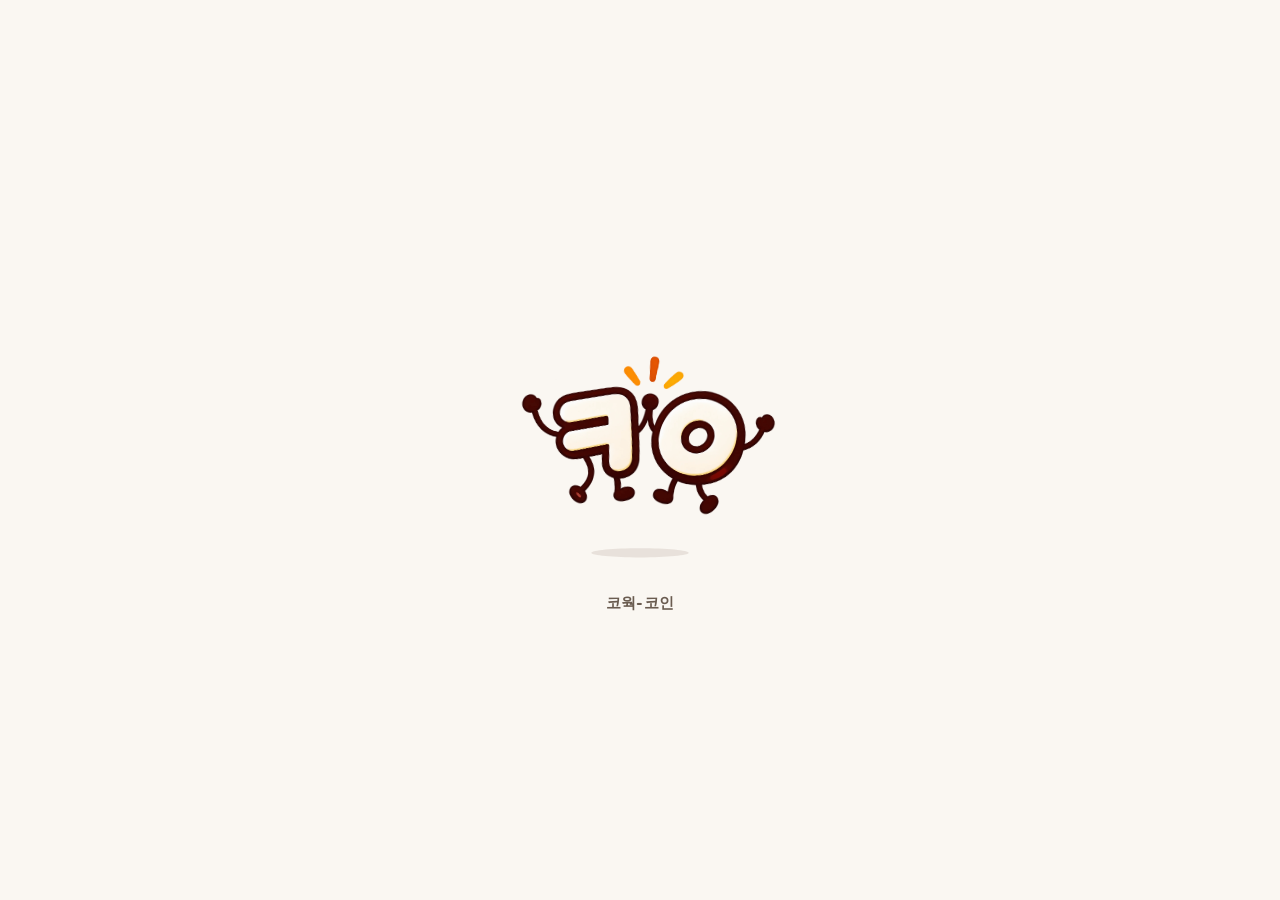
<file: index.html>
<!doctype html>
<html lang="ko">
  <head>
    <meta charset="UTF-8" />
    <meta name="viewport" content="width=device-width, initial-scale=1.0, viewport-fit=cover" />
    <meta name="description" content="코웍-코인 : 프로젝트 예산 관리 시스템 — 프로젝트는 함께일 때 더 맛있으니까!" />
    <meta name="theme-color" content="#FFFFFF" />
    <!-- 화면 모드를 첫 페인트 전에 적용 (src/lib/theme.ts 와 같은 키·규칙) -->
    <script>
      try {
        var t = localStorage.getItem('cowork-coin-theme');
        if (t !== 'light' && t !== 'dark') t = matchMedia('(prefers-color-scheme: dark)').matches ? 'dark' : 'light';
        // 로그인 전(세션 없음)이면 로그인 화면이 라이트 전용이라 라이트로 시작
        var st = JSON.parse(localStorage.getItem('cowork-coin-v5') || 'null');
        if (!st || !st.session) t = 'light';
        document.documentElement.dataset.theme = t;
      } catch (e) { /* 저장소 접근 불가 — 라이트로 시작 */ }
    </script>
    <meta name="apple-mobile-web-app-capable" content="yes" />
    <meta name="mobile-web-app-capable" content="yes" />
    <meta name="apple-mobile-web-app-status-bar-style" content="default" />
    <meta name="apple-mobile-web-app-title" content="코웍-코인" />

    <!-- Open Graph / Twitter — https://cw-coin.duckdns.org 은 빌드 시 VITE_SITE_URL(.env)로 치환 -->
    <meta property="og:type" content="website" />
    <meta property="og:site_name" content="코웍-코인" />
    <meta property="og:locale" content="ko_KR" />
    <meta property="og:url" content="https://cw-coin.duckdns.org/" />
    <meta property="og:title" content="코웍-코인 : 함께 하는 프로젝트, 맛있게 일해요!" />
    <meta property="og:description" content="함께 계획하고, 함께 성장하는 프로젝트 예산 관리 앱. 팀 회의비와 프로젝트 경비를 한곳에서 관리하세요." />
    <meta property="og:image" content="https://cw-coin.duckdns.org/og-image.jpg?v=2" />
    <meta property="og:image:type" content="image/jpeg" />
    <meta property="og:image:width" content="1200" />
    <meta property="og:image:height" content="630" />
    <meta property="og:image:alt" content="코웍-코인 앱 아이콘과 문구 — 함께 하는 프로젝트, 맛있게 일해요! 프로젝트 예산을 함께 계획하고 기록해요." />
    <meta name="twitter:card" content="summary_large_image" />
    <meta name="twitter:title" content="코웍-코인 : 함께 하는 프로젝트, 맛있게 일해요!" />
    <meta name="twitter:description" content="함께 계획하고, 함께 성장하는 프로젝트 예산 관리 앱" />
    <meta name="twitter:image" content="https://cw-coin.duckdns.org/og-image.jpg?v=2" />

    <link rel="icon" type="image/png" href="/icons/favicon-64.png" />
    <link rel="apple-touch-icon" href="/icons/apple-touch-icon.png" />
    <link rel="preconnect" href="https://fonts.googleapis.com" />
    <link rel="preconnect" href="https://fonts.gstatic.com" crossorigin />
    <link
      rel="stylesheet"
      href="https://fonts.googleapis.com/css2?family=Nunito:wght@400;600;700;800;900&family=Inter:wght@400;500;600;700;800&family=Noto+Sans+KR:wght@400;600;700;800;900&display=swap"
    />
    <title>코웍-코인 : 프로젝트 예산 관리 시스템</title>
    <script type="module" crossorigin src="/assets/index-DHhVmeT4.js"></script>
    <link rel="stylesheet" crossorigin href="/assets/index-BJsWTqJG.css">
  <link rel="manifest" href="/manifest.webmanifest"></head>
  <body>
    <div id="root"></div>
  </body>
</html>
</file>
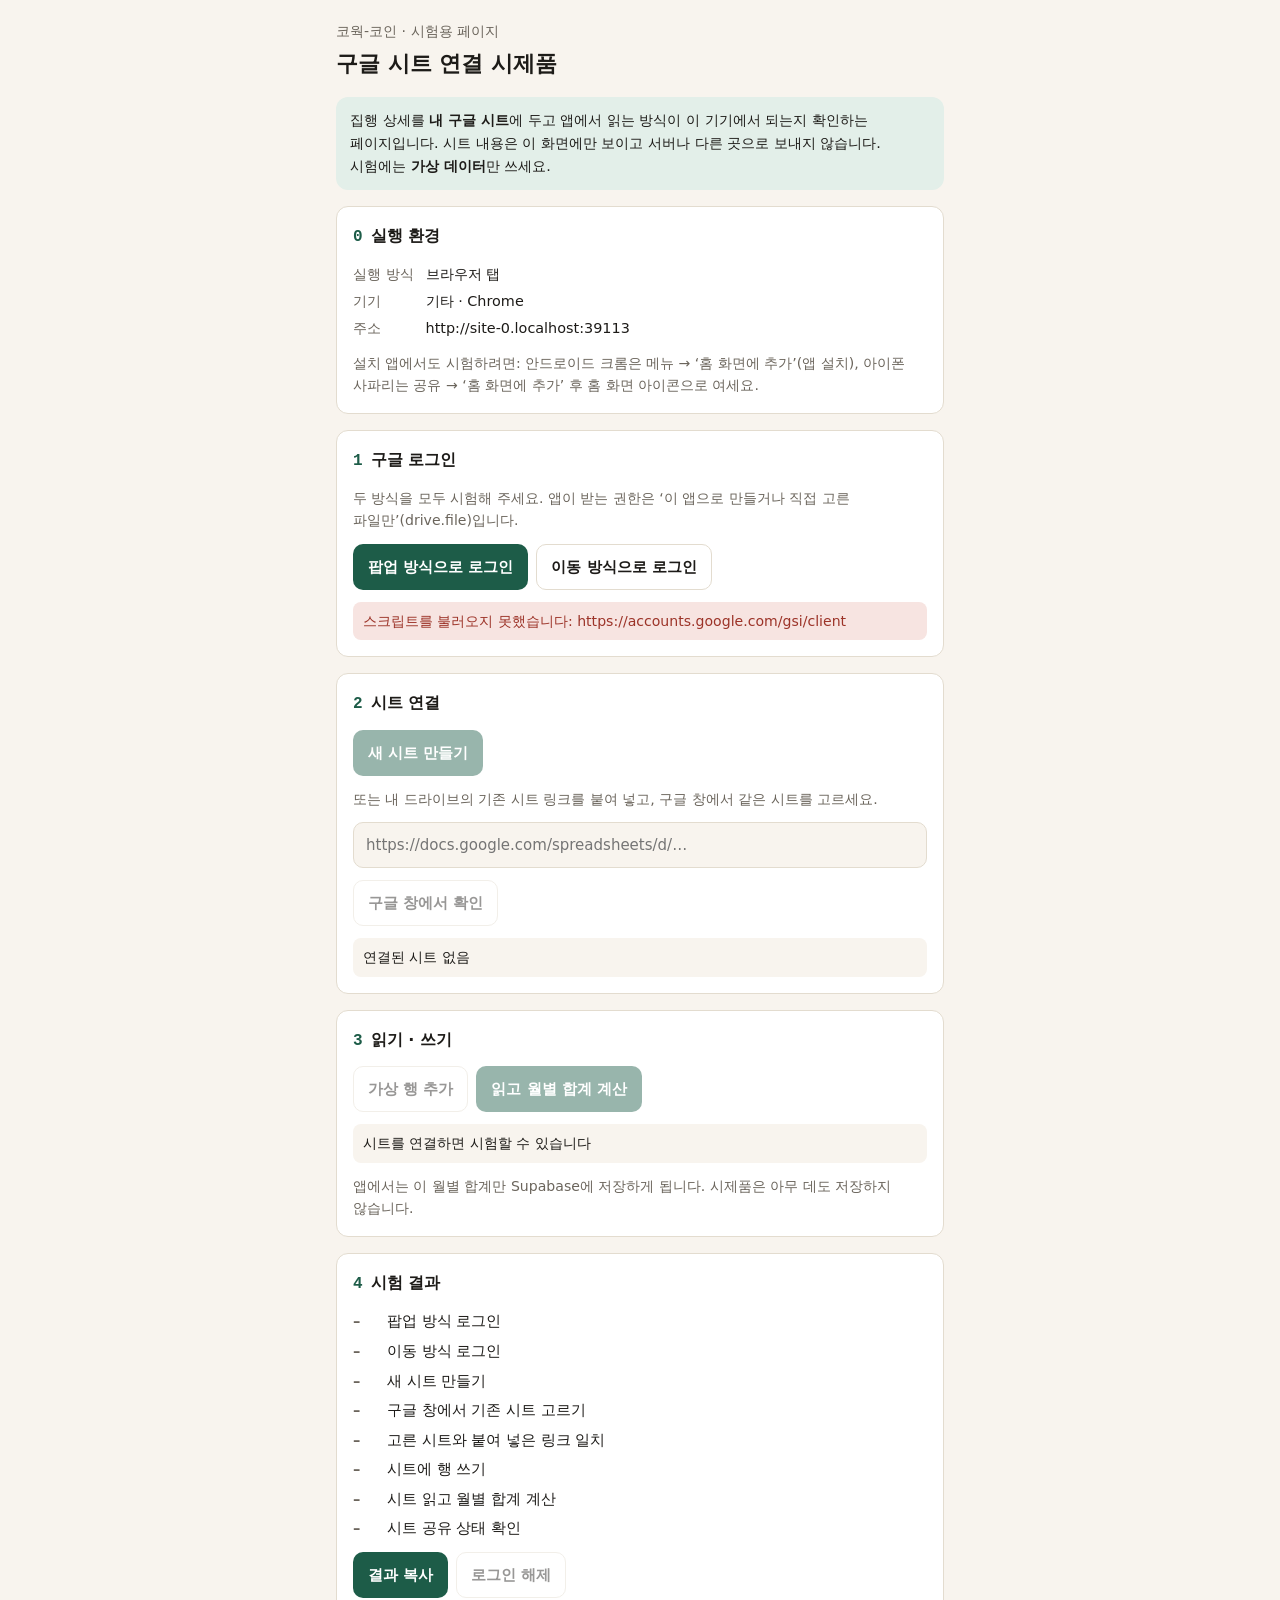
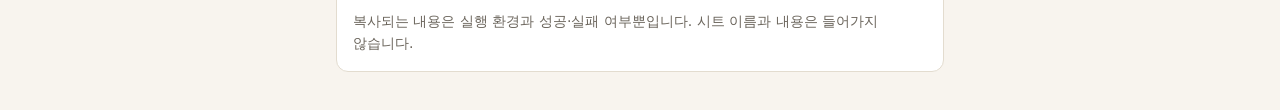
<file: poc/sheets/index.html>
<!doctype html>
<html lang="ko">
<head>
  <meta charset="UTF-8">
  <meta name="viewport" content="width=device-width, initial-scale=1.0, viewport-fit=cover">
  <meta name="robots" content="noindex, nofollow">
  <meta name="referrer" content="strict-origin-when-cross-origin">
  <meta name="theme-color" content="#FFFFFF">
  <meta name="apple-mobile-web-app-capable" content="yes">
  <meta name="mobile-web-app-capable" content="yes">
  <meta name="apple-mobile-web-app-title" content="시트 시제품">
  <link rel="manifest" href="./manifest.webmanifest">
  <link rel="apple-touch-icon" href="/icons/apple-touch-icon.png">
  <title>구글 시트 연결 시제품</title>
  <!--
    코웍-코인 · 집행 상세 비공개(구글 시트) 시제품 — 앱과 분리된 테스트 페이지
    · 확인할 것: 구글 로그인(팝업 · 이동 방식), 시트 만들기 · 고르기, 읽기 · 쓰기 — PC · 안드로이드 · 아이폰, 브라우저 · 설치 앱
    · 시트 내용은 이 화면에만 표시 — 서버 · 콘솔 · 저장소로 보내지 않음
    · 브라우저 저장소에는 시험 결과(성공/실패)와 연결한 파일 ID만 이 탭 동안 보관(sessionStorage)
    · 설정값(OAuth 클라이언트 ID · API 키 · 프로젝트 번호)은 공개돼도 되는 값 — 배포 때 config.js 로 생성 (deploy/SHEETS_POC.md)
  -->
  <style>
    :root {
      --bg: #f8f4ee; --surface: #fff; --fg: #1d1b18; --muted: #6b655c; --line: #e3dccf;
      --accent: #1d5c48; --accent-soft: #e3efe9; --bad: #9c3328; --bad-soft: #f7e4e1; --warn: #8a5300; --warn-soft: #f8eedd;
      color-scheme: light;
    }
    @media (prefers-color-scheme: dark) {
      :root { --bg: #141311; --surface: #1d1c19; --fg: #ece7df; --muted: #a39b8f; --line: #34312c;
        --accent: #72c4a5; --accent-soft: #1d2f28; --bad: #f0958a; --bad-soft: #3a211e; --warn: #e7b363; --warn-soft: #34291a; color-scheme: dark; }
    }
    * { box-sizing: border-box; }
    body { margin: 0; background: var(--bg); color: var(--fg); font: 15px/1.6 "Apple SD Gothic Neo", "Malgun Gothic", system-ui, sans-serif; word-break: keep-all; }
    main { max-width: 640px; margin: 0 auto; padding: max(20px, env(safe-area-inset-top)) max(16px, env(safe-area-inset-right)) 48px max(16px, env(safe-area-inset-left)); display: flex; flex-direction: column; gap: 16px; }
    h1 { font-size: 1.35rem; margin: 4px 0 0; }
    h2 { font-size: 1rem; margin: 0; display: flex; gap: 8px; align-items: baseline; }
    h2 .n { color: var(--accent); font-family: ui-monospace, Consolas, monospace; }
    p { margin: 0; }
    .muted { color: var(--muted); font-size: 0.88rem; }
    .card { background: var(--surface); border: 1px solid var(--line); border-radius: 12px; padding: 16px; display: flex; flex-direction: column; gap: 12px; }
    .notice { background: var(--accent-soft); border-radius: 12px; padding: 12px 14px; font-size: 0.9rem; }
    .warnbox { background: var(--warn-soft); color: var(--warn); border-radius: 10px; padding: 10px 12px; font-size: 0.88rem; }
    .row { display: flex; flex-wrap: wrap; gap: 8px; }
    button { font: inherit; font-weight: 600; border-radius: 10px; border: 1px solid var(--line); background: var(--surface); color: var(--fg); padding: 10px 14px; min-height: 44px; cursor: pointer; }
    button.primary { background: var(--accent); color: #fff; border-color: transparent; }
    @media (prefers-color-scheme: dark) { button.primary { color: #10201a; } }
    button:disabled { opacity: 0.45; cursor: not-allowed; }
    input { font: inherit; width: 100%; padding: 10px 12px; min-height: 44px; border-radius: 10px; border: 1px solid var(--line); background: var(--bg); color: var(--fg); }
    .status { font-size: 0.88rem; padding: 8px 10px; border-radius: 8px; background: var(--bg); min-height: 1.6em; white-space: pre-wrap; }
    .status.ok { background: var(--accent-soft); color: var(--accent); }
    .status.bad { background: var(--bad-soft); color: var(--bad); }
    dl { display: grid; grid-template-columns: auto 1fr; gap: 4px 12px; margin: 0; font-size: 0.9rem; }
    dt { color: var(--muted); }
    dd { margin: 0; min-width: 0; overflow-wrap: anywhere; }
    table { width: 100%; border-collapse: collapse; font-size: 0.9rem; font-variant-numeric: tabular-nums; }
    th, td { text-align: left; padding: 8px 6px; border-bottom: 1px solid var(--line); }
    th { color: var(--muted); font-weight: 600; font-size: 0.82rem; }
    td.num, th.num { text-align: right; }
    ul.checks { list-style: none; margin: 0; padding: 0; display: flex; flex-direction: column; gap: 6px; font-size: 0.92rem; }
    ul.checks li { display: grid; grid-template-columns: 28px 1fr; gap: 6px; }
    .mark { font-weight: 700; }
    .mark.ok { color: var(--accent); } .mark.bad { color: var(--bad); } .mark.none { color: var(--muted); }
    .hidden { display: none !important; }
  </style>
</head>
<body>
<main>
  <header>
    <p class="muted">코웍-코인 · 시험용 페이지</p>
    <h1>구글 시트 연결 시제품</h1>
  </header>

  <p class="notice">집행 상세를 <b>내 구글 시트</b>에 두고 앱에서 읽는 방식이 이 기기에서 되는지 확인하는 페이지입니다. 시트 내용은 이 화면에만 보이고 서버나 다른 곳으로 보내지 않습니다. 시험에는 <b>가상 데이터</b>만 쓰세요.</p>

  <p id="configWarn" class="warnbox hidden">설정값(config.js)이 없어 구글 기능을 시험할 수 없습니다. deploy/SHEETS_POC.md 의 준비 단계를 먼저 해 주세요.</p>

  <section class="card">
    <h2><span class="n">0</span>실행 환경</h2>
    <dl>
      <dt>실행 방식</dt><dd id="envMode">-</dd>
      <dt>기기</dt><dd id="envDevice">-</dd>
      <dt>주소</dt><dd id="envOrigin">-</dd>
    </dl>
    <p class="muted" id="installHint">설치 앱에서도 시험하려면: 안드로이드 크롬은 메뉴 → ‘홈 화면에 추가’(앱 설치), 아이폰 사파리는 공유 → ‘홈 화면에 추가’ 후 홈 화면 아이콘으로 여세요.</p>
  </section>

  <section class="card">
    <h2><span class="n">1</span>구글 로그인</h2>
    <p class="muted">두 방식을 모두 시험해 주세요. 앱이 받는 권한은 ‘이 앱으로 만들거나 직접 고른 파일만’(drive.file)입니다.</p>
    <div class="row">
      <button class="primary" id="btnPopup">팝업 방식으로 로그인</button>
      <button id="btnRedirect">이동 방식으로 로그인</button>
    </div>
    <div class="status" id="stLogin">로그인 전</div>
  </section>

  <section class="card">
    <h2><span class="n">2</span>시트 연결</h2>
    <div class="row"><button class="primary" id="btnCreate" disabled>새 시트 만들기</button></div>
    <p class="muted">또는 내 드라이브의 기존 시트 링크를 붙여 넣고, 구글 창에서 같은 시트를 고르세요.</p>
    <input id="inLink" type="url" inputmode="url" autocomplete="off" placeholder="https://docs.google.com/spreadsheets/d/…">
    <div class="row"><button id="btnPick" disabled>구글 창에서 확인</button></div>
    <div class="status" id="stSheet">연결된 시트 없음</div>
    <dl id="sheetInfo" class="hidden">
      <dt>시트 이름</dt><dd id="siName">-</dd>
      <dt>공유 상태</dt><dd id="siShared">-</dd>
      <dt>열기</dt><dd><a id="siLink" href="#" target="_blank" rel="noopener noreferrer">구글 시트에서 열기</a></dd>
    </dl>
  </section>

  <section class="card">
    <h2><span class="n">3</span>읽기 · 쓰기</h2>
    <div class="row">
      <button id="btnAppend" disabled>가상 행 추가</button>
      <button class="primary" id="btnRead" disabled>읽고 월별 합계 계산</button>
    </div>
    <div class="status" id="stData">시트를 연결하면 시험할 수 있습니다</div>
    <table id="totals" class="hidden">
      <thead><tr><th>월</th><th>예산</th><th class="num">건수</th><th class="num">합계</th></tr></thead>
      <tbody></tbody>
    </table>
    <p class="muted">앱에서는 이 월별 합계만 Supabase에 저장하게 됩니다. 시제품은 아무 데도 저장하지 않습니다.</p>
  </section>

  <section class="card">
    <h2><span class="n">4</span>시험 결과</h2>
    <ul class="checks" id="checks"></ul>
    <div class="row">
      <button class="primary" id="btnCopy">결과 복사</button>
      <button id="btnRevoke" disabled>로그인 해제</button>
    </div>
    <p class="muted">복사되는 내용은 실행 환경과 성공·실패 여부뿐입니다. 시트 이름과 내용은 들어가지 않습니다.</p>
  </section>
</main>
<script src="./config.js" onerror="window.POC_CONFIG = window.POC_CONFIG || null"></script>
<script src="./app.js"></script>
</body>
</html>
</file>
<file: assets/index-BJsWTqJG.css>
.card{background:var(--surface);border:1px solid var(--line);border-radius:var(--r-xl);box-shadow:var(--shadow-card)}.card--pad{padding:22px}.card--pad-lg{padding:24px}@media(max-width:640px){.card--pad,.card--pad-lg{padding:18px}}@media(max-width:360px){.card--pad,.card--pad-lg{padding:16px}}.card.is-clickable{cursor:pointer}.card--hover{transition:transform .18s ease,box-shadow .18s ease,border-color .18s ease}@media(hover:hover){.card--hover:hover{transform:translateY(-2px);box-shadow:var(--shadow-card-hover);border-color:var(--line-input)}}.card--clip{overflow:hidden}.card__head{padding:20px 20px 14px;border-bottom:1px solid var(--line-soft)}.badge{display:inline-flex;align-items:center;gap:3px;flex-shrink:0;padding:1px 8px;border-radius:var(--r-pill);border:1px solid color-mix(in srgb,currentColor var(--tag-line),transparent);font-size:calc(11.5px * var(--fs));font-weight:700;white-space:nowrap}.badge--sm{padding:0 6px;font-size:calc(11px * var(--fs))}.badge--lg{min-height:28px;padding:0 11px;font-size:calc(12px * var(--fs))}.badge--outline{border-color:var(--line-input);background:var(--surface);color:var(--muted)}.badge--dark{background:var(--track);color:var(--ink)}.badge--tint{background:color-mix(in srgb,var(--c) var(--tag-tint),transparent);color:color-mix(in srgb,var(--c) 50%,var(--text))}.badge--btn{cursor:pointer;transition:filter .15s}.badge--btn:not(:disabled):hover{filter:brightness(.96)}.badge--btn:disabled{cursor:not-allowed;opacity:.75}.badge--btn:focus-visible{outline:2px solid var(--focus);outline-offset:2px}.badge--lg.badge--green,.badge--lg.badge--gray{border-color:color-mix(in srgb,currentColor 24%,transparent)}.badge--green{background:var(--tag-green-bg);color:var(--success-600)}.badge--amber{background:var(--tag-amber-bg);color:var(--primary-700)}.badge--red{background:var(--tag-red-bg);color:var(--danger-700)}.badge--blue{background:var(--tag-amber-bg);color:var(--primary-600)}.badge--purple{background:var(--tag-violet-bg);color:var(--violet-700)}.badge--gray{background:var(--tag-gray-bg);color:var(--muted)}.progress{height:var(--h, 7px);background:var(--track);border-radius:var(--r-pill);overflow:hidden}.progress__bar{height:100%;border-radius:var(--r-pill);transition:width .7s cubic-bezier(.4,0,.2,1)}.progress__bar--blue{background:var(--grad-bar)}.progress__bar--green{background:var(--grad-success)}.progress__bar--amber{background:var(--grad-warning)}.progress__bar--red{background:var(--grad-danger)}.btn{display:inline-flex;align-items:center;justify-content:center;gap:6px;min-height:var(--ctl-h);padding:7px 17px;border-radius:var(--r-md);border:1.5px solid transparent;font-size:calc(13.5px * var(--fs));font-weight:700;letter-spacing:.01em;white-space:nowrap;transition:filter .15s,background .15s,border-color .15s,color .15s}.btn--sm{min-height:var(--ctl-h-sm);padding:4px 13px;font-size:calc(12.5px * var(--fs))}.btn--block{width:100%}.btn:disabled{opacity:.45}.btn--primary{background:var(--grad-primary);color:var(--ink);box-shadow:var(--shadow-btn)}.btn--secondary{background:var(--surface);color:var(--text-2);border:1.5px solid var(--line-input);box-shadow:var(--shadow-xs)}.btn--ghost{color:var(--primary-600)}.btn.btn--link{padding:2px 0;min-height:0;border:0;background:none;box-shadow:none;color:var(--primary-600);letter-spacing:0}.btn--link:not(:disabled):hover{text-decoration:underline;text-underline-offset:2px}.btn--inverse{background:var(--inverse-bg);color:var(--ink)}.btn--danger{background:var(--btn-danger-bg);color:var(--btn-danger-text);border:1.5px solid var(--btn-danger-line)}@media(hover:hover){.btn:not(:disabled):hover{filter:var(--hover-dim)}.btn--ghost:not(:disabled):hover{background:var(--primary-50);filter:none}.btn--link:not(:disabled):hover{filter:none}}.btn-dashed{width:100%;padding:8px 14px;border-radius:var(--r-md);border:1.5px dashed var(--primary-200);color:var(--primary-600);font-size:calc(12.5px * var(--fs));font-weight:700;transition:background .15s}.btn-dashed:hover{background:var(--primary-50)}.icon-btn{position:relative;flex-shrink:0;display:inline-flex;align-items:center;justify-content:center;width:36px;height:36px;border-radius:var(--r-md);border:1px solid var(--line);color:var(--muted);transition:background .15s,color .15s,border-color .15s}.icon-btn:hover{background:var(--primary-25);color:var(--primary-700);border-color:var(--primary-200)}.icon-btn--danger{color:var(--faint-2)}.icon-btn--danger:hover{background:var(--danger-100);color:var(--danger-600);border-color:var(--danger-200)}.icon-btn--sm{width:32px;height:32px;border-radius:var(--r-sm);border-color:var(--line-input)}.icon-btn--primary{color:var(--primary-600)}.icon-btn--primary:hover{background:var(--primary-50);border-color:var(--primary-300)}.icon-btn--red{color:var(--danger-600)}.icon-btn--red:hover{background:var(--danger-50);color:var(--danger-600);border-color:var(--danger-200)}.icon-btn--remove{width:32px;height:32px;border-radius:var(--r-sm);border-color:var(--danger-200);background:var(--danger-50);color:var(--danger-600)}.icon-btn--remove:hover{background:var(--danger-100);color:var(--danger-600);border-color:var(--danger-200)}.icon-btn:disabled{opacity:.35;pointer-events:none}.icon-btn__dot{position:absolute;top:5px;right:5px;width:7px;height:7px;background:var(--danger);border:1.5px solid var(--white);border-radius:var(--r-pill)}.checkbox{width:18px;height:18px;margin:0;flex-shrink:0;cursor:pointer;vertical-align:middle}.checkbox--primary{accent-color:var(--primary-600)}.checkbox--success{accent-color:var(--success)}.checkbox:disabled{cursor:not-allowed}.switch{position:relative;display:inline-flex;align-items:center;gap:8px;cursor:pointer}.switch input{position:absolute;opacity:0;width:38px;height:22px;margin:0;cursor:pointer}.switch__track{position:relative;width:38px;height:22px;flex-shrink:0;border-radius:var(--r-pill);background:var(--line-input);transition:background .15s}.switch__track:after{content:"";position:absolute;top:3px;left:3px;width:16px;height:16px;border-radius:50%;background:var(--white);box-shadow:var(--shadow-xs);transition:transform .15s}.switch input:checked+.switch__track{background:var(--primary)}.switch input:checked+.switch__track:after{transform:translate(16px)}.switch input:focus-visible+.switch__track{outline:2px solid var(--focus);outline-offset:2px}.switch__text{font-size:calc(12.5px * var(--fs));font-weight:600;color:var(--muted)}.switch.is-locked{cursor:not-allowed;opacity:.6}.switch.is-locked input{cursor:not-allowed}.step-nav{display:inline-flex;align-items:center;gap:2px}.step-nav__btn{width:26px;height:26px;flex-shrink:0;border-radius:50%;color:var(--primary-600);display:inline-flex;align-items:center;justify-content:center;transition:background .15s}.step-nav__btn:hover:not(:disabled){background:var(--primary-50)}.step-nav__btn:disabled{color:var(--faint-3);cursor:default}.step-nav__value{display:inline-flex;align-items:center;justify-content:center;gap:5px;padding:0 4px;font-family:var(--font-display);font-size:calc(13.5px * var(--fs));font-weight:900;white-space:nowrap}.step-nav__value.is-pick{height:28px;padding:0 8px;border-radius:var(--r-pill);background:var(--pick-bg);cursor:pointer;transition:background .15s}.step-nav__value.is-pick:hover,.step-nav.is-open .step-nav__value.is-pick{background:var(--pick-bg-hover)}.step-nav__value.is-pick:focus-visible{outline:2px solid var(--focus);outline-offset:1px}.step-nav--pill{height:var(--ctl-h);padding:0 4px;border-radius:var(--r-pill);border:1px solid var(--line);background:var(--surface)}.step-nav--bar{display:flex;justify-content:space-between;margin-bottom:12px}.chip{padding:6px 15px;border-radius:var(--r-pill);border:1.5px solid var(--line-input);background:var(--surface);font-size:calc(12.5px * var(--fs));font-weight:700;color:var(--muted);transition:all .15s}.chip__count{margin-left:3px;font-weight:600;opacity:.75;font-variant-numeric:tabular-nums}.chip:hover{border-color:var(--primary-300)}.chip.is-active{background:var(--grad-primary);border-color:transparent;color:var(--ink)}.chip-row{display:flex;gap:6px;flex-wrap:wrap}.segmented{display:inline-flex;gap:2px;padding:3px;border-radius:var(--r-md);background:var(--line-soft)}.segmented__btn{padding:5px 12px;border-radius:var(--r-sm);font-size:calc(12px * var(--fs));font-weight:700;color:var(--faint);transition:all .15s}.segmented__btn.is-active{background:var(--segment-thumb);color:var(--text);box-shadow:var(--shadow-xs)}.field{display:flex;flex-direction:column;gap:5px;margin-bottom:14px}.field:last-child{margin-bottom:0}.field__label,.label{display:block;font-size:calc(12.5px * var(--fs));font-weight:600;color:var(--muted)}.label{margin-bottom:5px;font-size:calc(12px * var(--fs))}.field__hint{font-size:calc(11.5px * var(--fs));color:var(--faint-2)}.input{width:100%;min-height:var(--ctl-h);padding:7px 12px;border:1.5px solid var(--line-input);border-radius:var(--r-md);background:var(--surface);color:var(--text);font-size:calc(13.5px * var(--fs));outline:none;transition:border-color .15s,box-shadow .15s}.input-clear{position:relative;display:block;width:100%}.input.has-clear{padding-right:36px}.input-clear__btn{position:absolute;top:50%;right:8px;transform:translateY(-50%);display:grid;place-items:center;width:22px;height:22px;border:0;border-radius:50%;background:var(--line);color:var(--muted);cursor:pointer}.input-clear__btn:hover{background:var(--faint);color:var(--surface)}.input::placeholder{color:var(--faint)}.input:focus{border-color:var(--primary);box-shadow:var(--ring)}.input:disabled{background:var(--surface-muted);color:var(--faint);cursor:not-allowed}.input--lg{padding:11px 13px;font-size:calc(14px * var(--fs))}.select{cursor:pointer}.select--auto{width:auto}.select--sm{width:auto;padding:6px 12px;font-size:calc(12.5px * var(--fs));font-weight:600;max-width:220px}.amount-input{position:relative}.amount-field{display:flex;flex-direction:column;gap:4px;min-width:0}.amount-field__hangul{min-height:1.4em;padding-right:2px;text-align:right;font-size:calc(12px * var(--fs));font-weight:700;line-height:1.4;color:var(--primary-700);overflow-wrap:anywhere}.amount-input .input{padding-right:28px;text-align:right}.amount-input__suffix{position:absolute;right:10px;top:50%;transform:translateY(-50%);font-size:calc(12px * var(--fs));color:var(--faint);pointer-events:none}.pw-input{position:relative}.pw-input .input{padding:11px 44px 11px 13px;font-size:calc(14px * var(--fs))}.pw-input__toggle{position:absolute;right:8px;top:50%;transform:translateY(-50%);padding:5px;border-radius:var(--r-sm);color:var(--faint-2)}.pw-input__toggle:hover{color:var(--muted)}.alert{display:flex;gap:10px;padding:12px 14px;border-radius:var(--r-lg);font-size:calc(13px * var(--fs));line-height:1.55}.alert__icon{flex-shrink:0;display:inline-flex;margin-top:calc(1.5px * var(--fs))}.alert__icon svg{width:calc(17px * var(--fs));height:calc(17px * var(--fs))}.alert__body{flex:1;min-width:0}.alert__body strong{display:block;margin-bottom:2px}.alert--info{background:var(--primary-50);border:1px solid var(--primary-200);color:var(--primary-700)}.alert--warn{background:var(--warning-50);border:1px solid var(--warning-200);color:var(--warning-800)}.alert--danger{background:var(--danger-50);border:1px solid var(--danger-200);color:var(--danger-700)}.alert--success{background:var(--success-50);border:1px solid var(--success-200);color:var(--success-600)}.toast{position:fixed;left:50%;bottom:calc(28px + var(--safe-bottom));z-index:var(--z-toast);display:flex;align-items:center;gap:10px;width:max-content;max-width:min(560px,calc(100vw - 32px));padding:13px 18px 13px 14px;border-radius:var(--r-xl);background:var(--surface-raised);border:1px solid var(--line);box-shadow:var(--shadow-float);color:var(--text);font-size:calc(13.5px * var(--fs));font-weight:700;line-height:1.5;transform:translate(-50%,16px);opacity:0;visibility:hidden;pointer-events:none;transition:transform .22s cubic-bezier(.2,.8,.2,1),opacity .22s ease,visibility 0s linear .22s}.toast.is-show{transform:translate(-50%);opacity:1;visibility:visible;transition-delay:0s}.toast__icon{flex-shrink:0;display:inline-flex;align-items:center;justify-content:center;width:22px;height:22px;border-radius:50%;background:var(--success-50);color:var(--success-600)}.toast__msg{min-width:0;overflow-wrap:anywhere}.toast--warn{border-color:var(--warning-200);box-shadow:inset 3px 0 0 var(--warning),var(--shadow-float)}.toast--warn .toast__icon{background:var(--warning-50);color:var(--warning-800)}@media(prefers-reduced-motion:reduce){.toast{transition:opacity .15s ease,visibility 0s linear .15s;transform:translate(-50%)}}@media(max-width:1024px){.toast{bottom:calc(var(--bottom-nav-h) + var(--safe-bottom) + 12px)}body:has(.fab) .toast{bottom:calc(var(--bottom-nav-h) + var(--safe-bottom) + 84px)}body:has(.exec-bar) .toast{bottom:calc(var(--kb-offset, 0px) + 76px + var(--safe-bottom) + 12px)}.toast{background:var(--text);border-color:transparent;color:var(--surface);box-shadow:0 8px 24px #00000047}.toast__icon{background:var(--success);color:#fff}.toast--warn{border-color:transparent;box-shadow:inset 3px 0 0 var(--warning),0 8px 24px #00000047}.toast--warn .toast__icon{background:var(--warning);color:#fff}}.confirm-layer{position:fixed;left:50%;bottom:calc(28px + var(--safe-bottom));z-index:var(--z-toast);transform:translate(-50%);width:min(560px,calc(100vw - 32px));padding:18px 20px 16px;border-radius:var(--r-xl);background:var(--surface-raised);border:1px solid var(--line);box-shadow:var(--shadow-float);animation:confirm-layer-up .22s cubic-bezier(.2,.8,.2,1) both}.confirm-layer--danger{border-color:var(--danger-200);box-shadow:inset 3px 0 0 var(--danger),var(--shadow-float)}.confirm-layer__msg{margin:0 0 14px;font-size:calc(13.5px * var(--fs));font-weight:600;line-height:1.6;color:var(--text-2);overflow-wrap:anywhere}.confirm-layer__msg b{color:var(--primary-700);font-weight:900}.confirm-layer--danger .confirm-layer__msg b{color:var(--danger-700)}.confirm-layer__title{display:block;margin-bottom:4px;font-size:calc(15px * var(--fs));font-weight:900;color:var(--text)}.confirm-layer__btns{display:flex;justify-content:flex-end;gap:8px;flex-wrap:wrap}@keyframes confirm-layer-up{0%{opacity:0;transform:translate(-50%,16px)}to{opacity:1;transform:translate(-50%)}}@media(prefers-reduced-motion:reduce){.confirm-layer{animation:none}}@media(max-width:1024px){.confirm-layer{bottom:calc(var(--bottom-nav-h) + var(--safe-bottom) + 12px)}body:has(.fab) .confirm-layer{bottom:calc(var(--bottom-nav-h) + var(--safe-bottom) + 84px)}body:has(.exec-bar) .confirm-layer{bottom:calc(var(--kb-offset, 0px) + 76px + var(--safe-bottom) + 12px)}}@media(max-width:480px){.confirm-layer__btns{display:grid;grid-template-columns:1fr 1fr}.confirm-layer__btns:has(>:nth-child(3))>:last-child{grid-column:1 / -1;order:-1}}.empty{text-align:center;padding:44px 20px;color:var(--faint)}.empty__icon{font-size:calc(34px * var(--fs));margin-bottom:10px}.empty__msg{font-size:calc(13.5px * var(--fs));font-weight:700;color:var(--text-3)}.empty__sub{font-size:calc(12.5px * var(--fs));margin-top:4px}.kv{display:flex;align-items:center;justify-content:space-between;padding:7px 0;font-size:calc(13px * var(--fs));border-bottom:1px solid var(--line-soft)}.kv:last-child{border-bottom:0}.kv__label{color:var(--faint)}.kv__value{font-weight:700}.kv__value.is-accent{color:var(--primary-600)}.divider{height:1px;border:0;background:var(--line-soft);margin:18px 0}.page-head{display:flex;align-items:flex-start;justify-content:space-between;gap:16px;flex-wrap:wrap;margin-bottom:24px}.page-head__main{display:flex;align-items:flex-start;gap:12px;min-width:0}.page-head__eyebrow{font-size:calc(12px * var(--fs));font-weight:600;color:var(--faint);letter-spacing:.06em;margin-bottom:4px}.page-head__title{font-size:calc(23px * var(--fs));font-weight:900}.page-head__title-row{display:flex;align-items:center;gap:14px;flex-wrap:wrap;min-height:40px}.page-head__sub{font-size:calc(13px * var(--fs));color:var(--faint);margin-top:4px}.page-head__actions{display:flex;align-items:center;gap:8px;flex-wrap:wrap}.page-head__back{margin-top:2px;width:34px;height:34px;flex-shrink:0;display:flex;align-items:center;justify-content:center;border:1.5px solid var(--line);border-radius:var(--r-md);color:var(--muted);transition:all .15s}.page-head__back:hover{background:var(--primary-25);border-color:var(--primary-200);color:var(--primary-600)}@media(max-width:1024px){.page-head__main>div:last-child{display:none}.page-head__main:not(:has(.page-head__back)){display:none}.page-head__actions:not(:has(>:not(.exec-cta,.hide-mobile))){display:none}.page-head:not(:has(.page-head__back)):not(:has(.page-head__actions>:not(.exec-cta,.hide-mobile))){display:none}}@media(max-width:640px){.page-head{margin-bottom:18px;gap:12px}.page-head__title{font-size:calc(20px * var(--fs))}.page-head__actions{width:100%}.page-head__actions>.btn{flex:1}}.section-head{display:flex;align-items:flex-start;gap:8px;margin-bottom:16px}.section-head__title{font-size:calc(14.5px * var(--fs));font-weight:800}.section-head__sub{font-size:calc(12.5px * var(--fs));color:var(--faint);margin-top:2px}.tabs{display:flex;border-bottom:1px solid var(--line);margin-bottom:18px;overflow-x:auto}.tabs__tab{flex:0 0 auto;min-width:calc(140px * var(--fs));min-height:48px;margin-bottom:-1px;padding:11px 16px;white-space:nowrap;text-align:center;border-bottom:3px solid transparent;font-size:calc(14px * var(--fs));font-weight:700;color:var(--faint);transition:color .15s,border-color .15s}.tabs__tab:hover{color:var(--muted)}.tabs__tab.is-active{color:var(--text);font-weight:800;border-bottom-color:var(--primary)}@media(max-width:1024px){.tabs__tab{flex:1 1 0;min-width:0;padding-left:6px;padding-right:6px;white-space:normal;word-break:keep-all;line-height:1.25}}.table-wrap{position:relative;overflow-x:auto;-webkit-overflow-scrolling:touch}.table th{padding:10px 18px;background:var(--surface-muted);font-size:calc(12px * var(--fs));font-weight:700;color:var(--faint);text-align:left;letter-spacing:.04em;white-space:nowrap}.table td{padding:13px 18px;border-bottom:1px solid var(--line-soft);font-size:calc(13.5px * var(--fs));vertical-align:middle}.table tbody tr:last-child td{border-bottom:0}.table tr.is-clickable{cursor:pointer;transition:background .15s}.table tr.is-clickable:hover{background:var(--surface-alt)}.table tr.is-selected,.table tr.is-selected:hover{background:var(--primary-50)}@keyframes row-flash{0%,35%{box-shadow:inset 0 0 0 2px var(--primary);background:var(--primary-50)}to{box-shadow:inset 0 0 0 2px transparent}}.table tr.is-flash td{animation:row-flash 1.8s ease both}.table .t-right{text-align:right}.table .t-center{text-align:center}.table .t-nowrap{white-space:nowrap}.table thead th,.table thead th.t-right,.table thead th.t-center{text-align:center}.table .t-muted{color:var(--muted)}.table .t-strong{font-weight:700}@media(max-width:640px){.table th{padding:9px 12px}.table td{padding:11px 12px;font-size:calc(13px * var(--fs))}}.avatar{display:inline-flex;align-items:center;justify-content:center;flex-shrink:0;background:var(--grad-coin);color:var(--ink);font-family:var(--font-display);font-weight:900}.avatar--sm{width:28px;height:28px;border-radius:var(--r-sm);font-size:calc(12px * var(--fs))}.avatar--md{width:40px;height:40px;border-radius:var(--r-lg);font-size:calc(16px * var(--fs))}.avatar--lg{width:56px;height:56px;border-radius:var(--r-2xl);font-size:calc(22px * var(--fs))}.avatar.is-muted{background:var(--line);color:var(--faint)}.mtag{flex-shrink:0;padding:2px 8px;border-radius:var(--r-xs);white-space:nowrap;box-shadow:inset 0 0 0 1px color-mix(in srgb,currentColor var(--tag-line),transparent);font-family:var(--font-display);font-size:calc(11.5px * var(--fs));font-weight:800;letter-spacing:.02em}.mtag.is-blue{background:var(--tag-green-bg);color:var(--success-600)}.mtag.is-amber{background:var(--tag-amber-bg);color:var(--primary-600)}.mtag.is-red{background:var(--tag-red-soft-bg);color:var(--danger-600)}.mtag.is-end{background:var(--line-soft);color:var(--faint);font-family:var(--font-body);font-size:calc(11px * var(--fs));font-weight:700}.mtag--lg{width:46px;height:38px;padding:0;border-radius:var(--r-lg);display:inline-flex;align-items:center;justify-content:center;font-size:calc(13px * var(--fs))}.mtag--lg.is-end{font-size:calc(12px * var(--fs))}.month-field{position:relative}.month-field__btn{width:100%;display:flex;align-items:center;justify-content:space-between;gap:8px;min-height:var(--ctl-h);padding:7px 12px;border-radius:var(--r-md);border:1.5px solid var(--line-input);background:var(--surface);font-size:calc(13.5px * var(--fs));font-weight:600;text-align:left;transition:border-color .15s,box-shadow .15s}.month-field__btn.is-empty{color:var(--faint)}.month-field__btn.is-open{border-color:var(--primary);box-shadow:var(--ring)}.month-field__btn svg{opacity:.5;flex-shrink:0}.month-field__box{cursor:text}.month-field__box:focus-within{border-color:var(--primary);box-shadow:var(--ring)}.month-field__box.is-partial{border-color:var(--warning)}.month-field__input{flex:1;min-width:0;width:100%;padding:0;border:0;outline:none;background:transparent;color:var(--text);font:inherit;font-weight:inherit;letter-spacing:inherit}.month-field__input::placeholder{color:var(--faint);font-weight:600}.month-field__cal{display:grid;place-items:center;flex-shrink:0;margin:-4px -6px -4px 0;padding:4px 6px;border:0;border-radius:var(--r-xs);background:none;color:inherit;cursor:pointer}.month-field__cal:hover{background:var(--surface-muted)}.popover{z-index:var(--z-picker);overflow:auto;overscroll-behavior:contain;border-radius:var(--r-lg);border:1px solid var(--line);background:var(--surface-raised);box-shadow:var(--shadow-pop)}.month-picker{min-width:236px;padding:14px}.month-picker__grid{display:grid;grid-template-columns:repeat(4,1fr);gap:4px}.month-picker__grid--year{grid-template-columns:repeat(3,1fr)}.month-picker__cell:disabled{background:none;color:var(--faint-3);cursor:default}.month-picker__cell{padding:8px 4px;border-radius:var(--r-md);border:1.5px solid transparent;background:var(--surface-muted);font-size:calc(12px * var(--fs));font-weight:700;color:var(--text-2);transition:all .12s}.month-picker__cell:hover:not(:disabled){background:var(--primary-50)}.month-picker__cell.is-selected{background:var(--grad-primary);border-color:var(--primary);color:var(--ink)}.date-picker{width:280px;padding:14px}.date-picker__week,.date-picker__grid{display:grid;grid-template-columns:repeat(7,1fr);gap:2px}.date-picker__week{margin-bottom:4px}.date-picker__week span{padding:4px 0;text-align:center;font-size:calc(11px * var(--fs));font-weight:700;color:var(--faint)}.date-picker__day{aspect-ratio:1;border-radius:var(--r-md);border:1.5px solid transparent;font-size:calc(12.5px * var(--fs));font-weight:600;color:var(--text-2);transition:background .12s}.date-picker .is-sun{color:var(--log-plus)}.date-picker .is-sat{color:var(--log-minus)}.date-picker__day:hover{background:var(--primary-50)}.date-picker__day.is-off{color:var(--faint-3);text-decoration:line-through;cursor:not-allowed;background:none}.date-picker__day.is-today{border-color:var(--primary-300);font-weight:800}.date-picker__day.is-selected{background:var(--grad-primary);border-color:var(--primary);color:var(--ink);font-weight:800}.date-picker__foot{display:flex;justify-content:space-between;margin-top:10px;padding-top:10px;border-top:1px solid var(--line-soft)}.date-picker__foot button{padding:5px 10px;border-radius:var(--r-sm);font-size:calc(12.5px * var(--fs));font-weight:700;color:var(--primary-600)}.date-picker__foot button:hover{background:var(--primary-25)}.date-picker__foot button+button{color:var(--faint)}.sbox__btn{display:flex;align-items:center;justify-content:space-between;gap:8px;text-align:left}.sbox__value{min-width:0;overflow:hidden;text-overflow:ellipsis;white-space:nowrap}.sbox__btn.is-empty .sbox__value{color:var(--faint)}.sbox__chev{flex-shrink:0;color:var(--faint);transition:transform .15s}.sbox__btn.is-open .sbox__chev{transform:rotate(180deg)}.input.select.is-open{border-color:var(--primary);box-shadow:var(--ring)}.input.select:disabled{background:var(--surface-muted);color:var(--faint);cursor:not-allowed}.sbox__pop{padding:6px}.sbox__list{display:flex;flex-direction:column;gap:1px}.sbox__opt{display:flex;align-items:center;justify-content:space-between;gap:12px;padding:9px 12px;border-radius:var(--r-sm);cursor:pointer;font-size:calc(13px * var(--fs));font-weight:600;color:var(--text-2);white-space:nowrap}.sbox__opt.is-active{background:var(--primary-25)}.sbox__opt.is-selected{background:var(--primary-50);color:var(--text);font-weight:800}.sbox__opt.is-disabled{color:var(--faint-2);cursor:not-allowed}.sbox__check{color:var(--primary-600);font-weight:900}.sbox__grp{padding:8px 12px 4px;font-size:calc(11px * var(--fs));font-weight:800;letter-spacing:.02em;color:var(--faint)}.sbox__grp:not(:first-child){margin-top:4px;border-top:1px solid var(--line-soft);padding-top:10px}.sbox__list .sbox__grp~.sbox__opt{padding-left:18px}.sbox__group{margin-right:5px;font-size:.88em;font-weight:600;color:var(--faint)}:where(.btn,.icon-btn,.chip,.segmented__btn,.step-nav__btn,.step-nav__value,.home-check__tab,.exec-sort,.exec-sum__toggle,button.select,.pw-input__toggle,.input-clear__btn,.hsearch__clear,.install-sheet__close,.app-header__team,.app-header__brand,.tabs__tab,.exec-filter__checks){position:relative}:where(.btn,.icon-btn,.chip,.segmented__btn,.step-nav__value,.home-check__tab,.exec-sort,.exec-sum__toggle,button.select,.pw-input__toggle,.input-clear__btn,.hsearch__clear,.install-sheet__close,.app-header__team,.app-header__brand,.tabs__tab,.exec-filter__checks):after{content:"";position:absolute;left:50%;top:50%;width:max(100%,48px);height:max(100%,48px);transform:translate(-50%,-50%)}:where(.step-nav__btn):after{content:"";position:absolute;left:0;right:0;top:50%;height:max(100%,48px);transform:translateY(-50%)}.checkbox-hit{position:relative;display:inline-flex;flex-shrink:0;vertical-align:middle;cursor:pointer}.checkbox-hit:after{content:"";position:absolute;left:50%;top:50%;width:48px;height:48px;transform:translate(-50%,-50%)}.checkbox-hit>.checkbox{position:relative;z-index:1}.import-preview{display:flex;flex-direction:column;gap:6px;padding:12px 14px;border-radius:12px;background:#7f7f7f14;font-size:calc(13px * var(--fs, 1));line-height:1.5}.import-preview ul{margin:0;padding-left:18px}.import-preview__problems{color:#d64545;font-weight:600}.import-results{display:flex;flex-direction:column;gap:6px;margin:0 0 12px;padding:0;list-style:none;font-size:calc(13px * var(--fs, 1))}.import-results__row{display:flex;flex-wrap:wrap;align-items:center;gap:4px 10px;padding:9px 12px;border-radius:10px;background:#7f7f7f14}.import-results__who{font-weight:700}.import-results__who small{font-weight:500;opacity:.7}.import-results__state{margin-left:auto;font-weight:700}.import-results__row.is-created .import-results__state{color:#1f9d55}.import-results__row.is-exists .import-results__state{opacity:.7}.import-results__row.is-error .import-results__state{color:#d64545}.import-results__msg,.import-results__pw{flex-basis:100%;font-size:.92em;opacity:.85}.import-results__pw code{padding:2px 8px;border-radius:6px;background:#ffb83e38;font-family:ui-monospace,Cascadia Mono,Consolas,monospace;font-weight:800;letter-spacing:.1em;-webkit-user-select:all;user-select:all}.lg{--lg-ink: var(--ink);--lg-ink-hover: var(--ink-hover);--lg-sub: var(--faint);--lg-sub-strong: var(--muted);--lg-line: #ddd4ca;--lg-line-soft: #eee9e4;--lg-yellow: #ffb83e;--lg-cream: #fff9f1;--lg-cream-deep: #fff3dc;--lg-chip: #fff0d0;--lg-font: "Noto Sans KR", "Pretendard", "Malgun Gothic", sans-serif;display:grid;grid-template-columns:1fr 1fr;min-height:100dvh;background:var(--surface);color:var(--lg-ink);font-family:var(--lg-font)}.lg img{display:block}.lg-only-mob{display:none!important}.lg-intro{position:relative;overflow:hidden;background:var(--lg-cream)}.lg-intro__content{position:relative;z-index:1;display:flex;flex-direction:column;justify-content:space-between;width:100%;max-width:636px;height:100%;min-height:720px;padding:58px 0 62px 76px}.lg-intro__ring,.lg-intro__circle,.lg-intro__accent{position:absolute;max-width:none;pointer-events:none}.lg-intro__accent{top:105px;right:22px}.lg-intro__ring{right:44px;bottom:212px;z-index:1}.lg-intro__circle{right:-48px;bottom:0}.lg-intro__wave{position:absolute;left:0;right:0;bottom:0;height:245px;pointer-events:none}.lg-intro__wave img{position:absolute;left:-1082px;top:-68px;max-width:none;width:2001px;height:582px}.lg-brand{display:flex;align-items:center;gap:16px}.lg-brand__logo{width:68px;height:68px;flex-shrink:0;overflow:hidden;border-radius:18px;background:var(--lg-yellow);box-shadow:var(--shadow-brand)}.lg-brand__logo img,.lg-mbrand__logo img{width:100%;height:100%;object-fit:cover}.lg-brand__names{display:flex;flex-direction:column;white-space:nowrap}.lg-brand__names strong{font-size:calc(28px * var(--fs));font-weight:800;line-height:1.45}.lg-brand__names span{font-size:calc(15px * var(--fs));font-weight:600;color:var(--lg-sub-strong);line-height:1.45}.lg-hero{display:flex;flex-direction:column;gap:26px;max-width:560px}.lg-hero__title{font-family:var(--lg-font);font-size:calc(42px * var(--fs));font-weight:800;line-height:1.28;letter-spacing:-1.4px}.lg-hero__desc{font-size:calc(18px * var(--fs));line-height:1.5;color:var(--lg-sub)}.lg-note{display:flex;flex-direction:column;gap:26px;width:430px;max-width:100%}.lg-feature{display:flex;align-items:center;gap:16px}.lg-feature div{display:flex;flex-direction:column;gap:4px;white-space:nowrap}.lg-feature strong{font-size:calc(16px * var(--fs));font-weight:800}.lg-feature span{font-size:calc(13px * var(--fs));color:var(--lg-sub)}.lg-note__divider{height:1px;border:0;background:var(--lg-line);opacity:.6}.lg-values{display:flex;gap:130px;white-space:nowrap}.lg-values div{display:flex;flex-direction:column;gap:6px}.lg-values dt{font-family:"Inter",var(--lg-font);font-size:calc(13px * var(--fs));color:var(--lg-sub)}.lg-values dd{font-family:"Inter",var(--lg-font);font-size:calc(22px * var(--fs));font-weight:800}.lg-intro__wordmark{font-size:calc(12px * var(--fs));font-weight:600;letter-spacing:2px;color:var(--lg-sub)}.lg-panel{display:flex;flex-direction:column;min-width:0}.lg-mhead{display:none}.lg-sheet{flex:1;display:flex;align-items:center;justify-content:center;padding:48px 92px}.lg-form{display:flex;flex-direction:column;gap:30px;width:100%;max-width:430px}.lg-welcome{display:flex;flex-direction:column;gap:10px}.lg-welcome h1{font-family:var(--lg-font);font-size:calc(32px * var(--fs));font-weight:800;letter-spacing:-1px;line-height:1.45}.lg-welcome p{font-size:calc(16px * var(--fs));color:var(--lg-sub);line-height:1.2}.lg-error{display:flex;align-items:center;gap:8px;margin:-12px 0 -8px;padding:11px 14px;border-radius:12px;background:var(--danger-50);border:1px solid var(--danger-200);color:var(--danger-700);font-size:calc(13.5px * var(--fs));font-weight:600}.lg-fields{display:flex;flex-direction:column;gap:22px}.lg-field{display:flex;flex-direction:column;gap:10px}.lg-field>label{font-size:calc(14px * var(--fs));font-weight:600;line-height:calc(20px * var(--fs))}.lg-input{position:relative}.lg-input select,.lg-input .lg-select,.lg-input input{width:100%;height:58px;padding:0 50px 0 18px;border:1.5px solid var(--lg-line);border-radius:14px;background:var(--surface);font-family:var(--lg-font);font-size:calc(16px * var(--fs));color:var(--lg-ink);outline:none;appearance:none;-webkit-appearance:none;transition:border-color .15s,box-shadow .15s}.lg-input select,.lg-input .lg-select{cursor:pointer}.lg-input .lg-select{display:flex;align-items:center;text-align:left}.lg-input input::placeholder{color:var(--lg-sub)}.lg-input select:focus,.lg-input .lg-select:focus,.lg-input .lg-select.is-open,.lg-input input:focus{border-color:var(--lg-yellow);box-shadow:0 0 0 3px #ffb83e38}.lg-input__icon{position:absolute;right:18px;top:50%;transform:translateY(-50%);display:flex;align-items:center;justify-content:center;pointer-events:none}.lg-input__toggle{pointer-events:auto;padding:4px;margin-right:-4px;border-radius:6px;color:var(--lg-sub)}.lg-input__toggle:hover{background:var(--lg-cream)}.lg-remember{position:relative;display:inline-flex;line-height:calc(20px * var(--fs));align-items:center;gap:9px;align-self:flex-start;cursor:pointer;font-family:"Inter",var(--lg-font);font-size:calc(14px * var(--fs));color:var(--lg-sub)}.lg-remember input{position:absolute;opacity:0;width:20px;height:20px;margin:0;cursor:pointer}.lg-remember__box{width:20px;height:20px;flex-shrink:0;border-radius:10px;display:flex;align-items:center;justify-content:center;background:var(--lg-yellow);transition:background .15s,box-shadow .15s}.lg-remember input:not(:checked)+.lg-remember__box{background:var(--surface);box-shadow:inset 0 0 0 1.5px var(--lg-line)}.lg-remember input:not(:checked)+.lg-remember__box img{visibility:hidden}.lg-remember input:focus-visible+.lg-remember__box{outline:2px solid rgba(255,184,62,.6);outline-offset:2px}.lg-submit{height:58px;border-radius:14px;background:var(--lg-ink);color:var(--white);font-family:var(--lg-font);font-size:calc(16px * var(--fs));font-weight:800;transition:background .15s}.lg-submit:hover:not(:disabled){background:var(--lg-ink-hover)}.lg-submit:disabled{opacity:.6}.lg-submit:focus-visible{outline:3px solid rgba(255,184,62,.6);outline-offset:2px}.lg-divider{height:1px;border:0;background:var(--lg-line-soft)}.lg-recovery{font-size:calc(12px * var(--fs));line-height:1.45;text-align:center;color:var(--lg-sub-strong)}.lg-welcome p{word-break:keep-all}.lg-welcome__team{font-weight:800;color:var(--lg-ink)}.lg-field__hint{font-weight:500;color:var(--lg-sub)}.lg-link{padding:0;font:inherit;font-weight:700;color:var(--lg-ink);text-decoration:underline;text-underline-offset:2px}.lg-link:focus-visible{outline:2px solid rgba(255,184,62,.6);outline-offset:2px;border-radius:4px}.lg-done{display:flex;flex-direction:column;gap:6px;padding:16px 18px;border-radius:14px;background:var(--success-50);border:1px solid var(--success-100);color:var(--lg-ink);word-break:keep-all}.lg-done strong{font-size:calc(15px * var(--fs));font-weight:800}.lg-done span{font-size:calc(13.5px * var(--fs));line-height:1.55}.lg-done small{font-size:calc(12px * var(--fs));line-height:1.5;color:var(--lg-sub-strong)}.lg-demo{display:flex;align-items:center;justify-content:center;gap:8px;flex-wrap:wrap;font-family:"Inter",var(--lg-font);font-size:calc(14px * var(--fs));color:var(--lg-sub)}.lg-demo code{padding:4px 10px;border-radius:6px;background:var(--lg-chip);font-family:"Inter",var(--lg-font);font-size:calc(13px * var(--fs));font-weight:800;color:var(--lg-ink)}.lg-demo__sep{color:var(--lg-line)}@media(max-width:1200px){.lg-intro__content{padding-left:56px;padding-right:32px}.lg-hero__title{font-size:calc(36px * var(--fs))}.lg-sheet{padding:48px 56px}}@media(max-width:1024px){.lg{display:block;background:var(--lg-cream-deep)}.lg-intro{display:none}.lg-only-desk{display:none!important}.lg-only-mob{display:revert!important}.lg-panel{min-height:100dvh}.lg-mhead{position:relative;overflow:hidden;display:flex;justify-content:center;flex-shrink:0;height:278px;padding-top:calc(54px + env(safe-area-inset-top,0px))}.lg-mhead__circle-l,.lg-mhead__circle-r{position:absolute;max-width:none;pointer-events:none}.lg-mhead__circle-l{left:-84px;top:146px}.lg-mhead__circle-r{right:-81px;top:-74px}.lg-mbrand{position:relative;display:flex;flex-direction:column;align-items:center;white-space:nowrap}.lg-mbrand__logo{width:96px;height:96px;margin-bottom:12px;overflow:hidden;border-radius:24px;background:var(--lg-yellow);box-shadow:var(--shadow-brand)}.lg-mbrand strong{font-size:calc(28px * var(--fs));font-weight:900;letter-spacing:-1px;line-height:1.2}.lg-mbrand>span:last-child{margin-top:3px;font-size:calc(15px * var(--fs));font-weight:600;color:var(--lg-sub-strong);line-height:1.45}.lg-sheet{align-items:flex-start;margin-top:0;padding:34px 27px calc(28px + var(--safe-bottom));border-radius:26px 26px 0 0;background:var(--surface)}.lg-form{gap:26px;max-width:430px;margin:0 auto}.lg-welcome{gap:7px}.lg-welcome h1{font-size:calc(28px * var(--fs));font-weight:900;letter-spacing:0;line-height:1.2}.lg-welcome p{font-size:calc(15px * var(--fs));color:var(--lg-sub-strong);line-height:1.2}.lg-error{margin:-8px 0 -4px}.lg-fields{gap:18px}.lg-field>label{font-weight:700;line-height:calc(17px * var(--fs))}.lg-input select,.lg-input .lg-select,.lg-input input{height:52px;padding-left:16px;border-color:#d9d0c7;border-radius:12px;font-size:calc(15px * var(--fs))}.lg-input input::placeholder{color:#b5aaa2}.lg-input__icon{right:16px}.lg-input__toggle{color:var(--lg-sub-strong)}.lg-remember,.lg-divider{display:none}.lg-submit{height:54px;border-radius:12px}.lg-recovery{margin-top:-8px}.lg-demo{font-family:var(--lg-font);font-size:calc(13px * var(--fs));color:var(--lg-sub-strong)}.lg-demo code{background:#ffe5b3;font-family:var(--lg-font)}}.sheet-panel{margin-bottom:16px}.sheet-panel__title{margin:0 0 8px;font-size:calc(16px * var(--fs));font-weight:900;color:var(--text)}.sheet-panel__lead{margin:0 0 8px;font-size:calc(13.5px * var(--fs));line-height:1.6;color:var(--text-2)}.sheet-panel__lead b,.sheet-panel__notes b{color:var(--primary-700)}.sheet-panel__notes{margin:4px 0 14px;padding:12px 14px 12px 30px;border-radius:var(--r-lg);background:var(--primary-25);border:1px solid var(--primary-200);font-size:calc(13px * var(--fs));line-height:1.65;color:var(--text-2)}.sheet-panel__meta{margin:0 0 10px;font-size:calc(13px * var(--fs));color:var(--text-3)}.sheet-panel__meta a,.sheet-bar a{color:var(--primary-600);font-weight:700;text-decoration:none}.sheet-panel__meta a:hover,.sheet-bar a:hover{text-decoration:underline}.sheet-panel__btns{display:flex;flex-wrap:wrap;justify-content:flex-end;gap:8px;margin-top:4px}.sheet-panel__alert{margin:10px 0 0}.sheet-panel__alert .alert__body{display:flex;flex-wrap:wrap;align-items:baseline;gap:4px 10px}.sheet-panel__x,.sheet-panel__link{padding:0;border:0;background:none;font:inherit;font-weight:700;color:inherit;text-decoration:underline;cursor:pointer}.sheet-panel__x{margin-left:auto}.sheet-panel__busy{display:flex;align-items:center;gap:8px;margin:10px 0 0;font-size:calc(13px * var(--fs));color:var(--text-3)}.sheet-panel__spin{width:14px;height:14px;flex-shrink:0;border-radius:50%;border:2px solid var(--primary-200);border-top-color:var(--primary-600);animation:sheet-spin .8s linear infinite}@keyframes sheet-spin{to{transform:rotate(360deg)}}@media(prefers-reduced-motion:reduce){.sheet-panel__spin{animation-duration:2.4s}}.sheet-bar{margin-bottom:14px;padding:10px 14px;border-radius:var(--r-lg);background:var(--surface);border:1px solid var(--line)}.sheet-bar__row{display:flex;flex-wrap:wrap;align-items:center;gap:8px 12px}.sheet-bar__text{flex:1;min-width:0;font-size:calc(13.5px * var(--fs));color:var(--text-2);overflow-wrap:anywhere}.sheet-bar__text b{color:var(--primary-700)}.sheet-bar__tag{display:inline-block;margin-left:8px;padding:1px 8px;border-radius:999px;vertical-align:1px;background:var(--success-50);border:1px solid var(--success-200);color:var(--success-600);font-size:calc(11.5px * var(--fs));font-weight:700}.sheet-bar__acts{display:inline-flex;gap:4px;margin-left:auto}.sheet-modal{position:fixed;inset:0;z-index:var(--z-prompt);display:flex;align-items:center;justify-content:center;padding:16px;background:#1e120c73}.sheet-modal__box{width:min(560px,100%);max-height:calc(100dvh - 32px);overflow:auto;padding:18px;border-radius:var(--r-xl);background:var(--surface-raised);box-shadow:var(--shadow-float)}.sheet-modal__box .sheet-panel{margin:0;border:0;box-shadow:none;padding:4px 2px 0}.sheet-modal__eyebrow{margin:0 0 6px;font-size:calc(12px * var(--fs));font-weight:800;color:var(--primary-600);letter-spacing:.02em}.sheet-modal__foot{display:flex;align-items:center;gap:10px;margin-top:12px;padding-top:12px;border-top:1px solid var(--line-soft);font-size:calc(12.5px * var(--fs));color:var(--text-3)}.sheet-modal__foot>span{flex:1}.intro{position:fixed;inset:0;z-index:var(--z-prompt);display:flex;align-items:center;justify-content:center;padding:24px}.intro__card{position:relative;overflow:hidden;touch-action:pan-y;-webkit-user-select:none;user-select:none;width:min(360px,calc((100dvh - 48px - var(--intro-foot, 0px)) * .6),100%);border-radius:var(--r-2xl);background:var(--primary-25);box-shadow:var(--shadow-pop);animation:intro-pop .24s cubic-bezier(.2,.8,.2,1) both}.intro__stage{position:relative;width:100%;overflow:hidden}.intro__track{display:flex;height:100%;transition:transform .32s cubic-bezier(.2,.8,.2,1)}.intro__slide{flex:0 0 100%;width:100%;height:100%;display:block;pointer-events:none}.intro__hit{position:absolute;padding:0;border-radius:var(--r-md);background:transparent;-webkit-tap-highlight-color:transparent}.intro__hit--round{border-radius:50%}.intro__hit:focus-visible{outline:3px solid var(--focus);outline-offset:0}.intro__check{position:absolute;display:flex;align-items:center;justify-content:center;pointer-events:none;border-radius:22%;background:var(--ink);color:var(--white)}.intro__guide{position:absolute;left:12px;right:12px;bottom:12px;display:flex;flex-direction:column;gap:10px;padding:16px;border-radius:var(--r-lg);background:var(--surface-raised);box-shadow:var(--shadow-pop);animation:fade-in .18s ease both}.intro__guide strong{font-size:calc(14px * var(--fs));font-weight:800;color:var(--text)}.intro--sheet{align-items:flex-end;padding:0}.intro--sheet .intro__card{width:min(100%,560px,calc((100dvh - 16px - var(--intro-foot, 0px)) * 780 / 1064));border-radius:var(--r-3xl) var(--r-3xl) 0 0;padding-bottom:var(--safe-bottom);animation-name:install-sheet-up}.intro:has(.intro__foot){--intro-foot: 44px}.intro__foot{display:flex;align-items:stretch;height:44px;background:var(--surface-raised);border-top:1px solid var(--line)}.intro__foot-btn{flex:1 1 auto;padding:0 12px;font-size:calc(13px*min(var(--fs),1.15));font-weight:700;color:var(--text-2);background:transparent;white-space:nowrap}.intro__foot-btn+.intro__foot-btn{border-left:1px solid var(--line)}.intro__foot-btn.is-close{flex:0 0 auto;min-width:72px;color:var(--text);font-weight:800}.intro__foot-btn:hover{background:var(--primary-25)}.intro__foot-btn:focus-visible{outline:3px solid var(--focus);outline-offset:-3px}.intro--sheet:has(.intro__foot){--intro-foot: 48px}.intro--sheet .intro__foot{height:48px}@keyframes intro-pop{0%{opacity:0;transform:translateY(12px) scale(.98)}to{opacity:1;transform:none}}@media(prefers-reduced-motion:reduce){.intro__card,.intro__track{animation:none;transition:none}}.check-list{list-style:none;margin:0;padding:0}.check-row{display:flex;align-items:flex-start;gap:12px;padding:13px 2px}.check-row+.check-row{border-top:1px solid var(--line-soft)}@keyframes check-flash{0%,35%{background:var(--primary-50);box-shadow:0 0 0 2px var(--primary)}to{background:transparent;box-shadow:0 0 0 2px transparent}}.check-row.is-flash{border-radius:var(--r-sm);animation:check-flash 1.8s ease both}.check-row>.checkbox{margin-top:2px}.check-list.is-selectable .check-row{margin:0 -10px;padding-left:12px;padding-right:12px;cursor:pointer;transition:background .15s}.check-list.is-selectable .check-row:hover{background:var(--surface-alt)}.check-list.is-selectable .check-row.is-selected{background:var(--primary-50);box-shadow:inset 3px 0 0 var(--primary)}.check-row__body{flex:1;min-width:0}.check-row__head{display:flex;align-items:baseline;justify-content:space-between;gap:12px}.check-row__title{min-width:0;font-size:calc(14px * var(--fs));font-weight:700;color:var(--text);overflow-wrap:anywhere}.check-row__amt{flex-shrink:0;font-size:calc(14px * var(--fs));font-weight:800;color:var(--text)}.check-row__meta{display:flex;align-items:center;gap:4px 8px;flex-wrap:wrap;margin-top:4px;font-size:calc(12px * var(--fs));color:var(--faint)}.check-row__proj{min-width:0;color:var(--muted)}.check-row__date{display:inline-flex;align-items:center;gap:6px;color:var(--faint)}.check-row__date.is-none{font-weight:700}.check-row__dday{font-weight:800;color:var(--primary-600)}.check-row__dday.is-late{color:var(--danger-600)}.check-row.is-done .check-row__title{color:var(--faint);font-weight:600;text-decoration:line-through}.check-row.is-done .check-row__amt{color:var(--faint);font-weight:700}.check-row__money{flex-shrink:0;display:flex;flex-direction:column;align-items:flex-end;gap:2px}.check-row__spent{display:inline-flex;align-items:baseline;gap:2px;font-size:calc(16px * var(--fs));font-weight:800;color:var(--text)}.check-row__spent input{field-sizing:content;min-width:4ch;max-width:9em;padding:1px 0;border:0;border-radius:0;background:transparent;box-shadow:inset 0 -1.5px 0 var(--line);font:inherit;color:inherit;text-align:right;cursor:text;transition:box-shadow .15s,background .15s}@supports not (field-sizing: content){.check-row__spent input{width:7.2em}}.check-row__spent input:hover{box-shadow:inset 0 -1.5px 0 var(--primary)}.check-row__spent input:focus{outline:none;padding-inline:4px;border-radius:4px;background:var(--surface);box-shadow:0 0 0 1.5px var(--primary)}.check-row__spent input::placeholder{color:var(--faint);font-weight:700}.check-row__spent>span{font-size:.875em}.check-row__budget{font-size:calc(11.5px * var(--fs));color:var(--faint);white-space:nowrap}.check-row__budget b{font-weight:700}.check-row__spentline{display:inline-flex;align-items:center;gap:6px}.check-row__lock{display:inline-grid;place-items:center;width:26px;height:26px;padding:0;flex-shrink:0;border:0;border-radius:var(--r-sm);background:transparent;color:var(--faint);cursor:pointer;transition:background .15s,color .15s}.check-row__lock:hover{background:var(--surface-alt);color:var(--muted)}.check-row__lock:focus-visible{outline:none;box-shadow:var(--ring)}.check-row__lock.is-open{background:var(--primary-50);color:var(--primary-600)}@keyframes check-lock-nudge{0%,to{transform:none}20%,60%{transform:translate(-3px)}40%,80%{transform:translate(3px)}}.check-row__lock.is-nudge{animation:check-lock-nudge .5s ease;color:var(--primary-600)}.check-row .checkbox[aria-disabled=true]{cursor:not-allowed}.check-row__date.is-exec{color:var(--muted);font-weight:600}.check-row__datelabel{font-weight:800;color:var(--success, var(--muted))}.check-row__datefield .month-field__btn{padding:3px 8px;gap:6px;border-radius:var(--r-xs);font-size:calc(12px * var(--fs))}.check-row.is-editing .check-row__title{color:var(--muted)}.check-row__actions{display:flex;align-items:center;gap:6px;flex-shrink:0;align-self:center}@media(max-width:640px){.check-row.has-actions{flex-wrap:wrap;row-gap:8px}.check-row.has-actions .check-row__body{flex-basis:calc(100% - 30px)}.check-row.has-actions .check-row__actions{margin-left:auto}}.check-row__vis{display:inline-flex;align-items:center;gap:3px;flex-shrink:0;padding:1px 7px;border:1px solid var(--line-input);border-radius:var(--r-xs);font-size:calc(11px * var(--fs));font-weight:700;color:var(--muted)}.check-row.is-pending{background:var(--primary-25);box-shadow:inset 3px 0 0 var(--primary-400, var(--primary))}.check-row__pending{display:flex;align-items:center;flex-wrap:wrap;gap:4px 8px;margin:6px 0 0;font-size:calc(12px * var(--fs));color:var(--muted)}.check-row__pending b{color:var(--primary-700)}.check-row__pending-done{margin-left:auto;padding:3px 12px;border-radius:var(--r-pill);background:var(--grad-primary);color:var(--ink);font-size:calc(12px * var(--fs));font-weight:800}.donut{position:relative;width:42px;height:42px;margin:0 auto}.donut svg{display:block;transform:rotate(-90deg)}.donut circle{fill:none;stroke-width:5}.donut__track{stroke:var(--track)}.donut__bar{stroke:var(--primary);stroke-linecap:round;transition:stroke-dashoffset .7s cubic-bezier(.4,0,.2,1)}.donut.is-over .donut__bar{stroke:var(--danger)}.donut__pct{position:absolute;inset:0;z-index:1;display:flex;align-items:center;justify-content:center;text-shadow:var(--num-halo);font-family:var(--font-display);font-size:calc(11px * var(--fs));font-weight:900;color:var(--text);letter-spacing:-.02em}.donut__pct small{font-size:calc(9px * var(--fs));font-weight:800}:root[data-font=lg] .donut{width:60px;height:60px}:root[data-font=lg] .donut svg{width:60px;height:60px}.q-now{padding:2px 8px;border-radius:var(--r-pill);background:var(--grad-primary);color:var(--ink);font-size:calc(11px * var(--fs));font-weight:700}.q-missing{color:var(--danger-600);font-size:calc(12px * var(--fs));font-weight:600}.q-rate{min-width:140px}.q-table td.t-center>.row{justify-content:center}.q-rate__pct{min-width:34px;text-align:right;font-size:calc(12px * var(--fs));font-weight:700;color:var(--muted);flex-shrink:0}.hc-label{display:flex;flex-wrap:wrap;align-items:center;gap:6px 8px}.hc-label>span:first-child{white-space:nowrap}.hc-auto{padding:2px 8px;border-radius:var(--r-pill);background:var(--tag-amber-bg);box-shadow:inset 0 0 0 1px color-mix(in srgb,currentColor var(--tag-line),transparent);color:var(--primary-700);font-size:calc(11px * var(--fs));font-weight:700;white-space:nowrap}.hc-list{display:flex;flex-direction:column;gap:10px;margin-bottom:22px}.hc-row{display:flex;align-items:center;gap:14px}.hc-row__month{width:40px;flex-shrink:0;font-size:calc(12.5px * var(--fs));font-weight:700;color:var(--muted)}.hc-row__value{font-size:calc(15px * var(--fs));font-weight:700;color:var(--text);font-variant-numeric:tabular-nums}.hc-row__unit{width:24px;flex-shrink:0;text-align:right;font-size:calc(12.5px * var(--fs));color:var(--faint)}.stepper{flex:1;display:flex;align-items:stretch;height:48px;overflow:hidden;border:1.5px solid var(--line-input);border-radius:var(--r-md);background:var(--surface);transition:border-color .15s,box-shadow .15s}.stepper:focus-within{border-color:var(--primary);box-shadow:var(--ring)}.stepper button{width:48px;flex-shrink:0;font-size:calc(18px * var(--fs));color:var(--faint);transition:background .1s}.stepper button:hover{background:var(--bg);color:var(--primary-600)}.stepper input{flex:1;min-width:0;border:0;outline:none;text-align:center;border-left:1px solid var(--line-input);border-right:1px solid var(--line-input);background:var(--surface-alt);font-size:calc(14px * var(--fs));font-weight:800}.sim{margin-bottom:16px;padding:22px;border-radius:var(--r-lg);text-align:center;background:var(--grad-sim)}.sim__label{margin-bottom:8px;font-size:calc(11px * var(--fs));font-weight:700;letter-spacing:.06em;color:var(--primary-700)}.sim__value{font-size:calc(32px * var(--fs));color:var(--primary-600)}.sim__sub{margin-top:4px;font-size:calc(12px * var(--fs));color:var(--primary-700)}.sim__formula{text-align:center;margin-bottom:16px;padding:12px 14px;border-radius:var(--r-md);background:var(--surface-muted);font-size:calc(13px * var(--fs));line-height:1.7;color:var(--text-3)}.sim__formula strong{color:var(--primary-600)}.sim__formula-part{display:inline-block}.sim__formula-part+.sim__formula-part{white-space:nowrap}@media(max-width:480px){.sim__value{font-size:calc(26px * var(--fs))}.hc-row{gap:10px}}@media(max-width:640px){.q-rate{min-width:52px}.q-table td{font-size:calc(12.5px * var(--fs))}.q-rate__pct{min-width:28px;font-size:calc(11px * var(--fs))}.q-table th,.q-table td{padding-left:8px;padding-right:8px}.q-table th:first-child,.q-table td:first-child{padding-left:14px}.q-table th:last-child,.q-table td:last-child{padding-right:14px}.q-table td:first-child .row{flex-wrap:wrap;gap:4px}}@media(max-width:640px){:root[data-font=lg] .q-table thead{display:none}:root[data-font=lg] .q-table tbody tr{display:grid;grid-template-columns:1fr auto;grid-template-areas:"q rate" "budget remain";align-items:center;gap:6px 12px;padding:12px 14px;border-bottom:1px solid var(--line-soft)}:root[data-font=lg] .q-table tbody tr:last-child{border-bottom:0}@media(max-width:350px){:root[data-font=lg] .q-table tbody tr{column-gap:6px;padding-left:12px;padding-right:12px}}:root[data-font=lg] .q-table :is(tbody,tfoot) td{padding:0;border:0;min-width:0;text-align:left}:root[data-font=lg] .q-table td.t-center>.row{justify-content:flex-start}:root[data-font=lg] .q-table :is(tbody,tfoot) td:nth-child(1){grid-area:q}:root[data-font=lg] .q-table :is(tbody,tfoot) td:nth-child(3){grid-area:budget}:root[data-font=lg] .q-table :is(tbody,tfoot) td:nth-child(5){grid-area:remain;justify-self:end}:root[data-font=lg] .q-table :is(tbody,tfoot) td:nth-child(6){grid-area:rate;justify-self:end;width:130px}:root[data-font=lg] .q-table :is(tbody,tfoot) td:nth-child(3):before,:root[data-font=lg] .q-table :is(tbody,tfoot) td:nth-child(5):before{margin-right:6px;font-size:calc(11px * var(--fs));font-weight:600;color:var(--faint)}:root[data-font=lg] .q-table :is(tbody,tfoot) td:nth-child(3):before{content:"예산"}:root[data-font=lg] .q-table :is(tbody,tfoot) td:nth-child(5):before{content:"잔액"}}.q-table .q-total td{padding-top:13px;padding-bottom:13px;border-top:1.5px solid var(--line);border-bottom:0;background:var(--surface-alt);font-weight:800;color:var(--text)}.q-total__pct{font-size:calc(12.5px * var(--fs));font-weight:800;color:var(--primary-700)}@media(max-width:640px){:root[data-font=lg] .q-table .q-total{display:grid;grid-template-columns:1fr auto;grid-template-areas:"q rate" "budget remain";align-items:center;gap:6px 12px;padding:12px 14px;background:var(--surface-alt);border-top:1.5px solid var(--line)}:root[data-font=lg] .q-table .q-total td{background:none}:root[data-font=lg] .q-table .q-total td.q-rate{width:auto}}.work-hint{margin:-6px 0 10px;font-size:calc(12px * var(--fs));color:var(--faint)}.work-table tbody tr.is-selected td:first-child{box-shadow:inset 3px 0 0 var(--primary)}.work-table tbody tr.is-selected .work-table__budget>span{border-radius:var(--r-sm);outline:1px dashed var(--primary-300);outline-offset:3px;cursor:text}.work-table__budget .amount-input{width:160px;margin-left:auto}.work-table__budget .amount-input .input{height:34px}.show-mobile-inline{display:none}@media(max-width:1024px){.work-hint{display:none}.show-mobile-inline{display:inline}.work-table tbody tr.is-selected td:first-child{box-shadow:none}.q-table{table-layout:fixed;width:100%}.q-table th:first-child{width:84px}.q-table th:last-child{width:64px}:root[data-font=lg] .q-table th:first-child{width:calc(84px * var(--fs))}:root[data-font=lg] .q-table th:last-child{width:calc(66px * var(--fs))}}@media(min-width:641px)and (max-width:1024px){.q-table th:first-child,:root[data-font=lg] .q-table th:first-child{width:calc(112px * var(--fs))}.q-table th:last-child,:root[data-font=lg] .q-table th:last-child{width:calc(150px * var(--fs))}}@media(max-width:640px){:root[data-font=lg] .work-table :is(tbody,tfoot) td:nth-child(2){grid-area:budget;justify-self:start;width:auto}:root[data-font=lg] .work-table :is(tbody,tfoot) td:nth-child(3){display:none}:root[data-font=lg] .work-table :is(tbody,tfoot) td:nth-child(4){grid-area:remain;justify-self:end}:root[data-font=lg] .work-table :is(tbody,tfoot) td:nth-child(5){grid-area:rate;justify-self:end;width:130px}:root[data-font=lg] .work-table :is(tbody,tfoot) td:nth-child(2):before{content:"예산";margin-right:6px;font-size:calc(11px * var(--fs));font-weight:600;color:var(--faint)}:root[data-font=lg] .work-table :is(tbody,tfoot) td:nth-child(3):before{content:none}:root[data-font=lg] .work-table :is(tbody,tfoot) td:nth-child(4):before{content:"잔액";margin-right:6px;font-size:calc(11px * var(--fs));font-weight:600;color:var(--faint)}:root[data-font=lg] .work-table :is(tbody,tfoot) td:nth-child(5):before{content:none}}@media(max-width:360px){:root:not([data-font=lg]) .q-table th:first-child{width:70px}:root:not([data-font=lg]) .q-table th,:root:not([data-font=lg]) .q-table td{padding-left:5px;padding-right:5px}:root:not([data-font=lg]) .q-table th:first-child,:root:not([data-font=lg]) .q-table td:first-child{padding-left:12px}:root:not([data-font=lg]) .q-table th:last-child,:root:not([data-font=lg]) .q-table td:last-child{padding-right:12px}}.q-rate__donut{display:none}@media(max-width:640px){.q-rate--donut .q-rate__bar{display:none}.q-rate--donut .q-rate__donut{display:block}.q-rate--pct .grow{display:none}.q-rate--pct .row{justify-content:center}:root:not([data-font=lg]) .q-table .q-rate{text-align:center}:root[data-font=lg] .q-rate--donut .donut{margin-right:0}:root[data-font=lg] .q-rate--pct .row{justify-content:flex-end}}@media(min-width:1025px){:root[data-font=lg] .q-table{table-layout:fixed;width:100%}:root[data-font=lg] .q-table th{white-space:normal}:root[data-font=lg] .q-table th,:root[data-font=lg] .q-table td{padding-left:8px;padding-right:8px}:root[data-font=lg] .q-table th:first-child,:root[data-font=lg] .q-table td:first-child{padding-left:16px}:root[data-font=lg] .q-table th:last-child,:root[data-font=lg] .q-table td:last-child{padding-right:16px}:root[data-font=lg] .q-table th:first-child{width:132px}:root[data-font=lg] .q-table th:last-child{width:128px}}.home-head{display:flex;align-items:center;justify-content:space-between;gap:16px;flex-wrap:wrap;margin-bottom:22px}.home-head__title{font-size:calc(24px * var(--fs))}.home-notice{margin-bottom:14px}.home-notice .btn.btn--link{color:inherit;font-size:inherit;text-decoration:underline;text-underline-offset:2px}.hero{position:relative;overflow:hidden;margin-bottom:20px;padding:26px 28px;border-radius:var(--r-2xl);background:var(--grad-hero);color:var(--text);border:1px solid var(--primary-200);box-shadow:var(--shadow-hero)}.hero:before,.hero:after{content:"";position:absolute;border-radius:50%;pointer-events:none}.hero:before{top:-40px;right:-30px;width:200px;height:200px;background:var(--deco-1)}.hero:after{bottom:-50px;right:80px;width:100px;height:100px;background:var(--deco-2)}.hero>*{position:relative;z-index:1}.hero__label{font-size:calc(11.5px * var(--fs));font-weight:600;letter-spacing:.06em;color:var(--muted);margin-bottom:10px}.hero__row{display:flex;align-items:center;justify-content:space-between;flex-wrap:wrap;gap:12px;margin-bottom:6px}.hero__amount{font-size:calc(34px * var(--fs));line-height:1}.hero__amount.num,.stat__value.num{letter-spacing:.02em}.hero__month.step-nav--pill{border-color:transparent;background:var(--glass-2)}.hero__month .step-nav__value{min-width:92px}.hero__sub{font-size:calc(13px * var(--fs));color:var(--text-3);margin-bottom:16px}.hero__bar{height:8px;border-radius:var(--r-pill);background:var(--surface);overflow:hidden}.hero__bar>div{height:100%;border-radius:var(--r-pill);background:var(--grad-bar);transition:width .8s ease}.hero__legend{display:flex;justify-content:space-between;align-items:center;margin-top:8px;font-size:calc(12px * var(--fs));font-weight:600;color:var(--text-3)}.hero__expire{position:relative;z-index:1;display:flex;gap:10px;align-items:flex-start;margin-top:16px;padding:12px 14px;border-radius:var(--r-lg);background:var(--glass);box-shadow:inset 3px 0 0 var(--danger);font-size:calc(13px * var(--fs));font-weight:700;color:var(--text)}.hero__expire b{font-size:calc(14px * var(--fs))}.stat{position:relative;overflow:hidden;display:flex;flex-direction:column;padding:24px 20px 20px}.stat:before{content:"";position:absolute;inset:0 0 auto;height:3px;background:var(--accent)}.stat .progress__bar{background:var(--accent)}.stat__label{font-size:calc(12.5px * var(--fs));font-weight:600;color:var(--faint);margin-bottom:10px}.stat__value{font-size:calc(22px * var(--fs));margin-bottom:3px}.stat__sub{font-size:calc(12px * var(--fs));color:var(--faint-2);margin-bottom:14px}.stat__foot{display:flex;justify-content:space-between;gap:8px;flex-wrap:wrap;margin-top:10px;font-size:calc(12px * var(--fs));color:var(--faint-2)}.stat__foot b{color:var(--faint)}.stat__expire{display:flex;align-items:center;gap:6px;margin-top:10px;padding:7px 10px;border-radius:var(--r-sm);background:var(--coral-50);font-size:calc(11.5px * var(--fs));font-weight:700;color:var(--danger-600)}.stat__avail{display:flex;align-items:center;gap:6px;margin-top:10px;padding:7px 10px;border-radius:var(--r-sm);background:var(--success-50);font-size:calc(11.5px * var(--fs));font-weight:700;color:var(--success-600)}.stat__avail b{color:var(--success-600);font-weight:900}.stat__action{margin-top:auto}.stat>:has(+.stat__action){margin-bottom:10px}@media(max-width:1024px){.hero{background:var(--hero-m-bg);border-color:var(--hero-m-line)}.hero__amount{color:var(--hero-m-amount)}}@media(max-width:768px){.hero{padding:22px 20px}.hero__row{flex-direction:column;align-items:flex-start}.hero__amount{font-size:calc(30px * var(--fs))}}@media(max-width:480px){.home-head__title{font-size:calc(20px * var(--fs))}.home-head .btn{width:100%}.hero__amount{font-size:calc(27px * var(--fs))}}.home-check__scope{flex-shrink:0;flex-wrap:nowrap;gap:4px}.home-check__scope .chip{padding:3px 10px;font-size:calc(11.5px * var(--fs))}.home-check__filter{display:flex;align-items:center;gap:4px 18px;flex-wrap:wrap;margin-bottom:4px;border-bottom:1px solid var(--line-soft)}.home-check__tab{margin-bottom:-1px;padding:2px 0 9px;border-bottom:2px solid transparent;font-size:calc(12.5px * var(--fs));font-weight:700;color:var(--faint);font-variant-numeric:tabular-nums;transition:color .15s,border-color .15s}.home-check__tab:hover{color:var(--text-3)}.home-check__tab.is-active{border-bottom-color:var(--primary);color:var(--text)}.narrow{max-width:480px}.mt-16{margin-top:16px}.card-title{margin-bottom:16px;font-size:calc(14.5px * var(--fs));font-weight:800}.grid-span{grid-column:1 / -1}.profile{display:flex;align-items:center;gap:14px}.profile__name{font-family:var(--font-display);font-weight:800;font-size:calc(18px * var(--fs))}.profile__sub{margin-top:2px;font-size:calc(13px * var(--fs));color:var(--faint)}.theme-now{font-size:calc(12px * var(--fs));color:var(--faint)}.count-pill{padding:2px 9px;border-radius:var(--r-pill);background:var(--danger-solid);color:var(--white);font-family:var(--font-body);font-size:calc(13px * var(--fs));font-weight:700}.notif{position:relative;width:100%;display:flex;gap:14px;padding:15px 20px;text-align:left;border-bottom:1px solid var(--line-soft);background:var(--surface);transition:background .15s}li:last-child>.notif{border-bottom:0}.notif:hover{background:var(--line-soft)}.notif.is-unread{background:var(--surface-muted)}.notif.is-unread:before{content:"";position:absolute;left:0;top:50%;transform:translateY(-50%);width:3px;height:32px;border-radius:0 3px 3px 0;background:var(--primary)}.notif__icon{width:40px;height:40px;flex-shrink:0;border-radius:var(--r-lg);display:flex;align-items:center;justify-content:center;font-size:calc(18px * var(--fs));background:var(--ico-bg, var(--line-soft))}.notif__top{display:flex;align-items:flex-start;justify-content:space-between;gap:8px;margin-bottom:3px}.notif__title{font-size:calc(13.5px * var(--fs));font-weight:600}.notif.is-unread .notif__title{font-weight:800}.notif__time{flex-shrink:0;margin-top:1px;font-size:calc(11.5px * var(--fs));color:var(--faint-2);white-space:nowrap}.notif__desc{display:block;font-size:calc(13px * var(--fs));line-height:1.5;color:var(--muted)}.notif__go{display:inline-block;margin-top:4px;font-size:calc(12px * var(--fs));font-weight:700;color:var(--primary-700)}.toggle-pill{padding:5px 14px;border-radius:var(--r-pill);border:1.5px solid;font-size:calc(12px * var(--fs));font-weight:700;white-space:nowrap;transition:filter .15s}.toggle-pill:hover{filter:brightness(.96)}.toggle-pill.is-off{border-color:var(--danger-200);background:var(--danger-100);color:var(--danger-600)}.toggle-pill.is-on{border-color:var(--success-200);background:var(--success-100);color:var(--success-600)}.year-box{display:flex;flex-direction:column;gap:8px;padding:14px;border-radius:var(--r-lg);background:var(--surface-muted)}.year-box b{font-size:calc(15px * var(--fs))}.year-box .text-muted{font-size:calc(13px * var(--fs))}.year-box__foot{font-size:calc(12px * var(--fs));color:var(--faint)}@media(max-width:640px){.notif{padding:14px 16px;gap:12px}.notif__top{flex-direction:column;gap:2px}.narrow{max-width:none}}.team-table th,.team-table td{white-space:nowrap}.team-table__no{width:56px}.team-table__me{margin-left:6px}.team-table tr.is-dormant .team-table__name{color:var(--faint)}.team-table__act .icon-btn{margin:0 auto}.temp-pw{display:inline-block;margin-left:4px;padding:3px 10px;border-radius:var(--r-xs);background:var(--primary-50);color:var(--text);font-family:ui-monospace,Cascadia Mono,Consolas,monospace;font-size:calc(15px * var(--fs));font-weight:800;letter-spacing:.12em;-webkit-user-select:all;user-select:all}.temp-pw__note{display:block;margin-top:6px;font-size:calc(12px * var(--fs));color:var(--faint)}@media(min-width:1025px){.team-table td:not(.team-table__name):not([colspan]){text-align:center}}.team-table__new td{background:var(--primary-25)}.team-edit{display:flex;align-items:center;gap:6px;flex-wrap:wrap}.team-edit .input{width:180px;padding:6px 10px}.team-edit__err,.team-edit__hint{flex-basis:100%;font-size:calc(11.5px * var(--fs));color:var(--faint)}.team-edit__err,.team-edit__hint.is-err{color:var(--danger-600)}.team-table__m-edit,.team-table__panel{display:none}@media(max-width:1024px){.team-table thead{display:none}.team-table tbody tr:not(.team-table__panel){display:grid;grid-template-columns:minmax(0,1fr) auto auto;align-items:center;gap:8px;padding:12px 16px;border-bottom:1px solid var(--line-soft)}.team-table tbody tr:last-child{border-bottom:0}.team-table tbody tr.is-open{background:var(--primary-25);border-bottom-color:transparent}.team-table td{padding:0;border:0;font-size:calc(13.5px * var(--fs))}.team-table__no,.team-table td[data-label=상태],.team-table td[data-label="관리자 권한"],.team-table__act{display:none}.team-table__name{min-width:0;white-space:normal}.team-table__m-edit{display:block}.team-table__m-edit .btn{gap:4px}.team-table__panel{display:block;background:var(--primary-25);border-bottom:1px solid var(--line-soft)}.team-table__panel>td{display:block;padding:0 16px 16px}.team-table__new td:last-child{grid-column:1 / -1}.team-edit .input{width:auto;flex:1;min-width:0}}.team-panel{display:flex;flex-direction:column;gap:14px;padding:14px;border-radius:var(--r-lg);background:var(--surface);border:1px solid var(--line)}.team-panel__field{display:flex;flex-direction:column}.team-panel__field .label{margin-bottom:5px}.team-panel__row{display:flex;align-items:center;justify-content:space-between;gap:12px;flex-wrap:wrap}.team-panel__row .label{margin:0}.team-panel__note{margin-top:-6px;font-size:calc(11.5px * var(--fs));color:var(--faint)}.team-panel__actions{display:flex;align-items:center;justify-content:space-between;gap:8px;flex-wrap:wrap;padding-top:12px;border-top:1px solid var(--line-soft)}.team-panel__actions .btn{gap:4px}.notif-set{display:flex;flex-direction:column;gap:12px;align-items:stretch}.notif-set>.btn{align-self:flex-start}.notif-set__row{display:flex;align-items:center;gap:12px}.notif-set__row--main{padding:12px 14px;border-radius:var(--r-lg);background:var(--primary-25);border:1px solid var(--primary-200)}.notif-set__kinds{display:flex;flex-direction:column;border:1px solid var(--line);border-radius:var(--r-lg)}.notif-set__kinds .notif-set__row{padding:12px 14px}.notif-set__kinds .notif-set__row+.notif-set__row{border-top:1px solid var(--line-soft)}.notif-set__kinds.is-off .notif-set__icon,.notif-set__kinds.is-off .notif-set__label{opacity:.55}.notif-set__icon{flex-shrink:0;width:32px;height:32px;display:flex;align-items:center;justify-content:center;border-radius:var(--r-md);background:var(--line-soft);font-size:calc(15px * var(--fs))}.notif-set__label{font-size:calc(13.5px * var(--fs));font-weight:700;color:var(--text)}.notif-set__desc{margin-top:2px;font-size:calc(12px * var(--fs));color:var(--faint);line-height:1.45}.notif-set .switch{flex-shrink:0}.notif-set .switch__text{min-width:26px}.notif-set__kinds-title{display:flex;flex-wrap:wrap;align-items:baseline;gap:4px 8px;margin-top:4px}.notif-set__kinds-title .notif-set__desc{margin-top:0;font-weight:500}@keyframes anchor-flash{0%,40%{background:var(--primary-50);box-shadow:0 0 0 6px var(--primary-50)}to{background:transparent;box-shadow:0 0 0 6px transparent}}[data-search-anchor].is-flash{border-radius:var(--r-sm);animation:anchor-flash 1.8s ease both}.search-top{margin-bottom:16px}.search-jump{margin-top:10px}.search-jump .chip{display:inline-flex;align-items:center;gap:4px}.search-sec__title{scroll-margin-top:calc(var(--header-h) + 16px)}.search-summary{margin:0;font-size:calc(13.5px * var(--fs));color:var(--muted)}.search-summary b{color:var(--text);font-weight:800}.search-secs{display:grid;grid-template-columns:1fr;gap:16px}@media(max-width:1024px){.search-secs{gap:14px}}.search-sec__title{display:flex;align-items:baseline;gap:6px;padding:16px 18px 12px;border-bottom:1px solid var(--line-soft);font-size:calc(14.5px * var(--fs));font-weight:800}.search-sec__title span{font-size:calc(12.5px * var(--fs));font-weight:700;color:var(--primary-600)}.search-sec__title small{margin-left:auto;font-size:calc(11.5px * var(--fs));font-weight:600;color:var(--faint)}.search-more{width:100%;display:flex;align-items:center;justify-content:center;gap:4px;padding:12px;border-top:1px solid var(--line-soft);background:var(--surface-alt);font-size:calc(13px * var(--fs));font-weight:700;color:var(--primary-700);transition:background .15s}.search-more:hover{background:var(--primary-25)}.search-more b{font-weight:900}.search-more svg{transition:transform .15s}.search-more.is-open svg{transform:rotate(180deg)}.search-sec__empty{margin:0;padding:22px 18px;font-size:calc(13px * var(--fs));color:var(--faint);text-align:center}.search-list{list-style:none;margin:0;padding:6px}.search-list li+li{border-top:1px solid var(--line-soft)}.search-item{width:100%;display:flex;align-items:center;gap:12px;padding:11px 12px;border-radius:var(--r-sm);text-align:left;transition:background .15s}.search-item:hover,.search-item:focus-visible{background:var(--primary-25)}.search-item__ico{width:32px;height:32px;flex-shrink:0;border-radius:var(--r-sm);display:flex;align-items:center;justify-content:center;background:var(--surface-muted);font-size:calc(15px * var(--fs))}.search-item__text{flex:1;min-width:0;display:flex;flex-direction:column;gap:2px}.search-item__text strong{font-size:calc(13.5px * var(--fs));font-weight:700;color:var(--text);overflow-wrap:anywhere}.search-item:hover .search-item__text strong{color:var(--primary-700);text-decoration:underline;text-underline-offset:2px}.search-item__text small{font-size:calc(12px * var(--fs));color:var(--faint);overflow-wrap:anywhere}.search-item__text mark{background:var(--primary-200);color:inherit;border-radius:3px;padding:0 1px}.search-item__meta{flex-shrink:0;font-size:calc(12.5px * var(--fs));font-weight:800;color:var(--muted);white-space:nowrap}.profile__pos{margin-left:4px;font-family:var(--font-body);font-size:calc(13px * var(--fs));font-weight:600;color:var(--faint)}.profile-info{display:grid;gap:10px;margin:0}.profile-info>div{display:grid;grid-template-columns:88px 1fr;gap:10px;align-items:baseline}.profile-info dt{font-size:calc(13px * var(--fs));color:var(--faint)}.profile-info dd{margin:0;font-size:calc(14px * var(--fs));font-weight:600;word-break:break-all}.profile-info__note{margin-top:12px;font-size:calc(12px * var(--fs));color:var(--faint)}.row--end{justify-content:flex-end}.text-link{margin-left:6px;text-decoration:underline;font-weight:700;color:inherit}.form-note{margin:12px 0;font-size:calc(12.5px * var(--fs));color:var(--faint)}label.btn{cursor:pointer}label.btn.is-disabled{opacity:.45;pointer-events:none}.member-form{display:grid;grid-template-columns:repeat(2,minmax(0,1fr));gap:4px 16px}.member-form__switch{display:flex;align-items:center;justify-content:space-between;gap:12px;padding:8px 0}.member-form__err{grid-column:1 / -1;color:var(--danger-600);font-size:calc(12.5px * var(--fs))}.member-form__btns{grid-column:1 / -1;margin-top:8px}.member-toolbar{display:flex;gap:10px;margin-bottom:14px}.member-toolbar>*{flex:1;min-width:0;max-width:320px}.member-table th,.member-table td{white-space:nowrap}.member-table tr.is-dormant .member-table__name{color:var(--faint)}.member-table__org{color:var(--muted)}.member-toolbar>.member-toolbar__org{flex:0 1 200px}.member-table td{vertical-align:middle}.member-table .member-table__check{width:44px;padding-left:16px;padding-right:4px;text-align:center}.member-table tbody tr.is-clickable{cursor:pointer}.member-table tbody tr.is-clickable:focus-visible{outline:2px solid var(--primary);outline-offset:-2px}.member-table tbody tr.is-checked td{background:var(--primary-25)}.member-table tbody tr.is-selected td{background:var(--primary-50)}.member-table tbody tr.is-selected td:first-child{box-shadow:inset 3px 0 0 var(--primary)}.member-table tbody tr.is-selected .member-table__name .t-strong{color:var(--primary-700)}.member-table__total td{padding-top:13px;padding-bottom:13px;border-top:1.5px solid var(--line);border-bottom:0;background:var(--surface-alt);font-weight:800;color:var(--text)}.member-table__total small{margin-left:4px;font-size:calc(12px * var(--fs));font-weight:600;color:var(--faint)}.member-table--m th,.member-table--m td{white-space:nowrap;text-align:center}.member-table--m .exec-sort{justify-content:center}.org-list__note{display:flex;align-items:center;gap:8px 12px;flex-wrap:wrap;margin:10px 0 4px}.org-list__note .proj-check__budget{flex:1 1 240px;margin:0}.org-list__note .show-touch{display:none}@media(hover:none){.org-list__note .hide-touch{display:none}.org-list__note .show-touch{display:inline}}.check-list.is-selectable.org-list .check-row{--indent: 24px;padding-left:calc(12px + var(--depth, 0) * var(--indent))}.check-list.is-selectable.org-list .org-row:not(.org-row--person){align-items:center;padding-top:10px;padding-bottom:10px}.org-row:not(.org-row--person) .check-row__head{align-items:center}.org-row__line{display:flex;align-items:center;flex-wrap:wrap;gap:4px 10px;min-width:0}.org-row__tags{display:inline-flex;align-items:center;gap:6px;min-width:0}.org-row__path{font-size:calc(12px * var(--fs));white-space:nowrap;overflow:hidden;text-overflow:ellipsis}.check-list.is-selectable.org-list .org-row--co:not(.is-selected):not(.is-drop),.check-list.is-selectable.org-list .org-row--hq:not(.is-selected):not(.is-drop){background:color-mix(in srgb,var(--line) 60%,var(--surface-muted));box-shadow:inset 0 -1px 0 var(--line)}.check-list.is-selectable.org-list .org-row--dept:not(.is-selected):not(.is-drop){background:var(--surface-muted)}.check-list.is-selectable.org-list .org-row--co:not(.is-selected):not(.is-drop):hover,.check-list.is-selectable.org-list .org-row--hq:not(.is-selected):not(.is-drop):hover,.check-list.is-selectable.org-list .org-row--dept:not(.is-selected):not(.is-drop):hover{background:var(--primary-25)}.org-row--co .check-row__amt,.org-row--hq .check-row__amt{color:var(--primary-600)}.org-row__toggle{display:inline-grid;place-items:center;flex-shrink:0;width:22px;height:22px;padding:0;border-radius:var(--r-xs);border:1px solid var(--line-input);background:var(--surface);color:var(--muted);font-size:calc(15px * var(--fs));font-weight:700;line-height:1}.org-row__toggle:hover{border-color:var(--primary-300);color:var(--primary-600)}.org-row__toggle.is-empty{visibility:hidden}.org-row__sub{margin-left:6px;font-size:calc(12.5px * var(--fs));font-weight:600;color:var(--faint);font-variant-numeric:tabular-nums}.org-row--co .check-row__title{font-size:calc(16px * var(--fs));font-weight:800}.org-row--hq .check-row__title{font-size:calc(15px * var(--fs));font-weight:800}.org-row--dept .check-row__title{font-size:calc(14.5px * var(--fs))}.org-row--part .check-row__title{font-weight:600}.org-row.is-dormant .check-row__title{color:var(--faint)}.org-list .check-row.is-selected .check-row__title{color:var(--primary-700)}.org-row__count{font-variant-numeric:tabular-nums}.org-row__count.is-zero{color:var(--faint-2);font-weight:600}.org-row__add-label{margin-left:2px}.org-row__del{color:var(--danger-600)}.org-list .check-row.is-drop{background:var(--primary-50);box-shadow:inset 0 0 0 2px var(--primary)}@media(hover:hover){.org-list .check-row__actions{opacity:.4;transition:opacity .15s}.org-list .check-row:hover .check-row__actions,.org-list .check-row:focus-within .check-row__actions,.org-list .check-row.is-selected .check-row__actions{opacity:1}}.check-list.is-selectable .org-row--person{padding-top:9px;padding-bottom:9px;cursor:default}.check-list.is-selectable .org-row--person:hover{background:transparent}.check-list.is-selectable .org-row--person.is-movable{cursor:grab}.check-list.is-selectable .org-row--person.is-movable:hover{background:var(--primary-25)}.org-row--person.is-movable:active{cursor:grabbing}.org-row--person.is-dragging{opacity:.4}.org-row--person>.avatar{margin-top:-2px}.org-row--person .check-row__head{align-items:center}.org-row--person .check-row__title{font-size:calc(13.5px * var(--fs))}.org-row--person.is-dormant .check-row__title{color:var(--faint)}.org-row__pos{margin-left:6px;font-size:calc(12.5px * var(--fs));font-weight:500;color:var(--muted)}.org-row__no{flex-shrink:0;font-size:calc(12px * var(--fs));font-weight:600;color:var(--faint)}.org-row--person .check-row__meta{margin-top:2px}.ocr-grid{display:grid;grid-template-columns:repeat(2,minmax(0,1fr));gap:16px;margin-bottom:16px}.ocr-usage__period{margin-left:6px;font-size:calc(12px * var(--fs));font-weight:600;color:var(--faint)}.ocr-usage__big{display:flex;align-items:baseline;gap:6px;margin:4px 0 12px}.ocr-usage__big b{font-size:calc(30px * var(--fs));font-weight:900;color:var(--text);letter-spacing:-.01em}.ocr-usage__big span{font-size:calc(15px * var(--fs));font-weight:700;color:var(--muted)}.ocr-usage__left{margin:10px 0 0;font-size:calc(12.5px * var(--fs));color:var(--muted)}.ocr-usage__left b{color:var(--primary-600);font-weight:800}.ocr-usage__left.is-out{color:var(--danger-600);font-weight:700}.ocr-limit__row{display:flex;align-items:center;gap:8px}.ocr-limit__input{position:relative;flex:0 1 200px}.ocr-limit__input .input{padding-right:34px;text-align:right;font-weight:800;font-variant-numeric:tabular-nums}.ocr-limit__input>span{position:absolute;right:12px;top:50%;transform:translateY(-50%);font-size:calc(13px * var(--fs));color:var(--muted);pointer-events:none}.ocr-limit__presets{margin:12px 0 8px}.ocr-limit__hint,.ocr-limit__warn,.ocr-limit__err{display:block;font-size:calc(12px * var(--fs));line-height:1.6}.ocr-limit__hint{color:var(--faint)}.ocr-limit__warn{color:var(--primary-700);font-weight:600}.ocr-limit__err{color:var(--danger-600);font-weight:600}.ocr-members__head{padding:16px 18px 4px}.ocr-members__head small{margin-left:6px;font-size:calc(12px * var(--fs));font-weight:600;color:var(--faint)}@media(max-width:760px){.ocr-grid{grid-template-columns:1fr}}.modal{position:fixed;inset:0;z-index:var(--z-prompt);display:flex;align-items:center;justify-content:center;padding:24px}.modal__dim{position:absolute;inset:0;background:var(--dim);animation:fade-in .2s ease both}.modal__panel{position:relative;display:flex;flex-direction:column;gap:12px;width:100%;max-width:600px;max-height:min(720px,100%);padding:20px 22px;border-radius:var(--r-2xl);background:var(--surface-raised);box-shadow:var(--shadow-float);overflow:hidden}.modal__head{display:flex;align-items:flex-start;justify-content:space-between;gap:12px}.modal__head strong{display:block;font-size:calc(17px * var(--fs));font-weight:900;color:var(--text)}.modal__sub{display:block;margin-top:2px;font-size:calc(12.5px * var(--fs));color:var(--faint);word-break:break-all}.modal__panel .form-note{margin:0}.import-pick__summary{margin:0;font-size:calc(14px * var(--fs));color:var(--text-2)}.import-pick__summary b{color:var(--primary-700)}.import-pick__problems{margin:6px 0 0;padding-left:18px}.import-pick__empty{margin:0;padding:18px;border-radius:var(--r-lg);background:var(--surface-alt);color:var(--muted);text-align:center;font-size:calc(13.5px * var(--fs))}.import-pick{display:flex;flex-direction:column;min-height:0;border:1px solid var(--line);border-radius:var(--r-lg);overflow:hidden}.import-pick__list{margin:0;padding:0;list-style:none;overflow-y:auto}.import-pick__row{display:flex;align-items:center;gap:10px;min-height:44px;padding:4px 14px 4px 4px;border-bottom:1px solid var(--line-soft);cursor:pointer;font-size:calc(13.5px * var(--fs))}.import-pick__list li:last-child .import-pick__row{border-bottom:0}.import-pick__row--all{background:var(--surface-alt);font-weight:700}.import-pick__count{margin-left:auto;font-weight:600;font-size:calc(12.5px * var(--fs))}.import-pick__who{min-width:0}.import-pick__org{margin-left:auto;color:var(--muted);font-size:calc(12.5px * var(--fs));text-align:right}.import-pick__dup{font-size:calc(13px * var(--fs));color:var(--muted)}.import-pick__dup summary{cursor:pointer;font-weight:700}.import-pick__dup ul{margin:6px 0 0;padding-left:18px;max-height:120px;overflow-y:auto}@media(max-width:640px){.member-form{grid-template-columns:1fr}.member-toolbar{flex-direction:column}.member-toolbar>*,.member-toolbar>.member-toolbar__org{flex:none;max-width:none}.check-list.is-selectable.org-list .check-row{--indent: 14px}.org-list .check-row.has-actions .check-row__body{flex-basis:calc(100% - 36px)}.org-list__note .chip{padding:5px 11px;white-space:nowrap}.member-table--m{width:100%;table-layout:fixed}.member-table--m th{width:33.33%;padding:8px 6px}.member-table--m td{padding:10px 6px;overflow:hidden;text-overflow:ellipsis}.member-table__row{cursor:pointer;-webkit-tap-highlight-color:transparent}.member-table__row.is-picked>td{background:var(--primary-50)}.member-table__row.is-picked>td:first-child{box-shadow:inset 3px 0 0 var(--primary)}.member-table__row.is-picked .member-table__name .t-strong{color:var(--primary-700)}.member-table__panel>td{padding:4px 12px 14px;background:var(--primary-25);white-space:normal;text-align:left}.member-detail{display:grid;gap:8px;margin:6px 0 12px}.member-detail>div{display:grid;grid-template-columns:64px minmax(0,1fr);align-items:center;gap:8px}.member-detail dt{font-size:calc(12px * var(--fs));font-weight:700;color:var(--faint)}.member-detail dd{margin:0;min-width:0;font-size:calc(13.5px * var(--fs));color:var(--text-2);word-break:keep-all}.member-detail__btns{display:flex;flex-wrap:wrap;gap:6px}.member-detail__btns .btn{gap:4px}.member-detail__del{color:var(--danger-600)}.modal{align-items:flex-end;padding:0}.modal__panel{max-width:none;max-height:88vh;padding-bottom:calc(20px + var(--safe-bottom));border-radius:var(--r-3xl) var(--r-3xl) 0 0;box-shadow:var(--shadow-sheet)}.import-pick__row{flex-wrap:wrap}.import-pick__org{margin-left:38px;text-align:left}}.ic-excel{color:var(--excel);flex-shrink:0}.fb-table{table-layout:fixed;width:100%}.fb-table td{vertical-align:top;white-space:normal}.fb-col--who{width:120px}.fb-col--when{width:128px}.fb-col--status{width:92px}.fb-team,.fb-when small{display:block;margin-top:2px;font-size:calc(11.5px * var(--fs));color:var(--faint)}.fb-clamp{margin:0;display:-webkit-box;-webkit-line-clamp:2;-webkit-box-orient:vertical;overflow:hidden;white-space:pre-wrap;overflow-wrap:anywhere;font-size:calc(13.5px * var(--fs));line-height:1.5;color:var(--text)}.fb-reply__meta{display:block;margin-top:4px;font-size:calc(11.5px * var(--fs));color:var(--faint)}.fb-reply__fail{color:var(--danger-600);font-weight:700}.fb-table tbody tr.is-selected td{background:var(--primary-50)}.fb-table tbody tr.is-selected td:first-child{box-shadow:inset 3px 0 0 var(--primary)}.fb-table__panel>td{padding:0 16px 16px;background:var(--primary-25)}.fb-panel{display:grid;gap:10px;padding-top:12px}.fb-panel__content,.fb-panel__reply{padding:12px 14px;border-radius:var(--r-lg);background:var(--surface);border:1px solid var(--line-soft)}.fb-panel__content b,.fb-panel__reply b{display:block;margin-bottom:4px;font-size:calc(12px * var(--fs));color:var(--faint)}.fb-panel__content p,.fb-panel__reply p{margin:0;white-space:pre-wrap;overflow-wrap:anywhere;font-size:calc(13.5px * var(--fs));line-height:1.6;color:var(--text)}.fb-panel__input{width:100%;resize:vertical;min-height:96px}.fb-panel__btns{gap:8px;flex-wrap:wrap}.fb-internal{padding:14px;border:1px solid var(--line-soft);border-radius:var(--r-lg);background:var(--surface)}.fb-internal__head{display:flex;align-items:center;justify-content:space-between;gap:12px;margin-bottom:8px}.fb-internal__head b{font-size:calc(13px * var(--fs))}.fb-internal__head span{color:var(--muted);font-size:calc(11px * var(--fs))}.fb-internal__summary{margin:0 0 12px;font-size:calc(14px * var(--fs));font-weight:600;line-height:1.55;overflow-wrap:anywhere}.fb-internal__fields{display:grid;grid-template-columns:repeat(2,minmax(0,1fr));gap:10px 16px;margin:0}.fb-internal__fields div{min-width:0}.fb-internal__fields dt{margin-bottom:3px;color:var(--muted);font-size:calc(11px * var(--fs))}.fb-internal__fields dd{margin:0;font-size:calc(13px * var(--fs));line-height:1.6;white-space:pre-wrap;overflow-wrap:anywhere}.fb-internal__reported{grid-column:1 / -1}.fb-internal__note{display:block;margin-top:12px;color:var(--muted);font-size:calc(11px * var(--fs));line-height:1.5}.fb-internal__message{margin:0;color:var(--muted);font-size:calc(13px * var(--fs));line-height:1.6}.fb-internal__code{margin-top:16px;padding-top:14px;border-top:1px solid var(--line-soft);min-width:0}.fb-internal__code-head{display:flex;align-items:baseline;justify-content:space-between;flex-wrap:wrap;gap:6px 12px;margin-bottom:10px}.fb-internal__code-head b{font-size:calc(13px * var(--fs))}.fb-internal__code-head code{color:var(--muted);font-size:calc(11px * var(--fs));overflow-wrap:anywhere}.fb-internal__code-summary{margin:0 0 12px;font-size:calc(13px * var(--fs));line-height:1.65;white-space:pre-wrap;overflow-wrap:anywhere}.fb-internal__findings{display:grid;gap:12px;margin:0;padding:0;list-style:none}.fb-internal__findings>li{min-width:0;padding-left:10px;border-left:2px solid var(--line)}.fb-internal__findings p{margin:0;font-size:calc(13px * var(--fs));line-height:1.65;white-space:pre-wrap;overflow-wrap:anywhere}.fb-internal__finding-kind{margin-right:8px;color:var(--muted);font-size:calc(11px * var(--fs));font-weight:600}.fb-internal__references{display:flex;flex-wrap:wrap;gap:5px 12px;margin:5px 0 0;padding:0;list-style:none}.fb-internal__references li{min-width:0;max-width:100%}.fb-internal__references a{color:var(--primary-600);font-size:calc(12px * var(--fs));line-height:1.6;overflow-wrap:anywhere;text-decoration:underline;text-underline-offset:2px}.fb-internal__unknowns{margin-top:12px;color:var(--muted);font-size:calc(12px * var(--fs));line-height:1.6}.fb-internal__unknowns b{font-size:calc(11px * var(--fs))}.fb-internal__unknowns ul{margin:4px 0 0;padding-left:18px}.fb-internal__unknowns li{overflow-wrap:anywhere}.fb-cards{margin:0;padding:0;list-style:none}.fb-card{display:grid;gap:4px;padding:14px 16px;border-bottom:1px solid var(--line-soft);cursor:pointer}.fb-card:last-child{border-bottom:0}.fb-card.is-open{background:var(--primary-25);box-shadow:inset 3px 0 0 var(--primary);cursor:default}.fb-card__head{display:flex;align-items:center;justify-content:space-between;gap:8px}.fb-card__reply{color:var(--muted)}.file-drop{position:relative}.file-drop.is-over:after{content:"";position:absolute;inset:-6px;z-index:5;pointer-events:none;border:2px dashed var(--primary-600);border-radius:calc(var(--r-xl) + 4px)}.file-drop__hint{position:absolute;inset:-6px;z-index:4;pointer-events:none;display:flex;flex-direction:column;align-items:center;justify-content:center;gap:6px;padding:24px;text-align:center;border-radius:calc(var(--r-xl) + 4px);background:color-mix(in srgb,var(--primary-25) 92%,transparent);-webkit-backdrop-filter:blur(2px);backdrop-filter:blur(2px);animation:fade-in .12s ease both}.file-drop__plus{display:grid;place-items:center;width:48px;height:48px;border-radius:50%;background:var(--grad-primary);color:var(--ink);font-size:28px;font-weight:800;line-height:1}.file-drop__hint strong{font-size:calc(16px * var(--fs));font-weight:800;color:var(--primary-700)}.file-drop__hint small{font-size:calc(12.5px * var(--fs));color:var(--muted)}.banner-list{list-style:none;margin:0;padding:0}.banner-row{display:grid;grid-template-columns:auto auto auto minmax(0,1fr) auto;align-items:center;gap:14px;padding:12px 16px;border-bottom:1px solid var(--line)}.banner-row:last-child{border-bottom:0}.banner-row.is-off .banner-row__thumb img{opacity:.45}.banner-row__order{display:flex;flex-direction:column;align-items:center;gap:2px;font-size:calc(13px * var(--fs));font-weight:800;color:var(--text-2)}.banner-row__order .icon-btn{font-size:10px}.banner-row__thumb{position:relative;display:block;border-radius:var(--r-md);overflow:hidden;border:1px solid var(--line);background:var(--surface-2, var(--primary-25))}.banner-row__thumb.is-pc{width:60px;aspect-ratio:720 / 1200}.banner-row__thumb.is-mobile{width:74px;aspect-ratio:780 / 1064}.banner-row__thumb img{width:100%;height:100%;object-fit:cover;display:block}.banner-row__thumb small{position:absolute;left:4px;bottom:4px;padding:1px 5px;border-radius:var(--r-pill);background:#0000008c;color:#fff;font-size:10px;font-weight:700}.banner-row__info{min-width:0;display:flex;flex-direction:column;gap:4px}.banner-row__title{margin:0;font-size:calc(14px * var(--fs));font-weight:700;color:var(--text);display:-webkit-box;-webkit-line-clamp:2;-webkit-box-orient:vertical;overflow:hidden}.banner-row__acts{display:flex;align-items:center;gap:6px}@media(max-width:640px){.banner-row{grid-template-columns:auto auto minmax(0,1fr);grid-template-areas:"order pc info" "order acts acts"}.banner-row__order{grid-area:order}.banner-row__thumb.is-pc{grid-area:pc}.banner-row__thumb.is-mobile{display:none}.banner-row__info{grid-area:info}.banner-row__acts{grid-area:acts;justify-content:flex-end}}.banner-edit{max-width:760px}.banner-edit__body{display:grid;grid-template-columns:auto minmax(0,1fr);gap:18px;overflow:auto}.banner-edit__imgs{display:flex;gap:12px}.banner-edit__img{display:flex;flex-direction:column;align-items:flex-start;gap:6px}.banner-edit__img.is-pc .banner-edit__frame{width:132px}.banner-edit__img.is-mobile .banner-edit__frame{width:156px}.banner-edit__frame{display:grid;place-items:center;border-radius:var(--r-md);border:1.5px dashed var(--line-strong, var(--line));background:var(--surface-2, var(--primary-25));overflow:hidden;font-size:calc(12px * var(--fs))}.banner-edit__frame img{width:100%;height:100%;object-fit:cover;display:block}.banner-edit__fields{display:flex;flex-direction:column;gap:12px;min-width:0}.banner-edit__fields .field{margin:0}.banner-edit__period{display:grid;grid-template-columns:1fr 1fr;gap:10px}.banner-edit__active{margin-left:auto}@media(max-width:760px){.banner-edit__body{grid-template-columns:1fr}}.banner-group{margin-bottom:20px;border-radius:var(--r-xl);transition:outline-color .15s;outline:2px dashed transparent;outline-offset:4px}.banner-group.is-drop-target{outline-color:var(--primary-600)}.banner-group__head{display:flex;align-items:baseline;flex-wrap:wrap;gap:4px 10px;margin:0 2px 8px}.banner-group__head strong{font-size:calc(15px * var(--fs));font-weight:800;color:var(--text)}.banner-group__head strong .num{margin-left:4px;color:var(--primary-700)}.banner-group.is-off .banner-group__head strong .num{color:var(--muted)}.banner-group__head small{font-size:calc(12.5px * var(--fs));color:var(--muted)}.banner-group__empty{padding:26px 16px;text-align:center;font-size:calc(13px * var(--fs));color:var(--faint)}.banner-row{position:relative;cursor:grab;background:var(--surface)}.banner-row:active{cursor:grabbing}.banner-row.is-dragging{opacity:.4}.banner-row.is-drop-before:before,.banner-row.is-drop-after:after{content:"";position:absolute;left:10px;right:10px;height:3px;border-radius:3px;background:var(--primary-600);pointer-events:none}.banner-row.is-drop-before:before{top:-2px}.banner-row.is-drop-after:after{bottom:-2px}.banner-row__order{flex-direction:row;gap:6px}.banner-row__grip{font-size:18px;line-height:1;color:var(--faint)}.banner-row__arrows{display:flex;flex-direction:column;gap:2px}.banner-row.is-off .banner-row__info{opacity:.75}.popup-btns{display:flex;flex-direction:column;gap:12px;padding:16px 18px}.popup-btns__head{display:flex;align-items:baseline;flex-wrap:wrap;gap:4px 10px}.popup-btns__head strong{font-size:calc(15px * var(--fs));font-weight:800;color:var(--text)}.popup-btns__head small{font-size:calc(12.5px * var(--fs));color:var(--muted)}.popup-btns__opts{display:grid;grid-template-columns:repeat(3,minmax(0,1fr));gap:10px}.popup-btns__opt{display:flex;align-items:flex-start;gap:10px;padding:12px;border-radius:var(--r-lg);border:1.5px solid var(--line);cursor:pointer;transition:border-color .15s,background .15s}.popup-btns__opt.is-on{border-color:var(--primary-300);background:var(--primary-25)}.popup-btns__opt span{display:flex;flex-direction:column;gap:2px;min-width:0}.popup-btns__opt b{font-size:calc(14px * var(--fs));font-weight:800;color:var(--text)}.popup-btns__opt small{font-size:calc(12px * var(--fs));color:var(--muted);line-height:1.45}.popup-btns__preview{display:flex;align-self:flex-start;min-width:260px;height:40px;border-radius:var(--r-md);border:1px solid var(--line);overflow:hidden;background:var(--surface-raised)}.popup-btns__preview span{display:grid;place-items:center;flex:1 1 auto;padding:0 12px;font-size:calc(12.5px * var(--fs));font-weight:700;color:var(--text-2);white-space:nowrap}.popup-btns__preview span+span{border-left:1px solid var(--line)}.popup-btns__preview .is-close{flex:0 0 auto;min-width:64px;color:var(--text);font-weight:800}@media(max-width:760px){.popup-btns__opts{grid-template-columns:1fr}.popup-btns__preview{min-width:0;width:100%}}.proj-table__name{min-width:140px}@media(min-width:1025px){.proj-table th,.proj-table td{padding-left:12px;padding-right:12px}.proj-table th:first-child,.proj-table td:first-child{padding-left:20px}.proj-table th:last-child,.proj-table td:last-child{padding-right:20px}.proj-table__rate{width:1%}.proj-table td.proj-table__period,.proj-table td:last-child:not([colspan]){text-align:center}}.proj-table tr.is-readonly td{opacity:.7}.proj-table__more{font-size:calc(12.5px * var(--fs));font-weight:700;color:var(--primary-600)}.proj-table__locked{font-size:calc(12px * var(--fs));font-weight:600;color:var(--faint-2)}.proj-table__new td{background:var(--success-50);box-shadow:inset 3px 0 0 var(--success)}.owner-tag{padding:2px 8px;border-radius:var(--r-xs);background:var(--line-soft);color:var(--faint);font-size:calc(12px * var(--fs));font-weight:600;white-space:nowrap}.new-tag{padding:2px 8px;border-radius:var(--r-xs);background:var(--success-100);color:var(--success-600);font-size:calc(11px * var(--fs));font-weight:700;white-space:nowrap}.proj-new{margin-bottom:20px;border:2px solid var(--success-200)}.proj-form{gap:14px}.proj-detail__head{display:flex;align-items:flex-start;justify-content:space-between;flex-wrap:wrap;gap:12px;margin-bottom:18px}.proj-detail__title{font-size:calc(18px * var(--fs));font-weight:800;margin-bottom:4px}.proj-detail__meta{font-size:calc(13.5px * var(--fs));color:var(--muted)}.proj-detail__meta2{font-size:calc(13px * var(--fs));color:var(--faint);margin-top:2px}.proj-detail__actions{flex-shrink:0}.proj-detail__cols{gap:28px}.deactivate{display:flex;align-items:center;gap:16px;flex-wrap:wrap;margin-bottom:18px;padding:16px 18px;border-radius:var(--r-lg);background:var(--danger-50);border:1.5px solid var(--danger-200)}.deactivate__msg{flex:1;min-width:180px;font-size:calc(13.5px * var(--fs));font-weight:700;color:var(--danger-700)}.deactivate .month-field{width:150px}.budget-box{padding:16px;border-radius:var(--r-lg);background:var(--surface-muted)}.budget-box__head{margin-bottom:10px;font-size:calc(13px * var(--fs))}.budget-box__head span{font-weight:600;color:var(--muted)}.budget-box__foot{margin-top:8px;font-size:calc(12px * var(--fs));color:var(--faint)}.alloc-sum{margin:-8px 0 14px;font-size:calc(12.5px * var(--fs));color:var(--faint)}.alloc-sum b{color:var(--text)}.alloc-table th{padding:8px 0;border-bottom:1px solid var(--line);text-align:left;font-size:calc(12px * var(--fs));font-weight:700;color:var(--faint)}.alloc-table td{padding:12px 0;border-bottom:1px solid var(--line-soft);font-size:calc(13.5px * var(--fs));font-weight:600}.alloc-table td:last-child{font-weight:700;color:var(--primary-600)}.alloc-table th:not(:first-child),.alloc-table td:not(:first-child){text-align:right;padding-left:10px;white-space:nowrap}.alloc-table thead th,.alloc-table thead th:not(:first-child){text-align:center}.alloc-table--usage td:nth-child(2){color:var(--text)}.alloc-table__used{color:var(--muted)}.alloc-share{display:block;width:fit-content;margin:3px 0 0 auto;padding:1px 7px;border-radius:var(--r-pill);background:var(--primary-50);color:var(--primary-700);font-size:calc(11px * var(--fs));font-weight:800;white-space:nowrap}.alloc-edit__bal b.alloc-edit__share{color:var(--primary-700)}.alloc-edit__sharewrap{white-space:nowrap}.alloc-table td.alloc-table__team{padding-right:8px}.alloc-team{display:inline-flex;align-items:center;gap:7px;font-size:calc(14.5px * var(--fs));font-weight:800;color:var(--text);letter-spacing:-.01em}.alloc-team__dot{width:8px;height:8px;border-radius:50%;background:var(--primary-300);flex-shrink:0}.alloc-team.is-mine{color:var(--primary-700)}.alloc-team.is-mine .alloc-team__dot{background:var(--primary-600);box-shadow:0 0 0 3px var(--primary-50)}.alloc-team__mine{padding:1px 7px;border-radius:var(--r-pill);background:var(--primary-50);color:var(--primary-600);font-size:calc(11px * var(--fs));font-weight:700}.alloc-table td.alloc-table__left{color:var(--success-600)}.alloc-table td.alloc-table__left.is-over{color:var(--danger-600)}.alloc-table tfoot td{padding-top:12px;border-bottom:0;border-top:1.5px solid var(--line);font-weight:800}.alloc-edit{display:flex;gap:8px;align-items:flex-start}.alloc-edit>.input,.alloc-edit__team{flex:1;min-width:80px}.alloc-edit__bal{display:block;min-height:1.4em;padding-left:2px;font-size:calc(12px * var(--fs));font-weight:600;line-height:1.4;color:var(--faint)}.alloc-edit__bal b{font-weight:800;color:var(--success-600)}.alloc-edit__bal b.is-over{color:var(--danger-600)}.alloc-lock{margin-top:8px;padding:10px 12px;border-radius:var(--r-md);background:var(--warning-50);border:1px solid var(--warning-200)}.alloc-lock p{margin:0 0 8px;font-size:calc(12.5px * var(--fs));line-height:1.5;color:var(--muted)}.alloc-lock p b{font-weight:800;color:var(--text)}.alloc-lock__btns{display:flex;gap:6px;flex-wrap:wrap}@media(max-width:640px){.alloc-edit__used{display:none}}.alloc-edit__amt{width:140px;flex-shrink:0}.alloc-edit .input.is-error{border-color:var(--danger)}.alloc-edit__err{margin:4px 0 0;font-size:calc(11.5px * var(--fs));font-weight:600;color:var(--danger-600)}.soft-empty{padding:20px;border-radius:var(--r-md);background:var(--surface-muted);text-align:center;font-size:calc(13px * var(--fs));color:var(--faint)}.add-item{display:flex;flex-direction:column;gap:10px;margin-bottom:10px;padding:16px;border-radius:var(--r-lg);border:1px solid var(--line);background:var(--surface-muted)}.add-item__row{display:flex;gap:8px}.add-item__row>*{flex:1;min-width:0}@media(max-width:640px){.alloc-table--usage thead{display:none}.alloc-table--usage tr{display:grid;grid-template-columns:repeat(3,1fr);gap:2px 8px;padding:10px 0;border-bottom:1px solid var(--line-soft)}.alloc-table--usage tfoot tr{border-bottom:0;border-top:1.5px solid var(--line)}.alloc-table--usage td,.alloc-table--usage tfoot td{padding:0;border:0}.alloc-table--usage td:first-child{grid-column:1 / -1;margin-bottom:4px;font-weight:800}.alloc-table--usage td:not(:first-child){text-align:left;padding-left:0;font-size:calc(13px * var(--fs))}.alloc-table--usage .alloc-share{margin-left:0}.alloc-table--usage td[data-label]:before{content:attr(data-label);display:block;margin-bottom:1px;font-size:calc(11px * var(--fs));font-weight:600;color:var(--faint)}}@media(max-width:480px){.alloc-edit__amt{width:118px}.add-item__row{flex-direction:column}.deactivate .month-field,.proj-detail__actions{width:100%}.proj-detail__actions .btn{flex:1}.proj-detail__actions .btn--danger{flex:0 1 auto;margin-left:auto}.proj-detail__actions .proj-act--del{flex:0 1 auto}}@media(max-width:640px){:root[data-font=lg] .alloc-table--usage tr{grid-template-columns:1fr;gap:4px}:root[data-font=lg] .alloc-table--usage td[data-label]{display:flex;justify-content:space-between;align-items:baseline;gap:8px}:root[data-font=lg] .alloc-table--usage td[data-label]:before{display:inline;margin:0 auto 0 0}:root[data-font=lg] .alloc-table--usage .alloc-share{display:inline-block;margin:0 0 0 6px}}.proj-detail__alloc{container:alloc / inline-size}@container alloc (max-width: 380px){.proj-detail__alloc .alloc-table--usage thead{display:none}.proj-detail__alloc .alloc-table--usage tr{display:grid;grid-template-columns:repeat(3,1fr);gap:2px 8px;padding:10px 0;border-bottom:1px solid var(--line-soft)}.proj-detail__alloc .alloc-table--usage tfoot tr{border-bottom:0;border-top:1.5px solid var(--line)}.proj-detail__alloc .alloc-table--usage td,.proj-detail__alloc .alloc-table--usage tfoot td{padding:0;border:0}.proj-detail__alloc .alloc-table--usage td:first-child{grid-column:1 / -1;margin-bottom:4px;font-weight:800}.proj-detail__alloc .alloc-table--usage td:not(:first-child){text-align:left;padding-left:0;font-size:calc(13px * var(--fs))}.proj-detail__alloc .alloc-table--usage td[data-label]:before{content:attr(data-label);display:block;margin-bottom:1px;font-size:calc(11px * var(--fs));font-weight:600;color:var(--faint)}.proj-detail__alloc .alloc-share{margin-left:0}}@container alloc (max-width: 540px){:root[data-font=lg] .alloc-table--usage thead{display:none}:root[data-font=lg] .alloc-table--usage tr{display:grid;grid-template-columns:repeat(3,1fr);gap:2px 8px;padding:10px 0;border-bottom:1px solid var(--line-soft)}:root[data-font=lg] .alloc-table--usage tfoot tr{border-bottom:0;border-top:1.5px solid var(--line)}:root[data-font=lg] .alloc-table--usage td,:root[data-font=lg] .alloc-table--usage tfoot td{padding:0;border:0}:root[data-font=lg] .alloc-table--usage td:first-child{grid-column:1 / -1;margin-bottom:4px;font-weight:800}:root[data-font=lg] .alloc-table--usage td:not(:first-child){text-align:left;padding-left:0;font-size:calc(13px * var(--fs))}:root[data-font=lg] .alloc-table--usage td[data-label]:before{content:attr(data-label);display:block;margin-bottom:1px;font-size:calc(11px * var(--fs));font-weight:600;color:var(--faint)}:root[data-font=lg] .alloc-share{margin-left:0}}@container alloc (max-width: 420px){.proj-detail__alloc .alloc-edit__used{display:none}.proj-detail__alloc .alloc-edit__amt{width:118px}:root[data-font=lg] .proj-detail__alloc .alloc-edit{flex-wrap:wrap}:root[data-font=lg] .proj-detail__alloc .alloc-edit__team{flex-basis:100%}:root[data-font=lg] .proj-detail__alloc .alloc-edit__amt{flex:1;width:auto}:root[data-font=lg] .alloc-table--usage tr{grid-template-columns:1fr;gap:4px}:root[data-font=lg] .alloc-table--usage td[data-label]{display:flex;justify-content:space-between;align-items:baseline;gap:8px}:root[data-font=lg] .alloc-table--usage td[data-label]:before{display:inline;margin:0 auto 0 0}:root[data-font=lg] .alloc-table--usage .alloc-share{display:inline-block;margin:0 0 0 6px}}@media(min-width:769px){.grid-2.proj-detail__cols{grid-template-columns:minmax(0,2fr) minmax(0,3fr)}}.proj-list__head .section-head{align-items:center;margin-bottom:0}.proj-list__head--out{margin-bottom:12px}.proj-list__bar{display:flex;align-items:center;justify-content:space-between;gap:12px;flex-wrap:wrap}.proj-list__count{font-size:calc(13px * var(--fs));font-weight:600;color:var(--muted)}.proj-list__count b{font-weight:800;color:var(--text)}.proj-list__head--out .section-head{margin-bottom:0}@media(max-width:1024px){.proj-list__head--out{margin-bottom:10px}.proj-list__head--out .section-head{margin-bottom:0}.proj-table thead{display:none}.proj-table tbody tr:not(.proj-table__new){display:grid;grid-template-columns:auto 1fr auto;grid-template-areas:"name name rate" "client client rate" "period period rate" "budget remain more";align-items:center;gap:6px 10px;padding:12px 14px;border-bottom:1px solid var(--line-soft)}.proj-table tbody tr:last-child{border-bottom:0}.proj-table td{padding:0;border:0;min-width:0}.proj-table td:nth-child(1){grid-area:name}.proj-table td:nth-child(2){grid-area:client;font-size:calc(12.5px * var(--fs))}.proj-table td:nth-child(3){grid-area:period;font-size:calc(12.5px * var(--fs))}.proj-table td:nth-child(4){grid-area:budget;text-align:left}.proj-table td:nth-child(5){grid-area:remain;text-align:left}.proj-table td:nth-child(6){grid-area:rate;justify-self:end;align-self:center}.proj-table td:nth-child(7){grid-area:more;justify-self:end}.proj-table__budget:before,.proj-table__remain:before{margin-right:5px;font-size:calc(11px * var(--fs));font-weight:600;color:var(--faint)}.proj-table__budget:before{content:"전체 경비"}.proj-table__remain:before{content:"잔액"}.proj-table td[colspan]{grid-column:1 / -1}.proj-table__name{min-width:0;white-space:normal;word-break:keep-all;overflow-wrap:anywhere}.proj-table td:nth-child(1) .row{min-width:0}.proj-table__new td{padding:12px 14px}}@media(max-width:1024px){:root[data-font=lg] .proj-table tbody tr:not(.proj-table__new){grid-template-areas:"name name rate" "client client rate" "period period period" "budget budget budget" "remain remain more"}:root[data-font=lg] .proj-table__name{white-space:normal;overflow:visible}:root[data-font=lg] .proj-table td:nth-child(3){overflow:visible;white-space:normal}:root[data-font=lg] .proj-table td:nth-child(2):after{content:none}}.proj-table tbody tr.is-ended td{background:var(--surface);color:var(--faint)}.proj-table tbody tr.is-ended .t-strong,.proj-table tbody tr.is-ended .proj-table__name{color:var(--muted)}.proj-table tbody tr.is-ended .donut svg{filter:grayscale(1);opacity:.6}.proj-table tbody tr.is-ended .donut__pct{color:var(--muted)}.proj-table tbody tr.is-ended.is-selected td{background:var(--primary-50);color:inherit}.proj-table tbody tr.is-ended.is-selected .t-strong,.proj-table tbody tr.is-ended.is-selected .proj-table__name{color:var(--text)}.proj-table tbody tr.is-ended.is-selected .donut svg{filter:none;opacity:1}.card.is-ended{background:var(--surface-muted);box-shadow:none}.card.is-ended .proj-detail__title{color:var(--muted)}.card.is-ended .progress,.card.is-ended .progress__bar{filter:grayscale(1)}@media(max-width:1024px){.proj-table tbody tr.is-ended{background:var(--surface)}.proj-table tbody tr.is-ended td{background:none}.proj-table tbody tr.is-ended.is-selected{background:var(--primary-50)}.proj-table tbody tr.is-ended.is-selected td{background:none}}@media(max-width:1024px){.proj-list-card{background:none;border:0;box-shadow:none;border-radius:0;overflow:visible}.proj-list-card .table-wrap{overflow:visible}.proj-table{border-collapse:separate}.proj-table tbody{display:flex;flex-direction:column;gap:10px}.proj-table tbody tr:not(.proj-table__new){position:relative;overflow:hidden;padding:18px 16px 14px;border:1px solid var(--line);border-radius:var(--r-lg);background:var(--surface);box-shadow:var(--shadow-soft)}.proj-table tbody tr:last-child{border-bottom:1px solid var(--line)}.proj-table tbody tr[data-proj]:before{content:"";position:absolute;left:0;right:0;top:0;height:3px;background:var(--primary)}.proj-table tbody tr[data-proj]:after{content:"MY";position:absolute;top:0;right:0;padding:3px 10px 4px 12px;border-bottom-left-radius:var(--r-lg);background:var(--ribbon-bg);color:var(--ribbon-fg);font-family:var(--font-display);font-size:calc(10.5px * var(--fs));font-weight:900;letter-spacing:.08em}.proj-table tbody tr[data-proj] td:nth-child(1){padding-right:40px}.proj-table tbody tr[data-proj] td:nth-child(6){margin-top:12px}.proj-table tbody tr[data-proj] td:is(:nth-child(4),:nth-child(5),:nth-child(7)){padding-top:10px;margin-top:4px;border-top:1px dashed var(--line)}.proj-table tbody tr[data-proj]{column-gap:0}.proj-table tbody tr[data-proj] td:nth-child(4){padding-right:14px}.proj-table tbody tr[data-proj] td:nth-child(6){padding-left:10px}.proj-table tbody tr[data-proj] td:nth-child(7){justify-self:stretch}:root[data-font=lg] .proj-table tbody tr[data-proj] td:is(:nth-child(5),:nth-child(7)){padding-top:0;margin-top:0;border-top:0}:root[data-font=lg] .proj-table tbody tr[data-proj] td:nth-child(4){grid-column:1 / -1}.proj-table tbody tr[data-proj]:active{background:var(--surface-alt)}.proj-table tbody tr.is-selected,.proj-table tbody tr.is-selected:hover,.proj-table tbody tr.is-ended.is-selected{background:var(--surface)}.proj-table tbody tr.is-ended.is-selected td{color:var(--faint)}.proj-table tbody tr.is-ended.is-selected .t-strong,.proj-table tbody tr.is-ended.is-selected .proj-table__name{color:var(--muted)}.proj-table tbody tr.is-ended.is-selected .donut svg{filter:grayscale(1);opacity:.6}.proj-table tbody tr.is-ended:before{background:var(--line-input)}.proj-table tbody tr.is-ended:after{background:var(--ribbon-ended-bg);color:var(--ribbon-ended-fg)}.proj-table__new td{border-radius:var(--r-lg)}.proj-table tbody tr td[colspan]{border:0}}.proj-sheet__actions{justify-content:flex-end;margin-top:20px}@media(max-width:1024px){.proj-sheet{padding-bottom:80px}:root[data-font=lg] .proj-sheet{padding-bottom:100px}}.proj-check__filters{display:flex;align-items:center;gap:8px;margin-bottom:14px}.proj-check__proj{flex:0 1 320px;min-width:0}.proj-check__sort{flex:0 0 auto;width:auto;margin-left:auto}.proj-check__head{display:flex;align-items:center;justify-content:space-between;gap:8px 16px;flex-wrap:wrap;margin-bottom:4px;padding-bottom:12px;border-bottom:1px solid var(--line-soft)}.proj-check__budget{margin:10px 0 2px;font-size:calc(12px * var(--fs));line-height:1.6;color:var(--muted)}.proj-check__budget b{font-weight:800;color:var(--text)}.proj-check__sep{margin-left:8px;padding:1px 7px;border-radius:var(--r-pill);background:var(--surface-alt);font-size:calc(11px * var(--fs));font-weight:700;color:var(--faint);white-space:nowrap}.proj-check__todo{margin:0;font-size:calc(12.5px * var(--fs));color:var(--muted);white-space:nowrap}.proj-check__todo b{margin-left:6px;font-size:calc(15px * var(--fs));font-weight:800;color:var(--primary-600)}@media(max-width:640px){.proj-check__proj{flex:1 1 auto}}@media(max-width:380px){.proj-table tbody tr:not(.proj-table__new){grid-template-areas:"name name rate" "client client rate" "period period rate" "budget budget budget" "remain remain more"}.proj-table tbody tr[data-proj] td:nth-child(4){grid-column:1 / -1}.proj-table tbody tr[data-proj] td:is(:nth-child(5),:nth-child(7)){padding-top:0;margin-top:0;border-top:0}}.add-item__amt{display:flex;align-items:flex-start;gap:8px}.add-item__amt>:last-child{flex:1;min-width:0}.add-item__public{display:inline-flex;align-items:center;gap:6px;flex-shrink:0;height:40px;padding:0 12px;border:1px solid var(--line-input);border-radius:var(--r-md);background:var(--surface);font-size:calc(13px * var(--fs));font-weight:700;color:var(--text);cursor:pointer;white-space:nowrap}:root[data-font=lg] .add-item__public{height:48px}.add-item__public:has(input:not(:checked)){color:var(--muted)}.add-item__btns{display:flex;gap:8px}.add-item__btns>*{flex:1}.page-head__actions>.cowork-go-exec{display:none}@media(max-width:1024px){.page-head__actions>.cowork-go-my{display:none}.page-head__actions>.cowork-go-exec{display:inline-flex}}@media(min-width:1025px){.proj-table__period span{display:block}}@media(min-width:1025px){:root[data-font=lg] .proj-table th,:root[data-font=lg] .proj-table td{padding-left:6px;padding-right:6px}:root[data-font=lg] .proj-table th:first-child,:root[data-font=lg] .proj-table td:first-child{padding-left:12px}:root[data-font=lg] .proj-table th:last-child,:root[data-font=lg] .proj-table td:last-child{padding-right:12px}:root[data-font=lg] .proj-table td:nth-child(2){word-break:break-all}:root[data-font=lg] .proj-table__name{min-width:0}:root[data-font=lg] .grid-2.proj-detail__cols{grid-template-columns:minmax(0,1fr) minmax(0,1fr)}}@media(min-width:1025px)and (max-width:1279px){.proj-table th,.proj-table td{padding-left:8px;padding-right:8px}.proj-table th:first-child,.proj-table td:first-child{padding-left:14px}.proj-table th:last-child,.proj-table td:last-child{padding-right:14px}.proj-table td:nth-child(2){word-break:break-all}.proj-table__name{min-width:0}:root[data-font=lg] .proj-table th,:root[data-font=lg] .proj-table td{padding-left:6px;padding-right:6px}:root[data-font=lg] .proj-table th:first-child,:root[data-font=lg] .proj-table td:first-child{padding-left:12px}:root[data-font=lg] .proj-table th:last-child,:root[data-font=lg] .proj-table td:last-child{padding-right:12px}}.proj-form__full{grid-column:1 / -1}.proj-form__memo{min-height:72px;resize:vertical;line-height:1.5;font-family:inherit}.proj-detail__memo{margin:10px 0 0;padding:10px 12px;border-radius:var(--r-md);background:var(--surface-muted);font-size:calc(13px * var(--fs));line-height:1.55;color:var(--muted);white-space:pre-wrap;overflow-wrap:anywhere}.alloc-edit__end{display:flex;align-items:center;gap:8px;margin-top:6px}.alloc-edit__end-label{flex-shrink:0;font-size:calc(12px * var(--fs));font-weight:700;color:var(--muted)}.alloc-edit__end .month-field{flex:1;max-width:220px}.alloc-edit__end .month-field__btn{padding:6px 10px;font-size:calc(12.5px * var(--fs))}.alloc-edit__hint{margin:2px 0 0;font-size:calc(12px * var(--fs));color:var(--muted)}.alloc-edit__hint b{color:var(--primary-700)}.alloc-team__end{display:block;margin-top:2px;padding-left:15px;font-size:calc(11.5px * var(--fs));font-weight:600;color:var(--faint)}.alloc-empty{display:flex;flex-direction:column;align-items:center;gap:10px}.proj-detail__actions .proj-act{gap:6px;padding:7px 16px;font-size:calc(14px * var(--fs));font-weight:800}.proj-detail__actions .proj-act svg{flex-shrink:0}.reactivate{display:flex;align-items:center;justify-content:space-between;gap:10px;flex-wrap:wrap;margin-bottom:14px;padding:10px 12px;border-radius:var(--r-md);background:var(--danger-50);font-size:calc(13px * var(--fs));font-weight:700;color:var(--danger-600)}.reactivate.is-on{background:var(--success-50, var(--primary-50));color:var(--success-600)}.reactivate .btn{gap:5px}.alloc-edit__end{flex-wrap:wrap}.alloc-edit__end-note{font-size:calc(11.5px * var(--fs));color:var(--faint)}.alloc-reclaim{display:flex;align-items:center;justify-content:space-between;gap:8px;flex-wrap:wrap;margin-bottom:10px;padding:9px 12px;border-radius:var(--r-md);background:var(--surface-muted);font-size:calc(12.5px * var(--fs));color:var(--muted)}.alloc-reclaim b{color:var(--text)}.alloc-reclaim.is-ready{background:var(--primary-50);border:1px solid var(--primary-200)}.alloc-reclaim .btn{gap:5px}.vis-toggle{width:32px;height:32px;border-radius:var(--r-sm);border-color:var(--line-input);color:var(--primary-600)}.vis-toggle.is-private{background:var(--text);color:var(--surface)}@media(min-width:1025px){.vis-toggle{width:auto;min-width:48px;padding:0 14px}.check-row:is(:hover,:focus-within,.is-selected,.is-editing) .vis-toggle{border-color:var(--primary-300);background:var(--primary-50);color:var(--primary-700)}.check-row:is(:hover,:focus-within,.is-selected,.is-editing) .vis-toggle.is-private{border-color:var(--primary-600);background:var(--primary-600);color:#fff}}.alloc-edit .icon-btn--remove{width:var(--ctl-h);height:var(--ctl-h)}.alloc-sum__over{display:inline-flex;align-items:baseline;gap:4px;padding:1px 8px;border-radius:var(--r-pill);background:var(--danger-50);color:var(--danger-600);font-weight:800}.alloc-sum .alloc-sum__over b{color:var(--danger-600);font-weight:900}.proj-save-block{margin:12px 0 0;padding:10px 12px;border-radius:var(--r-md);border:1px solid var(--danger-200);background:var(--danger-50);color:var(--danger-600);font-size:calc(13px * var(--fs));font-weight:700;line-height:1.5}.check-del-pending{display:flex;align-items:center;justify-content:space-between;gap:8px;margin:0 0 10px;padding:8px 12px;border-radius:var(--r-md);background:var(--danger-50);color:var(--danger-600);font-size:calc(12.5px * var(--fs));font-weight:700}.check-del-pending button{flex-shrink:0;padding:4px 10px;border:1px solid var(--danger-200);border-radius:var(--r-pill);background:var(--surface);color:var(--danger-600);font:inherit;cursor:pointer}.pfi-change{display:flex;flex-direction:column;gap:6px;padding:12px 14px;border-radius:var(--r-lg);background:var(--primary-25)}.pfi-change.is-same{background:var(--surface-alt)}.pfi-change__label{display:flex;align-items:center;flex-wrap:wrap;gap:6px;font-size:calc(13px * var(--fs));color:var(--text-2)}.pfi-change__amt{font-size:calc(17px * var(--fs));font-weight:800;color:var(--text);font-variant-numeric:tabular-nums}.pfi-change__amt s{font-size:.8em;font-weight:600;color:var(--faint)}.pfi-change__amt em,.proj-contract__amt em{margin-left:8px;font-size:calc(12.5px * var(--fs));font-style:normal;font-weight:800}.is-up{color:var(--danger-600)}.is-down{color:var(--primary-700)}.pfi-fields{display:grid;gap:6px;margin:0;padding:12px 14px;border:1px solid var(--line);border-radius:var(--r-lg);overflow-y:auto}.pfi-fields>div{display:grid;grid-template-columns:92px minmax(0,1fr);gap:8px;align-items:baseline}.pfi-fields dt{font-size:calc(12px * var(--fs));font-weight:700;color:var(--faint)}.pfi-fields dd{margin:0;min-width:0;font-size:calc(13.5px * var(--fs));color:var(--text);overflow-wrap:anywhere}.pfi-fields .is-key dd{font-weight:800;color:var(--primary-700);font-variant-numeric:tabular-nums}.proj-contract{margin-top:10px}.proj-contract__info{display:flex;flex-wrap:wrap;gap:4px 14px;margin:0;font-size:calc(12.5px * var(--fs))}.proj-contract__info>div{display:inline-flex;gap:6px;min-width:0}.proj-contract__info dt{color:var(--faint);font-weight:600;white-space:nowrap}.proj-contract__info dd{margin:0;color:var(--text-2);overflow-wrap:anywhere}.proj-contract__history{margin-top:8px;font-size:calc(12.5px * var(--fs))}.proj-contract__history summary{cursor:pointer;color:var(--muted);font-weight:700}.proj-contract__history summary b{color:var(--primary-600)}.proj-contract__history ol{margin:8px 0 0;padding:0;list-style:none;display:grid;gap:6px}.proj-contract__history li{display:flex;flex-wrap:wrap;align-items:baseline;gap:4px 10px;padding:8px 10px;border-radius:var(--r-md);background:var(--surface-alt)}.proj-contract__when{color:var(--faint);font-variant-numeric:tabular-nums}.proj-contract__kind{font-weight:700;color:var(--text-2)}.proj-contract__amt{font-weight:800;color:var(--text);font-variant-numeric:tabular-nums}.proj-contract__amt s{font-weight:600;color:var(--faint)}.proj-contract__by{flex-basis:100%;color:var(--faint);overflow-wrap:anywhere}.proj-act--del{color:var(--danger-600)}.exec-filter{display:flex;align-items:center;gap:8px;flex-wrap:wrap;margin-bottom:16px}.exec-table__month{font-family:var(--font-display);font-weight:800;letter-spacing:.01em}.exec-table__amt{font-size:calc(15px * var(--fs))}.type-ico{width:28px;height:28px;flex-shrink:0;border-radius:var(--r-sm);display:flex;align-items:center;justify-content:center;background:var(--sage-50);font-size:calc(14px * var(--fs))}.type-ico.is-project{background:var(--primary-50)}.type-ico.is-work{background:var(--coral-50)}.exec-form{display:grid;grid-template-columns:1.4fr 1fr;gap:16px;align-items:start}.exec-summary{position:sticky;top:calc(var(--header-h) + 20px)}.exec-summary__actions{margin-top:16px}@media(max-width:1024px){.exec-summary{position:static}}@media(max-width:900px){.exec-form{grid-template-columns:1fr}}@media(max-width:640px){.exec-table__date{display:none}}.receipt-scan{display:none}.receipt-scan__btn{display:flex;align-items:center;gap:12px;width:100%;padding:14px 16px;text-align:left;border-radius:var(--r-xl);border:1.5px dashed var(--primary-300);background:var(--primary-25);transition:background .15s,transform .1s}.receipt-scan__btn:active:not(:disabled){transform:scale(.98);background:var(--primary-50)}.receipt-scan__btn.is-reading{border-style:solid;cursor:progress}.receipt-scan__icon{display:grid;place-items:center;flex-shrink:0;width:44px;height:44px;border-radius:var(--r-lg);background:var(--grad-primary);font-size:calc(22px*min(var(--fs),1.15))}.receipt-scan__thumb{flex-shrink:0;width:44px;height:44px;border-radius:var(--r-lg);object-fit:cover}.receipt-scan__text{min-width:0}.receipt-scan__text strong{display:block;font-size:calc(15px * var(--fs));font-weight:800;color:var(--text)}.receipt-scan__text small{display:block;margin-top:2px;font-size:calc(12px * var(--fs));color:var(--muted)}.receipt-scan__bar{height:6px;margin-top:8px;border-radius:var(--r-pill);overflow:hidden;background:var(--track)}.receipt-scan__bar i{display:block;height:100%;background:var(--grad-bar);transition:width .3s ease}.receipt-scan__err{margin-top:8px;padding:10px 12px;border-radius:var(--r-md);background:var(--danger-50);font-size:calc(12.5px * var(--fs));color:var(--danger-700)}.receipt-scan__choice{display:grid;grid-template-columns:1fr 1fr;gap:8px;margin-top:8px;animation:fade-up .15s ease both}.receipt-scan__choice button{display:flex;align-items:center;justify-content:center;gap:6px;min-height:var(--ctl-h);padding:8px 10px;border-radius:var(--r-md);border:1.5px solid var(--primary-200);background:var(--surface);font-size:calc(13.5px * var(--fs));font-weight:800;color:var(--text)}.receipt-scan__choice button:active{background:var(--primary-50)}.receipt-scan__btn.is-open{border-style:solid;background:var(--primary-25)}.exec-bar{display:none}@media(max-width:1024px){.page-head.hide-mobile,.exec-summary.hide-mobile{display:none}.receipt-scan{display:block;margin-bottom:20px}.exec-bar{display:flex;flex-direction:column;gap:10px;position:fixed;left:0;right:0;bottom:var(--kb-offset, 0px);z-index:var(--z-fab);min-width:340px;padding:12px 16px calc(12px + var(--safe-bottom));background:var(--surface);border-top:1px solid var(--line);box-shadow:var(--shadow-bottom-nav)}.exec-bar__btns{display:grid;grid-template-columns:1fr 2fr;gap:8px}.exec-form{padding-bottom:84px}:root[data-font=lg] .exec-form{padding-bottom:96px}.reg-row__type .sbox__group{display:none}}.exec-sum{margin-bottom:16px;overflow:hidden}.exec-sum__cards,.exec-sum__detail{display:grid;grid-template-columns:3.5fr 3.5fr 3fr}.exec-sum__card{display:flex;flex-direction:column;gap:10px;min-width:0;padding:14px 20px 16px}.exec-sum__card+.exec-sum__card{border-left:1px solid var(--line-soft)}.exec-sum__card-name{display:inline-flex;align-items:center;gap:6px;min-height:32px;font-size:calc(13.5px * var(--fs));font-weight:800;color:var(--text)}.exec-sum__card-name small{margin-left:2px;font-size:calc(11.5px * var(--fs));font-weight:600;color:var(--faint)}.exec-sum__card-ico{display:grid;place-items:center;width:24px;height:24px;border-radius:var(--r-sm);background:var(--sage-50);font-size:calc(12px * var(--fs))}.exec-sum__card--project .exec-sum__card-ico{background:var(--primary-50)}.exec-sum__card--total{background:var(--primary-25)}.exec-sum__card-top{display:flex;align-items:center;justify-content:space-between;gap:8px}.exec-sum__line{display:flex;align-items:baseline;justify-content:space-between;flex-wrap:wrap;gap:4px 16px;margin:0}.exec-sum__line>div{display:flex;align-items:baseline;gap:6px;white-space:nowrap}.exec-sum__line dt{font-size:calc(12px * var(--fs));font-weight:600;color:var(--muted)}.exec-sum__line dd{margin:0;font-size:calc(13.5px * var(--fs));font-weight:700;color:var(--text-2)}.exec-sum__line-remain dt{font-weight:800;color:var(--text)}.exec-sum__line-remain dd{font-size:calc(15.5px * var(--fs));font-weight:900;color:var(--primary-600)}.exec-sum:not(.is-open) .exec-sum__card{gap:6px;padding-top:12px;padding-bottom:12px}.exec-sum__fig{display:flex;flex-direction:column;gap:5px;margin:0}.exec-sum__fig>div{display:flex;align-items:baseline;justify-content:space-between;gap:12px}.exec-sum__fig dt{font-size:calc(12px * var(--fs));font-weight:600;color:var(--muted);white-space:nowrap}.exec-sum__fig dd{margin:0;font-size:calc(13.5px * var(--fs));font-weight:700;color:var(--text-2);white-space:nowrap}.exec-sum__fig-remain{margin-top:2px;padding-top:7px;border-top:1px dashed var(--line)}.exec-sum__fig-remain dt{font-weight:800;color:var(--text)}.exec-sum__fig-remain dd{font-size:calc(16px * var(--fs));font-weight:900;color:var(--primary-600)}.exec-sum__toggle{display:inline-flex;align-items:center;gap:4px;height:32px;padding:0 12px;border-radius:var(--r-pill);border:1px solid var(--primary-200);background:var(--surface);font-size:calc(12.5px * var(--fs));font-weight:700;color:var(--text-2);transition:background .15s,border-color .15s}.exec-sum__toggle:hover{background:var(--primary-50);border-color:var(--primary-300)}.exec-sum__toggle svg{transition:transform .2s}.exec-sum.is-open .exec-sum__toggle svg{transform:rotate(180deg)}.exec-sum__detail{align-items:start;border-top:1px solid var(--line-soft);background:var(--surface-alt);animation:fade-in .18s ease both}.exec-sum__detail:after{content:""}.exec-sum__list{display:grid;grid-template-columns:minmax(0,1fr) auto auto;align-content:start;column-gap:12px;margin:0;padding:10px 20px 12px;list-style:none;min-width:0}.exec-sum__list>.exec-sum__li{grid-column:1 / -1;grid-template-columns:subgrid}.exec-sum__list+.exec-sum__list{border-left:1px solid var(--line-soft)}.exec-sum__li{display:grid;grid-template-columns:minmax(0,1fr) auto auto;align-items:baseline;gap:10px;padding:6px 0;font-size:calc(12.5px * var(--fs))}.exec-sum__li+.exec-sum__li:not(.exec-sum__li--head){border-top:1px dashed var(--line-soft)}.exec-sum__li--head{padding:0 0 4px;font-size:calc(11px * var(--fs));font-weight:700;color:var(--faint)}.exec-sum__li--head span{color:var(--faint)!important;font-weight:700!important;text-align:center;justify-content:center}.exec-sum__li-name{display:flex;align-items:center;gap:5px;min-width:0;overflow:hidden;text-overflow:ellipsis;white-space:nowrap;font-weight:700;color:var(--text)}.exec-sum__li-name>span{flex-shrink:0}.exec-sum__li-name>.exec-sum__li-text{flex-shrink:1;min-width:0;overflow:hidden;text-overflow:ellipsis}.exec-sum__li-spent{min-width:0;text-align:right;color:var(--muted);font-weight:600}.exec-sum__li-remain{min-width:0;text-align:right;font-weight:800;color:var(--primary-600)}.exec-sum__li.is-ended .exec-sum__li-name,.exec-sum__li.is-ended .exec-sum__li-remain{color:var(--faint)}.exec-sum__empty{padding:14px 4px;font-size:calc(13px * var(--fs));color:var(--faint)}@media(max-width:1024px){.exec-sum__list{padding:10px 14px 12px}}@media(max-width:640px){.exec-sum__cards{grid-template-columns:1fr 1fr}.exec-sum__card{padding:12px 14px;gap:8px}.exec-sum__card--total{grid-column:1 / -1;border-left:0!important;border-top:1px solid var(--line-soft)}.exec-sum__fig dd{font-size:calc(12.5px * var(--fs))}.exec-sum__fig-remain dd{font-size:calc(14px * var(--fs))}.exec-sum__fig>div{gap:6px}.exec-sum__card:not(.exec-sum__card--total) .exec-sum__line{flex-direction:column;gap:2px}.exec-sum__card:not(.exec-sum__card--total) .exec-sum__line>div{justify-content:space-between;width:100%}.exec-sum__line dd{font-size:calc(12.5px * var(--fs))}.exec-sum__line-remain dd{font-size:calc(14px * var(--fs))}}@media(max-width:480px){:root[data-font=lg] .exec-sum__cards{grid-template-columns:1fr}:root[data-font=lg] .exec-sum__card+.exec-sum__card{border-left:0;border-top:1px solid var(--line-soft)}}@media(max-width:640px){.exec-sum__detail{grid-template-columns:1fr}.exec-sum__detail:after{display:none}.exec-sum__list+.exec-sum__list{border-left:0;border-top:1px solid var(--line-soft)}.exec-sum__li-spent,.exec-sum__li-remain{min-width:0}}.exec-sort{display:inline-flex;align-items:center;gap:4px;padding:0;background:none;border:0;font:inherit;color:inherit;cursor:pointer}.exec-sort:hover{color:var(--text)}.exec-sort.is-on{color:var(--primary-700)}.exec-sort__ico{font-size:.85em;opacity:.45}.exec-sort.is-on .exec-sort__ico{opacity:1}.t-right>.exec-sort{flex-direction:row}.month-range{display:inline-flex;align-items:center;gap:6px;flex-wrap:wrap}.month-range__sep{font-weight:800;color:var(--faint)}.month-range__reset{height:30px;padding:0 10px;border-radius:var(--r-pill);border:1px solid var(--primary-200);background:var(--primary-25);font-size:calc(12px * var(--fs));font-weight:700;color:var(--primary-700)}.month-range__reset:hover{background:var(--primary-50)}.exec-period-m{display:none}.page-head__actions>.exec-cowork-m{display:none}.reg-rows{display:flex;flex-direction:column;gap:10px;margin:4px 0 12px}.reg-row{display:grid;gap:10px 10px;grid-template-columns:160px minmax(0,1fr) 170px;grid-template-areas:"top top top" "date type type" "name name amt" "bal bal bal";padding:12px 14px 14px;border-radius:var(--r-lg);background:var(--surface-alt);border:1px solid transparent;transition:border-color .15s,background .15s}.reg-row:focus-within{border-color:var(--primary-200);background:var(--primary-25)}.reg-row.is-over{border-color:var(--danger-200);background:var(--danger-50)}.reg-row--head{display:none}.reg-row__top{grid-area:top;display:flex;align-items:center;justify-content:space-between;min-height:24px}.reg-row__no{display:inline-flex;align-items:center;height:22px;padding:0 9px;border-radius:var(--r-pill);background:var(--surface);font-size:calc(11.5px * var(--fs));font-weight:800;color:var(--text-2)}.reg-row__no-label{margin-right:4px}.reg-field{display:flex;flex-direction:column;gap:5px;min-width:0}.reg-field__label{font-size:calc(11.5px * var(--fs));font-weight:700;color:var(--muted)}.reg-field>:not(.reg-field__label){width:100%;min-width:0}.reg-row__date{grid-area:date}.reg-row__type{grid-area:type}.reg-row__name{grid-area:name}.reg-row__amt{grid-area:amt}.reg-row__bal{grid-area:bal;justify-self:end;margin:-2px 0 0;font-size:calc(12px * var(--fs));font-weight:600;color:var(--muted);text-align:right;overflow-wrap:anywhere}.reg-row__bal b{margin-left:4px;font-size:calc(13px * var(--fs));font-weight:900;color:var(--primary-600);font-variant-numeric:tabular-nums}.reg-row__bal.is-over,.reg-row__bal.is-over b{color:var(--danger-600)}@media(min-width:1025px){.reg-row__bal{display:none}}.reg-add{margin:0 0 10px}.reg-note{margin-top:8px;font-size:calc(12px * var(--fs));color:var(--danger-700)}@media(min-width:1440px){.reg-row,.reg-row--head{grid-template-columns:40px 150px minmax(150px,1fr) minmax(140px,1.3fr) 150px 64px;grid-template-areas:"no date type name amt del";align-items:center;padding:10px 12px}.reg-row__top{display:contents}.reg-row__no{grid-area:no;justify-self:center}.reg-row__no-label{display:none}.reg-row__del{grid-area:del;justify-self:end}.reg-field__label{display:none}.reg-row--head{display:grid;padding-top:0;padding-bottom:0;border:0;background:none;font-size:calc(11.5px * var(--fs));font-weight:700;color:var(--faint)}.reg-row--head .reg-row__no{height:auto;padding:0;background:none;color:var(--faint)}.reg-row--head span:nth-child(2){grid-area:date}.reg-row--head span:nth-child(3){grid-area:type}.reg-row--head span:nth-child(4){grid-area:name}.reg-row--head span:nth-child(5){grid-area:amt}.reg-row--head>span{text-align:center}}.reg-sum{display:flex;flex-direction:column;gap:10px}.reg-sum__item{padding:12px 14px;border-radius:var(--r-lg);background:var(--surface-alt)}.reg-sum__item.is-over{background:var(--danger-50)}.reg-sum__name{display:flex;flex-direction:column;margin-bottom:8px}.reg-sum__name b{font-size:calc(13.5px * var(--fs));overflow-wrap:anywhere}.reg-sum__name small{font-size:calc(11.5px * var(--fs));color:var(--faint)}.reg-sum dl{display:flex;flex-direction:column;gap:4px;margin:0}.reg-sum dl>div{display:flex;justify-content:space-between;gap:10px;font-size:calc(12.5px * var(--fs));color:var(--muted)}.reg-sum dd{margin:0;font-weight:700;color:var(--text-2);font-variant-numeric:tabular-nums}.reg-sum__after{margin-top:2px;padding-top:6px;border-top:1px dashed var(--line)}.reg-sum__after dt{font-weight:800;color:var(--text)}.reg-sum__after dd{font-size:calc(15px * var(--fs));font-weight:900;color:var(--primary-600)}.reg-sum__warn{margin-top:6px;font-size:calc(12px * var(--fs));font-weight:700;color:var(--danger-700)}.reg-sum__empty{display:flex;flex-direction:column;gap:6px;padding:14px;border-radius:var(--r-lg);background:var(--surface-alt);font-size:calc(12.5px * var(--fs));color:var(--faint)}.reg-sum__empty b{color:var(--primary-600)}@media(max-width:1024px){.exec-period-m{display:block;margin-bottom:14px}.page-head__actions>.exec-cowork-m{display:inline-flex}}@media(max-width:640px){.reg-card.card{padding:0;background:none;border:0;box-shadow:none}.reg-head .section-head{margin-bottom:10px}.reg-head .section-head__sub{display:none}.reg-rows{gap:12px;margin-top:0}.reg-row{grid-template-columns:minmax(0,1fr);grid-template-areas:"top" "date" "type" "name" "amt" "bal";gap:8px;padding:0 14px 14px;background:var(--surface);border:1px solid var(--line);box-shadow:var(--shadow-xs);scroll-margin:calc(var(--header-h) + env(safe-area-inset-top,0px) + 12px) 0 calc(76px + var(--safe-bottom))}.reg-row:focus-within{background:var(--surface);border-color:var(--primary-300);box-shadow:var(--ring)}.reg-row.is-over{background:var(--surface);border-color:var(--danger-200);box-shadow:inset 0 0 0 1px var(--danger-200)}.reg-row__top{min-height:0;margin:0 -14px 2px;padding:9px 10px 9px 14px;border-bottom:1px solid var(--line-soft);background:var(--surface-alt);border-radius:var(--r-lg) var(--r-lg) 0 0}.reg-row.is-over .reg-row__top{background:var(--danger-50)}.reg-row__no{height:24px;padding:0 10px;background:var(--tag-amber-bg);box-shadow:inset 0 0 0 1px color-mix(in srgb,currentColor var(--tag-line),transparent);color:var(--primary-700);font-size:calc(12px * var(--fs))}.reg-field{flex-direction:row;align-items:center;gap:10px}.reg-field__label{flex:0 0 calc(58px * var(--fs));font-size:calc(12.5px * var(--fs));color:var(--text-2);white-space:nowrap}.reg-field>:not(.reg-field__label){flex:1 1 auto;width:auto}.month-range{gap:4px}.month-range .month-step .step-nav__value{padding:0 2px;font-size:calc(13px * var(--fs))}}@media(max-width:400px){.month-range .month-step{padding:0 2px}.month-range .month-step .step-nav__btn{width:22px}.month-range .month-step .step-nav__value{font-size:calc(12.5px * var(--fs))}}.exec-filter__del{margin-left:auto;gap:4px}.exec-filter__xls{margin-left:auto;gap:5px}.exec-filter__xls+.exec-filter__del{margin-left:0}.exec-hint{margin:-6px 0 10px;font-size:calc(12px * var(--fs));color:var(--faint)}.exec-table td{vertical-align:middle}.exec-table__check{text-align:center}.exec-table tbody tr.is-clickable{cursor:pointer}.exec-table tbody tr.is-clickable:focus-visible{outline:2px solid var(--primary);outline-offset:-2px}.exec-table tbody tr.is-checked td{background:var(--primary-25)}.exec-table tbody tr.is-selected td{background:var(--primary-50)}.exec-table tbody tr.is-selected td:first-child{box-shadow:inset 3px 0 0 var(--primary)}.exec-table tbody tr.is-selected td:is(.exec-table__use,.exec-table__typecol,.exec-table__name,.exec-table__amtcol)>:first-child{border-radius:var(--r-sm);outline:1px dashed transparent;outline-offset:3px;transition:outline-color .15s}.exec-table tbody tr.is-selected td:is(.exec-table__use,.exec-table__typecol,.exec-table__name,.exec-table__amtcol):hover>:first-child{outline-color:var(--primary-300)}.exec-table__name{font-size:calc(13.5px * var(--fs));font-weight:600;color:var(--text);overflow-wrap:anywhere}.exec-table__amtcol .amount-input,.exec-table__use .month-field{width:100%}.exec-table__type-cell{display:flex;align-items:center;gap:8px;min-width:0}.exec-table__type-name{min-width:0;overflow:hidden;text-overflow:ellipsis;white-space:nowrap;font-size:calc(13px * var(--fs));font-weight:600;color:var(--text)}.exec-type-pick{display:flex;align-items:center;gap:4px;flex:1;min-width:0;height:32px;padding:0 8px;border-radius:var(--r-sm);border:1px solid var(--primary-300);background:var(--surface);font-size:calc(13px * var(--fs));font-weight:600;color:var(--text)}.exec-type-pick .sbox__value{min-width:0;overflow:hidden;text-overflow:ellipsis;white-space:nowrap}.exec-type-pick.is-open{box-shadow:var(--ring)}.exec-type-pop{max-width:min(420px,calc(100vw - 16px))}.exec-type-pop .sbox__opt{white-space:normal;overflow-wrap:anywhere}@media(min-width:1025px){.exec-table{table-layout:fixed;width:100%}.exec-col--check{width:44px}.exec-col--date{width:112px}.exec-col--type{width:220px}.exec-col--amt{width:128px}.exec-col--reg{width:112px}:root[data-font=lg] .exec-col--date{width:108px}:root[data-font=lg] .exec-col--reg{width:92px}:root[data-font=lg] .exec-col--type{width:200px}:root[data-font=lg] .exec-col--amt{width:156px}:root[data-font=lg] .exec-table thead th{white-space:normal}.exec-table th,.exec-table td{padding-left:12px;padding-right:12px}.exec-table td{padding-top:11px;padding-bottom:11px}.exec-table .exec-table__check{padding-left:16px;padding-right:4px}.exec-table tr>:last-child{padding-right:18px}.exec-table tr>:nth-child(4){padding-left:24px;padding-right:24px}.exec-table td.exec-table__use,.exec-table td.exec-table__date{text-align:center}.exec-table tr>:last-child{padding-left:15px;padding-right:15px}}.exec-table__total td{padding-top:13px;padding-bottom:13px;border-top:1.5px solid var(--line);border-bottom:0;background:var(--surface-alt);font-weight:800;color:var(--text)}.exec-table__total small{margin-left:4px;font-size:calc(12px * var(--fs));font-weight:600;color:var(--faint)}.exec-table__total .num{font-size:calc(16px * var(--fs));font-weight:900;color:var(--primary-600)}@media(max-width:1024px){.exec-table__total{display:flex;align-items:center;justify-content:space-between;padding:12px 14px;background:var(--surface-alt);border-top:1.5px solid var(--line)}.exec-table__total td{padding:0;border:0;background:none}.exec-table__total td:first-child,.exec-table__total td.exec-table__date{display:none}}.exec-table td.exec-table__date{font-size:calc(12px * var(--fs));color:var(--faint);font-variant-numeric:tabular-nums}@media(max-width:1024px){.exec-table{--m-date: calc(40px * var(--fs))}.exec-table tbody tr.is-past-year{--m-date: calc(76px * var(--fs))}:root[data-font=lg] .exec-table{--m-date: 48px }:root[data-font=lg] .exec-table tbody tr.is-past-year{--m-date: 91.2px }:root[data-font=lg] .exec-table tbody .exec-table__month{font-size:15px}.exec-table colgroup{display:none}.exec-table thead tr{display:grid;grid-template-columns:var(--m-date) minmax(0,1fr) auto;align-items:center;gap:0 10px;grid-template-areas:"use name amt" ". type type";padding:4px 16px;background:var(--surface-alt);border-bottom:1px solid var(--line)}.exec-table thead th{padding:3px 0;border:0;background:none}.exec-table thead th:nth-child(1),.exec-table thead th.exec-table__date{display:none}.exec-table thead th:nth-child(2){grid-area:use}.exec-table thead th:nth-child(3){grid-area:type}.exec-table thead th:nth-child(4){grid-area:name}.exec-table thead th:nth-child(5){grid-area:amt}.table.exec-table thead tr th{text-align:left}.table.exec-table thead tr th:nth-child(5){text-align:right}.exec-table tbody tr[data-rec]{display:grid;grid-template-columns:var(--m-date) minmax(0,1fr) auto;align-items:center;gap:6px 10px;grid-template-areas:"use name amt" ". type type";padding:12px 16px;border-bottom:1px solid var(--line-soft);-webkit-touch-callout:none;-webkit-user-select:none;user-select:none;transition:background .15s,box-shadow .15s}.exec-table tbody tr[data-rec] td{padding:0;border:0;min-width:0;background:none;box-shadow:none}.exec-table tbody tr[data-rec] .exec-table__check{display:none}.exec-table tbody tr.is-checked{background:var(--danger-50);box-shadow:inset 4px 0 0 var(--danger)}.exec-table tbody tr.is-checked .exec-table__name>span:before{content:"✓ ";color:var(--danger-600);font-weight:900}.exec-table tbody tr.is-selected{background:var(--primary-50);box-shadow:inset 4px 0 0 var(--primary)}.exec-table tbody tr.is-selected td:first-child{box-shadow:none}.exec-table__name{grid-area:name;font-size:calc(14px * var(--fs));font-weight:700;line-height:1.35}.exec-table__amtcol{grid-area:amt;justify-self:end;align-self:baseline}.exec-table__amtcol .exec-table__amt{font-size:calc(15px * var(--fs));font-weight:900}.exec-table__use{grid-area:use;align-self:baseline}.exec-table__name{align-self:baseline}.exec-table__month{font-size:calc(12.5px * var(--fs));font-weight:700;color:var(--muted);font-variant-numeric:tabular-nums;letter-spacing:-.01em}.exec-table__typecol{grid-area:type}.exec-table__typecol .type-ico{width:18px;height:18px;font-size:calc(10.5px * var(--fs))}.exec-table__typecol .exec-table__type-cell{gap:5px}.exec-table__type-name{font-size:calc(12px * var(--fs));font-weight:600;color:var(--text-2)}.exec-table tbody tr[data-rec] .exec-table__date{display:none}.exec-table__amtcol .amount-input{width:140px}.exec-table tbody tr[data-rec]:has(.exec-table__amtcol .amount-input){grid-template-areas:"use name name" ". type type" "amt amt amt"}.exec-table tbody tr[data-rec]:has(.exec-table__amtcol .amount-input) .exec-table__amtcol{justify-self:stretch}.exec-table tbody tr[data-rec]:has(.exec-table__amtcol .amount-input) .amount-input{width:100%}.exec-table tbody tr[data-rec]:has(.exec-table__use .month-field){grid-template-areas:"use use use" "name name amt" "type type type"}.exec-table tbody tr[data-rec]:has(.exec-type-pick){grid-template-areas:"use name amt" "type type type"}.exec-hint{margin-top:-4px}.exec-table__total{padding:13px 16px}}@media(max-width:480px){.exec-filter__del{margin-left:auto}.exec-filter__xls+.exec-filter__del{margin-left:0}}@media(max-width:640px){:root[data-font=lg] .exec-filter .chip-row{flex-wrap:nowrap}:root[data-font=lg] .exec-filter .chip{padding-left:10px;padding-right:10px;white-space:nowrap}}@media(max-width:1024px){.exec-sum:not(.is-open) .exec-sum__line>div:not(.exec-sum__line-remain){display:none}.exec-sum:not(.is-open) .exec-sum__card:not(.exec-sum__card--total) .exec-sum__line{flex-direction:row}}@media(max-width:640px){.exec-sum__list+.exec-sum__list{border-top:1px dashed var(--line-soft);padding-top:4px}.exec-sum__list+.exec-sum__list .exec-sum__li--head{display:none}}.exec-sum-m__top{display:flex;align-items:center;gap:10px;padding:12px 14px}.exec-sum-m__label{display:flex;flex-direction:row;align-items:baseline;gap:6px;min-width:0;font-size:calc(13px * var(--fs));font-weight:800;color:var(--text);white-space:nowrap;overflow:hidden;text-overflow:ellipsis}.exec-sum-m__label small{font-size:calc(11px * var(--fs));font-weight:600;color:var(--faint)}.exec-sum-m__label{flex-wrap:wrap;row-gap:0;white-space:normal;overflow:visible;line-height:1.35}.exec-sum-m__label small{overflow-wrap:anywhere}:root[data-font=lg] .exec-sum-m__top{flex-wrap:wrap;row-gap:4px}:root[data-font=lg] .exec-sum-m__label{flex:1 0 100%}:root[data-font=lg] .exec-sum-m__total{margin-left:0}:root[data-font=lg] .exec-sum-m__top .exec-sum__toggle{margin-left:auto}.exec-sum-m__total{margin-left:auto;font-size:calc(17px * var(--fs));font-weight:900;color:var(--primary-600);white-space:nowrap}.exec-sum-m__top .exec-sum__toggle{flex-shrink:0;height:30px;padding:0 10px}.exec-sum-m__list{display:grid;grid-template-columns:minmax(0,1fr) auto;column-gap:12px;margin:0;padding:4px 14px 10px;list-style:none;border-top:1px solid var(--line-soft);background:var(--surface-alt)}.exec-sum-m__list.is-open{grid-template-columns:minmax(0,1fr) auto auto}.exec-sum-m__li{grid-column:1 / -1;display:grid;grid-template-columns:subgrid;align-items:baseline;padding:6px 0;font-size:calc(12.5px * var(--fs))}.exec-sum-m__li+.exec-sum-m__li:not(.exec-sum-m__li--head){border-top:1px dashed var(--line-soft)}.exec-sum-m__li--head{padding:4px 0 2px;font-size:calc(11px * var(--fs));font-weight:700;color:var(--faint)}.exec-sum-m__li--head span{text-align:center}.exec-sum-m__name{display:flex;align-items:center;gap:5px;min-width:0;white-space:nowrap;font-weight:700;color:var(--text)}.exec-sum-m__name>span{flex-shrink:0}.exec-sum-m__name>.exec-sum-m__text{flex-shrink:1;min-width:0;overflow:hidden;text-overflow:ellipsis}.exec-sum-m__spent{text-align:right;font-weight:600;color:var(--muted);white-space:nowrap}.exec-sum-m__remain{text-align:right;font-weight:800;color:var(--primary-600);white-space:nowrap}.exec-sum-m__li.is-ended .exec-sum-m__name,.exec-sum-m__li.is-ended .exec-sum-m__remain{color:var(--faint)}.exec-sum-m__foot{display:flex;justify-content:space-between;gap:12px;padding:9px 14px 11px;border-top:1px solid var(--line-soft);font-size:calc(12px * var(--fs));color:var(--muted);white-space:nowrap}.exec-sum-m__foot b{margin-left:4px;font-weight:800;color:var(--text-2)}.exec-sum-m__li--group .exec-sum-m__name{font-weight:800}.exec-sum-m__li--group .exec-sum-m__remain{font-weight:900}.exec-sum-m__list.is-open .exec-sum-m__li--group:not(:nth-child(2)){margin-top:4px;border-top:1px solid var(--line)}.exec-sum-m__li--item{font-size:calc(12px * var(--fs))}.exec-sum-m__li--item .exec-sum-m__name{padding-left:14px;font-weight:600;color:var(--text-2)}.exec-sum-m__li--item .exec-sum-m__remain{font-weight:700;color:var(--primary-700)}.exec-selbar{position:sticky;top:calc(var(--header-h) + env(safe-area-inset-top,0px) + 6px);z-index:var(--z-drop);display:flex;align-items:center;gap:6px;margin-bottom:10px;padding:8px 8px 8px 14px;border-radius:var(--r-lg);background:var(--bar-bg);border:1px solid var(--bar-line);color:var(--white);box-shadow:var(--shadow-bar);animation:fade-in .18s ease both}.exec-selbar__count{flex:1;min-width:0;font-size:calc(12.5px * var(--fs));white-space:nowrap;overflow:hidden;text-overflow:ellipsis}.exec-selbar__count b{font-weight:900}.exec-selbar .btn{flex-shrink:0}.exec-selbar .btn--ghost{background:var(--glass-on-ink);color:var(--white)}@media(max-width:1024px){.is-select-mode .exec-table tbody tr[data-rec]:not(.is-checked){opacity:.72}}.camera-sheet{position:fixed;inset:0;z-index:var(--z-camera);background:var(--camera-bg);display:flex;flex-direction:column}.camera-sheet__video{flex:1;min-height:0;width:100%;object-fit:contain;background:var(--camera-bg)}.camera-sheet__guide{position:absolute;inset:8% 10% calc(120px + 6%);border:2px dashed var(--camera-line);border-radius:var(--r-lg);pointer-events:none}.camera-sheet__hint{position:absolute;top:max(16px,env(safe-area-inset-top));left:0;right:0;margin:0;text-align:center;color:var(--camera-fg);font-size:calc(14px * var(--fs));font-weight:700;text-shadow:var(--camera-text-shadow)}.camera-sheet__bar{display:grid;grid-template-columns:1fr auto 1fr;align-items:center;padding:20px 24px calc(20px + env(safe-area-inset-bottom));background:var(--camera-bg)}.camera-sheet__close{justify-self:start;background:none;border:0;color:var(--camera-fg);font-size:calc(16px * var(--fs));font-weight:700;padding:10px 4px}.camera-sheet__shutter{width:72px;height:72px;border-radius:50%;border:5px solid var(--camera-ring);background:var(--camera-fg);background-clip:padding-box}.camera-sheet__shutter:active{transform:scale(.94)}.camera-sheet__shutter:disabled{opacity:.4}.camera-sheet__ring{position:absolute;width:64px;height:64px;margin:-32px 0 0 -32px;border:2px solid var(--camera-focus);border-radius:50%;pointer-events:none;animation:camera-ring .9s ease forwards}@keyframes camera-ring{0%{transform:scale(1.4);opacity:0}25%{transform:scale(1);opacity:1}to{opacity:0}}.exec-table__checks-head td{padding-top:12px;padding-bottom:8px;border-top:1.5px dashed var(--line);background:var(--surface-alt);font-size:calc(12.5px * var(--fs));font-weight:800;color:var(--muted)}.exec-table__checks-head small{margin-left:6px;font-weight:600;color:var(--faint)}.exec-table__check-row td{color:var(--muted);background:var(--surface)}.exec-table__check-row .exec-table__amt{color:var(--muted)}.type-ico.is-check{background:var(--success-50)}.exec-over{display:inline-flex;align-items:center;gap:2px;margin-left:6px;padding:1px 6px 1px 5px;border-radius:var(--r-pill);background:var(--danger-50);color:var(--danger-600);font-size:calc(11px * var(--fs));font-weight:800;font-style:normal;line-height:1.4;vertical-align:1px;white-space:nowrap;cursor:help}.exec-over svg{flex-shrink:0}.exec-chk-badge{display:inline-block;margin-left:4px;padding:0 6px;border-radius:var(--r-pill);background:var(--success-50);color:var(--success-600);font-size:calc(11px * var(--fs));font-weight:800;vertical-align:1px;white-space:nowrap}@media(max-width:1024px){.exec-table__checks-head{display:block;padding:12px 16px 8px;border-top:1.5px dashed var(--line);background:var(--surface-alt)}.exec-table__checks-head td{display:inline;padding:0;border:0;background:none}.exec-table__checks-head td:first-child{display:none}.exec-table__checks-head small{display:block;margin:2px 0 0}.exec-table tbody tr.exec-table__check-row{-webkit-user-select:text;user-select:text}}.exec-filter__checks{display:inline-flex;align-items:center;gap:6px;font-size:calc(13px * var(--fs));font-weight:700;color:var(--muted);cursor:pointer;white-space:nowrap;-webkit-user-select:none;user-select:none}.exec-file__pc{display:flex;align-items:center;gap:12px;margin-bottom:20px;padding:12px 14px;border-radius:var(--r-xl);border:1.5px dashed var(--primary-300);background:var(--primary-25)}.exec-file__pc.is-reading{border-style:solid}.exec-file__icon{display:grid;place-items:center;flex-shrink:0;width:40px;height:40px;border-radius:var(--r-lg);background:var(--grad-primary);font-size:calc(19px*min(var(--fs),1.15))}.exec-file__text{flex:1;min-width:0}.exec-file__text strong{display:block;font-size:calc(14px * var(--fs));font-weight:800;color:var(--text);overflow:hidden;text-overflow:ellipsis;white-space:nowrap}.exec-file__text small{display:block;margin-top:2px;font-size:calc(12px * var(--fs));color:var(--muted)}.exec-file__mobile{display:none;align-items:center;gap:8px;width:100%;margin:-8px 0 20px;padding:10px 14px;cursor:pointer;border-radius:var(--r-lg);border:1.5px solid var(--primary-200);background:var(--surface);font-size:calc(13.5px * var(--fs));font-weight:800;color:var(--text)}.exec-file__mobile small{margin-left:6px;font-size:calc(12px * var(--fs));font-weight:600;color:var(--muted)}.exec-file__mobile:active{background:var(--primary-50)}.exec-file__mobile.is-disabled{pointer-events:none;opacity:.7}.read-bar{height:6px;border-radius:var(--r-pill);overflow:hidden;background:var(--track)}.read-bar i{display:block;height:100%;background:var(--grad-bar);transition:width .3s ease}.read-bar i.is-indeterminate{width:35%;animation:read-bar-slide 1.1s ease-in-out infinite}@keyframes read-bar-slide{0%{transform:translate(-100%)}to{transform:translate(290%)}}.exec-file__bar{margin:-12px 0 16px}.exec-file__err{margin:-8px 0 16px;padding:10px 12px;border-radius:var(--r-md);background:var(--danger-50);font-size:calc(12.5px * var(--fs));color:var(--danger-700);white-space:pre-line}@media(max-width:1024px){.exec-file__mobile.show-mobile{display:flex}}.exec-pop{max-width:560px;overflow:visible}.exec-pop__count{margin-left:8px;padding:2px 8px;border-radius:var(--r-pill);background:var(--primary-50);font-size:calc(12px * var(--fs));font-weight:800;color:var(--primary-700);vertical-align:middle}.exec-pop__reading{display:flex;flex-direction:column;gap:10px;padding:18px 4px;font-size:calc(14px * var(--fs));color:var(--text-2)}.exec-pop__grid{display:grid;grid-template-columns:1fr 1fr;gap:12px 14px}.exec-pop__grid .field{margin:0}.exec-pop__wide{grid-column:1 / -1}.exec-pop__bal{display:flex;flex-direction:column;justify-content:flex-end;gap:2px;padding:8px 12px;border-radius:var(--r-md);background:var(--surface-2, var(--primary-25));font-size:calc(12.5px * var(--fs));color:var(--text-2)}.exec-pop__bal small{color:var(--faint)}.exec-pop__bal b{color:var(--text)}.exec-pop__bal.is-over{background:var(--danger-50);color:var(--danger-700)}.exec-pop__bal.is-over b{color:var(--danger-700)}@media(max-width:640px){.exec-pop__grid{grid-template-columns:1fr}}.coins{display:grid;grid-template-columns:repeat(2,1fr);gap:12px}.coin{min-width:0;display:flex;flex-direction:column;gap:12px;padding:16px;border-radius:var(--r-lg);background:var(--surface-alt);border:1px solid var(--line)}.coin__head{display:flex;flex-wrap:wrap;align-items:center;gap:10px}.coin__head>.grow{min-width:130px}.coin__label{font-size:calc(13px * var(--fs));font-weight:700;line-height:1.4;word-break:keep-all;overflow-wrap:anywhere}.coin__rate{font-size:calc(11.5px * var(--fs));color:var(--faint);margin-top:2px}.coin__rate b.is-green{color:var(--success-600)}.coin__rate b.is-amber{color:var(--warning-600)}.coin__rate b.is-red{color:var(--danger-600)}.coin__remain{flex-shrink:0;font-size:calc(14px * var(--fs));font-weight:800}.coin__foot{display:flex;flex-wrap:wrap;justify-content:space-between;gap:2px 10px;white-space:nowrap;font-size:calc(11.5px * var(--fs));color:var(--faint-2)}.triple{display:flex;margin-top:12px;padding:12px 6px;border-radius:var(--r-lg);background:var(--surface-muted)}.triple>div{flex:1;min-width:0;text-align:center;padding:0 6px}.triple>div+div{border-left:1px solid var(--line)}.triple span{display:block;margin-bottom:3px;font-size:calc(11px * var(--fs));font-weight:600;color:var(--faint)}.triple b{font-family:var(--font-display);font-size:calc(14px * var(--fs));font-weight:800;word-break:keep-all}.triple b{display:block}.triple b+b{margin-top:2px}.triple b.is-plus{color:var(--log-plus-text)}.triple b.is-minus{color:var(--log-minus-text)}.triple--big{margin-top:14px;padding:14px 6px}.triple--big span{font-size:calc(11px * var(--fs))}.triple--big b{font-size:calc(15px * var(--fs))}.cal-nav.step-nav--bar{margin-bottom:10px}.cal-week,.cal-days{display:grid;grid-template-columns:repeat(7,1fr)}.cal-week{gap:2px;margin-bottom:6px}.cal-week div{padding:4px 0;text-align:center;font-size:calc(11px * var(--fs));font-weight:700;color:var(--faint)}.cal-week div:first-child{color:var(--danger-600)}.cal-days{gap:3px}.cal-day{position:relative;min-height:36px;padding:5px 2px 8px;border-radius:var(--r-sm);border:1.5px solid transparent;background:var(--surface);font-size:calc(12px * var(--fs));font-weight:600;color:var(--text-2);transition:all .12s}.cal-day:hover{background:var(--primary-25)}.cal-day.is-sun{color:var(--danger-600)}.cal-day i{position:absolute;left:50%;bottom:4px;transform:translate(-50%);width:4px;height:4px;border-radius:50%;background:var(--success)}.cal-day.is-today{background:var(--grad-primary);color:var(--ink);font-weight:800}.cal-day.is-today i{background:var(--ink)}.cal-day.is-sel{border-color:var(--primary);background:var(--primary-50);color:var(--text)}.day-list{margin-top:12px;padding:12px 14px;border-radius:var(--r-lg);background:var(--surface-muted)}.day-list__title{margin-bottom:6px;font-size:calc(12px * var(--fs));font-weight:700;color:var(--muted)}.day-list__empty{padding:8px 0;font-size:calc(12.5px * var(--fs));color:var(--faint)}.day-list__row{display:flex;justify-content:space-between;gap:12px;padding:6px 0;font-size:calc(13px * var(--fs))}.day-list__row+.day-list__row{border-top:1px solid var(--line)}.day-list__row span{overflow:hidden;text-overflow:ellipsis;white-space:nowrap}.cal-months{display:grid;grid-template-columns:repeat(4,1fr);gap:8px}.cal-month{display:flex;flex-direction:column;align-items:center;gap:8px;padding:12px 6px;border-radius:var(--r-lg);border:1.5px solid var(--line);background:var(--surface);transition:all .15s}.cal-month:hover{border-color:var(--primary-200)}.cal-month__name{font-family:var(--font-display);font-size:calc(13px * var(--fs));font-weight:800}.cal-month__vals{display:flex;flex-direction:column;gap:1px;font-size:calc(11px * var(--fs));font-weight:700}.cal-month__vals .is-plus{color:var(--log-plus-text)}.cal-month__vals .is-minus{color:var(--log-minus-text)}.cal-month.is-future{opacity:.55}.cal-month.is-cur{border-color:var(--primary-300);background:var(--primary-50)}.cal-month.is-cur .cal-month__name{color:var(--primary-700)}.cal-month.is-sel{border-color:var(--primary-600);background:var(--surface);box-shadow:0 0 0 1px var(--primary-600),var(--sel-halo)}.cal-month.is-sel .cal-month__name{color:var(--text)}.cal-month.is-cur.is-sel{background:var(--primary-50)}.cal-year{width:100%;padding:16px;border-radius:var(--r-lg);border:1.5px solid var(--line);background:var(--surface);text-align:left;transition:all .15s}.cal-year.is-sel{border-color:var(--primary);background:var(--primary-50)}.cal-year.is-cur{border-color:var(--primary-300);background:var(--primary-50);color:var(--text)}.cal-year.is-sel{border-color:var(--primary-600);box-shadow:var(--sel-halo)}.cal-year__vals{display:flex;flex-direction:column;align-items:flex-end;gap:1px}.cal-year__vals .is-plus{color:var(--log-plus-text)}.cal-year__vals .is-minus{color:var(--log-minus-text)}.cal-year.is-cur.is-sel{box-shadow:0 0 0 3px var(--primary-200)}.cal-year__name{font-family:var(--font-display);font-weight:800;font-size:calc(15px * var(--fs))}.cal-year__name em{margin-left:6px;padding:2px 8px;border-radius:var(--r-pill);background:var(--glass-3);font-style:normal;font-size:calc(11px * var(--fs));font-weight:700}.cal-year .num{font-size:calc(15px * var(--fs))}.cal-year__sub{display:flex;gap:12px;flex-wrap:wrap;margin-top:8px;font-size:calc(11.5px * var(--fs));color:var(--faint)}.cal-year.is-cur .cal-year__sub{color:var(--text-3)}.chart-total{margin-bottom:10px;font-size:calc(12px * var(--fs));color:var(--faint)}.chart-total b{margin-left:4px;font-size:calc(15px * var(--fs));color:var(--text)}.line-chart{display:block;width:100%;max-width:640px;height:auto;aspect-ratio:300 / 120;margin:0 auto;overflow:visible}.line-chart__grid{stroke:var(--line-soft);stroke-width:1}.line-chart__cursor{stroke:var(--primary);stroke-width:1;stroke-dasharray:3 2;opacity:.4}.line-chart__remain,.line-chart__exec{fill:none;stroke-width:2;stroke-linecap:round;stroke-linejoin:round}.line-chart__remain{stroke:var(--budget)}.line-chart__exec{stroke:var(--chart-exec)}.line-chart .dot{fill:var(--surface);stroke-width:1.8;cursor:pointer}.line-chart .dot--remain{stroke:var(--budget)}.line-chart .dot--exec{stroke:var(--chart-exec)}.line-chart .dot--remain.is-sel{fill:var(--budget)}.line-chart .dot--exec.is-sel{fill:var(--chart-exec)}.line-chart__label{font-size:calc(7.5px * var(--fs));fill:var(--faint);cursor:pointer;font-family:var(--font-body)}.line-chart__label.is-sel{fill:var(--primary);font-weight:700}.chart-legend{display:flex;gap:14px;margin-top:4px;padding-top:10px;border-top:1px solid var(--line-soft);font-size:calc(11px * var(--fs));color:var(--faint-2)}.chart-legend i{display:inline-block;width:16px;height:2px;margin-right:5px;border-radius:2px;vertical-align:middle}.chart-legend .is-exec{background:var(--chart-exec)}.chart-legend .is-remain{background:var(--budget)}.chart-cards{display:grid;grid-template-columns:1fr 1fr;gap:8px;margin-top:12px}.chart-card{padding:11px 14px;border-radius:var(--r-lg)}.chart-card span{display:block;margin-bottom:4px;font-size:calc(11px * var(--fs));font-weight:600}.chart-card b{font-size:calc(16px * var(--fs))}.chart-card--remain{background:var(--budget-50);border:1px solid var(--budget-200)}.chart-card--remain span{color:var(--budget-700)}.chart-card--remain b{color:var(--text)}.chart-card--exec{background:var(--primary-50);border:1px solid var(--primary-200)}.chart-card--exec span{color:var(--primary-700)}.chart-card--exec b{color:var(--chart-exec)}.chart-card small{display:block;margin-top:2px;font-size:calc(11px * var(--fs));color:var(--faint)}.chart-filter{display:flex;align-items:center;gap:8px;flex-wrap:wrap;margin-bottom:14px}.chart-filter__select{max-width:100%}.chart-total__sub{font-size:calc(12px * var(--fs));color:var(--faint)}@media(max-width:768px){.coins{grid-template-columns:1fr}}@media(max-width:480px){.cal-months{grid-template-columns:repeat(3,1fr)}.triple b{font-size:calc(12.5px * var(--fs))}.chart-card b{font-size:calc(14px * var(--fs))}.cal-day{min-height:34px}}.report-bar{display:flex;align-items:flex-start;justify-content:space-between;gap:10px;flex-wrap:wrap;margin-bottom:16px}.report-bar__title{font-family:var(--font-display);font-size:calc(14.5px * var(--fs));font-weight:800}.report-bar span{display:block;margin-top:2px;font-size:calc(12.5px * var(--fs));font-weight:600;color:var(--faint)}.report-tabs{display:none}@media(max-width:1024px){.report-tabs{display:block}.report-sec:not(.is-active){display:none}.report-sec{margin-bottom:0;animation:fade-up .22s ease both}.report-bar{align-items:center}.report-bar__title{display:none}.report-bar span{margin-top:0}.report-bar>div:has(>.report-bar__title:only-child){display:none}.report-bar>.segmented{margin-left:auto}}@media(max-width:1024px){:root[data-font=lg] .coin__label,:root[data-font=lg] .day-list__row span{white-space:normal;overflow:visible}}.coin.is-ended{background:var(--surface-muted);border-style:dashed;box-shadow:none}.coin.is-ended .coin__label,.coin.is-ended .coin__remain{color:var(--muted)}.coin.is-ended .coin__rate b{color:var(--faint)!important}.coin.is-ended .progress{filter:grayscale(1);opacity:.55}.report-bar__ctrls{display:flex;flex-wrap:wrap;align-items:center;gap:8px}.coins.is-list{grid-template-columns:1fr;gap:0;border:1px solid var(--line);border-radius:var(--r-lg);overflow:hidden}.coins.is-list .coin{display:grid;grid-template-columns:minmax(0,1.6fr) minmax(120px,1fr) auto;align-items:center;gap:8px 18px;padding:12px 16px;border:0;border-radius:0;border-bottom:1px solid var(--line-soft);background:var(--surface)}.coins.is-list .coin:last-child{border-bottom:0}.coins.is-list .coin.is-ended{background:var(--surface-muted);border-style:solid}.coins.is-list .coin__head{flex-wrap:nowrap}.coins.is-list .coin__head>.grow{min-width:0}.coins.is-list .coin__foot{flex-direction:column;align-items:flex-end;gap:1px;text-align:right}@media(max-width:768px){.coins.is-list .coin{grid-template-columns:minmax(0,1fr) auto}.coins.is-list .coin__head{grid-column:1 / -1;flex-wrap:wrap}.coins.is-list .coin__foot{flex-direction:row;gap:8px}}@media(max-width:1024px){.card.report-sec--coins{padding:0;border:0;border-radius:0;background:none;box-shadow:none}.report-sec--coins .report-bar{flex-direction:column;align-items:stretch;gap:10px;margin-bottom:12px}.report-sec--coins .report-bar span{font-size:calc(12px * var(--fs))}.report-sec--coins .report-bar__ctrls{flex-wrap:nowrap}.report-sec--coins .report-bar__ctrls>.segmented{flex:1;min-width:0}.report-sec--coins .report-bar__ctrls .segmented__btn{flex:1;min-width:0;white-space:nowrap}.report-sec--coins .coins{gap:10px}.report-sec--coins .coin,.report-sec--coins .coins.is-list{background:var(--surface);box-shadow:var(--shadow-card)}.report-sec--coins .coins.is-list .coin{box-shadow:none}}@media(max-width:1024px){:root[data-font=lg] .coins.is-list .coin{grid-template-columns:auto minmax(0,1fr) auto;grid-template-areas:"tag label label" "tag rate remain" "foot foot foot";gap:4px 12px;padding:14px 16px}:root[data-font=lg] .coins.is-list .coin__head,:root[data-font=lg] .coins.is-list .coin__head>.grow{display:contents}:root[data-font=lg] .coins.is-list .coin .mtag{grid-area:tag;align-self:start}:root[data-font=lg] .coins.is-list .coin__label{grid-area:label}:root[data-font=lg] .coins.is-list .coin__rate{grid-area:rate;margin-top:0;align-self:center}:root[data-font=lg] .coins.is-list .coin__remain{grid-area:remain;align-self:center}:root[data-font=lg] .coins.is-list .coin .progress{display:none}:root[data-font=lg] .coins.is-list .coin__foot{grid-area:foot;flex-direction:row;justify-content:space-between;flex-wrap:wrap;gap:2px 10px;margin-top:6px;padding-top:8px;border-top:1px dashed var(--line-soft);text-align:left}}.triple b.is-blank,.cal-month__vals .is-blank,.cal-year__vals .is-blank{visibility:hidden}button.coin{width:100%;font:inherit;color:inherit;text-align:left;cursor:pointer;transition:border-color .15s ease,box-shadow .15s ease,background .15s ease}button.coin:hover{border-color:var(--primary-200)}.coin.is-sel,.coins.is-list .coin.is-sel{border-color:var(--primary-600);background:var(--primary-50);box-shadow:inset 0 0 0 1px var(--primary-600)}.coins.is-list .coin.is-sel{border-bottom-color:var(--primary-600)}.triple--one>div{padding:0 12px}.splash{position:fixed;inset:0;z-index:var(--z-splash);display:flex;flex-direction:column;align-items:center;justify-content:center;gap:6px;background:var(--bg);cursor:pointer}.splash.is-leaving{animation:splash-out .4s ease forwards;pointer-events:none}.splash__anim{width:min(300px,72vw);aspect-ratio:1}.splash__name{font-family:var(--font-display);font-size:calc(15px*min(var(--fs),1.15));font-weight:900;letter-spacing:.02em;color:var(--muted);animation:splash-name .6s .9s ease both}@keyframes splash-out{to{opacity:0;visibility:hidden}}@keyframes splash-name{0%{opacity:0;transform:translateY(6px)}to{opacity:1;transform:none}}:root{--ctl-h: 40px;--ctl-h-sm: 32px;--ink: #3b241a;--ink-hover: #4e3226;--primary: #e8a23a;--primary-25: #fef8ee;--primary-50: #fdf0d6;--primary-200: #f5dcae;--primary-300: #eec27a;--primary-600: #945a0b;--primary-700: #7a4c10;--accent: var(--primary);--coral: #e5896f;--coral-50: #fdf0ec;--sage: #7fa99a;--sage-50: #edf4f1;--violet: #a58fcb;--violet-50: #f2eef8;--violet-700: #6f5a96;--sand: #c9a77a;--clay: #d98c6a;--budget: #f5c53a;--budget-50: #fff9e3;--budget-200: #f7e3a0;--budget-700: #7a5a06;--track: #f1ebe3;--log-plus: #e5484d;--log-minus: #3b6fe0;--log-plus-text: #c02f35;--log-minus-text: #2f5fc9;--chart-exec: var(--primary-600);--coin-yellow: #ffd35e;--coin-amber: #ffb133;--coin-brown: #33201a;--success: #5f9b78;--excel: #1d6f42;--success-50: #eef6f1;--success-100: #e1efe6;--success-200: #cce2d4;--success-600: #3f7355;--warning: #e39a2e;--warning-50: #fdf6e7;--warning-200: #f4ddae;--warning-600: #9c600c;--warning-800: #7a4b0c;--danger: #e2705a;--danger-50: #fdf2ef;--danger-100: #fbe4df;--danger-200: #f3c8bf;--danger-600: #b84a35;--danger-700: #a3372a;--danger-solid: #b84a35;--white: #ffffff;--bg: #faf7f2;--surface: #ffffff;--surface-cream: var(--surface);--surface-alt: #fdfaf6;--surface-muted: #faf6f0;--surface-raised: var(--surface);--segment-thumb: var(--surface);--line: #efe7dd;--line-soft: #f4eee7;--line-input: #e6dcd0;--text: #33201a;--text-2: #4a362c;--text-3: #5f4c41;--muted: #6a5c50;--faint: #766759;--faint-2: #7c6d61;--faint-3: #cdc2b8;--scroll-thumb: #e3d8cb;--scroll-thumb-hover: #c7b6a4;--grad-primary: linear-gradient(135deg, #ffc65c 0%, #f5a83e 100%);--grad-hero: linear-gradient(135deg, #fff6e6 0%, #ffe7bd 100%);--hero-m-bg: var(--grad-hero);--hero-m-line: var(--primary-200);--hero-m-amount: var(--text);--grad-bar: linear-gradient(90deg, #f5b544 0%, #ee8f55 100%);--grad-success: linear-gradient(90deg, #5f9b78, #86b99a);--grad-warning: linear-gradient(90deg, #e39a2e, #f2c46b);--grad-danger: linear-gradient(90deg, #df5a48, #ec8a7c);--grad-coin: linear-gradient(135deg, var(--coin-yellow), var(--coin-amber));--grad-sim: linear-gradient(135deg, var(--primary-25), var(--primary-50));--ribbon-bg: linear-gradient(135deg, var(--primary-600), var(--primary));--ribbon-fg: var(--white);--ribbon-ended-bg: var(--faint-2);--ribbon-ended-fg: var(--white);--tag-amber-bg: var(--primary-50);--tag-green-bg: var(--success-100);--tag-red-bg: var(--danger-100);--tag-red-soft-bg: var(--danger-50);--tag-violet-bg: var(--violet-50);--tag-gray-bg: var(--line-soft);--tag-tint: 10%;--tag-line: 0%;--pick-bg: var(--primary-25);--pick-bg-hover: var(--primary-50);--num-halo: 0 0 2px var(--surface), 0 0 2px var(--surface);--sel-halo: 0 0 0 4px var(--primary-200);--fs: 1;--font-body: "Inter", "Pretendard", -apple-system, BlinkMacSystemFont, "Segoe UI", "Malgun Gothic", "Apple SD Gothic Neo", sans-serif;--font-display: "Nunito", "Pretendard", "Malgun Gothic", sans-serif;--r-xs: 6px;--r-sm: 8px;--r-md: 10px;--r-lg: 12px;--r-xl: 16px;--r-2xl: 20px;--r-3xl: 24px;--r-pill: 999px;--shadow-xs: 0 1px 3px rgba(59, 36, 26, .08);--shadow-card: 0 1px 4px rgba(59, 36, 26, .04);--shadow-card-hover: 0 8px 24px rgba(120, 80, 40, .1);--shadow-drop: 0 8px 20px rgba(59, 36, 26, .08);--shadow-pop: 0 10px 36px rgba(59, 36, 26, .14);--shadow-header: 0 1px 8px rgba(59, 36, 26, .04);--shadow-sidebar: 2px 0 12px rgba(59, 36, 26, .03);--shadow-bottom-nav: 0 -4px 20px rgba(59, 36, 26, .07);--shadow-btn: 0 4px 12px rgba(240, 160, 50, .32);--shadow-fab: 0 8px 20px rgba(240, 160, 50, .4), 0 2px 6px rgba(59, 36, 26, .12);--shadow-hero: 0 10px 30px rgba(240, 160, 50, .12);--shadow-brand: 0 8px 18px rgba(168, 98, 36, .19);--shadow-brand-sm: 0 4px 10px rgba(168, 98, 36, .2);--shadow-float: 0 12px 40px rgba(59, 36, 26, .18);--shadow-sheet: 0 -12px 40px rgba(59, 36, 26, .18);--shadow-bar: 0 8px 24px rgba(59, 36, 26, .22);--shadow-soft: 0 1px 2px rgba(51, 32, 26, .04), 0 4px 14px -8px rgba(51, 32, 26, .12);--ring: 0 0 0 3px rgba(232, 162, 58, .22);--focus: rgba(232, 162, 58, .5);--dim: rgba(59, 36, 26, .38);--glass: rgba(255, 255, 255, .75);--glass-2: rgba(255, 255, 255, .7);--glass-3: rgba(255, 255, 255, .6);--glass-on-ink: rgba(255, 255, 255, .12);--deco-1: rgba(255, 255, 255, .35);--deco-2: rgba(255, 255, 255, .2);--camera-bg: #000000;--camera-fg: #ffffff;--camera-line: rgba(255, 255, 255, .55);--camera-ring: rgba(255, 255, 255, .45);--camera-focus: #ffd54a;--camera-text-shadow: 0 1px 3px rgba(0, 0, 0, .6);--btn-danger-bg: var(--danger-50);--btn-danger-text: var(--danger-600);--btn-danger-line: var(--danger-200);--bar-bg: var(--ink);--bar-line: transparent;--inverse-bg: var(--white);--hover-dim: brightness(.95);--z-egg: 49;--z-header: 50;--z-sidebar: 55;--z-fab: 58;--z-bottom-nav: 60;--z-drop: 65;--z-pop: 70;--z-picker: 200;--z-prompt: 250;--z-toast: 300;--z-splash: 500;--z-camera: 1000;--header-h: 56px;--sidebar-w: 220px;--sidebar-w-collapsed: 68px;--bottom-nav-h: 64px;--safe-bottom: env(safe-area-inset-bottom, 0px)}:root[data-font=lg]{--fs: 1.4}:root{color-scheme:light}:root[data-theme=dark]{--excel: #5cbf8a;color-scheme:dark;--primary-25: #1a1612;--primary-50: #282019;--primary-200: #43382b;--primary-300: #6a5638;--primary-600: #ecbd74;--primary-700: #f2cb92;--coral-50: #271d1a;--sage-50: #1a211e;--violet-50: #211d28;--violet-700: #c3b2e6;--budget-50: #221f15;--budget-200: #3d3624;--budget-700: #f0d17a;--track: #2c2825;--log-minus: #5b8af0;--log-plus-text: #ff8a8e;--log-minus-text: #93b3ff;--chart-exec: #ece6e0;--success-50: #18201c;--success-100: #1d2621;--success-200: #2a3a31;--success-600: #93c7a8;--warning-50: #221d16;--warning-200: #3d3325;--warning-600: #e8b870;--warning-800: #eec98f;--danger-50: #261a18;--danger-100: #2e1e1b;--danger-200: #45302b;--danger-600: #f39683;--danger-700: #f7a898;--bg: #0e0d0c;--surface: #0e0d0c;--surface-alt: #171514;--surface-muted: #1d1a18;--surface-raised: #24211f;--segment-thumb: #3a3532;--line: #3a3532;--line-soft: #26231f;--line-input: #4d4642;--text: #f6f2ee;--text-2: #e8e1da;--text-3: #d6cec7;--muted: #bfb6ae;--faint: #ada399;--faint-2: #a3998f;--faint-3: #4f4843;--scroll-thumb: #3a3532;--scroll-thumb-hover: #5a514b;--grad-hero: linear-gradient(135deg, #16130f 0%, #16130f 100%);--grad-primary: #f2b04c;--grad-bar: #f0a24e;--grad-success: #6fae89;--grad-warning: #e8a83c;--grad-danger: #e4725f;--grad-coin: var(--coin-amber);--grad-sim: var(--surface-alt);--ribbon-bg: var(--primary);--ribbon-fg: var(--ink);--ribbon-ended-bg: var(--faint-3);--ribbon-ended-fg: var(--text-2);--tag-amber-bg: transparent;--tag-green-bg: transparent;--tag-red-bg: transparent;--tag-red-soft-bg: transparent;--tag-violet-bg: transparent;--tag-gray-bg: transparent;--tag-tint: 0%;--tag-line: 55%;--pick-bg: transparent;--pick-bg-hover: var(--line-soft);--num-halo: none;--sel-halo: 0 0 0 0 transparent;--hero-m-bg: #1a1510;--hero-m-line: var(--primary-300);--hero-m-amount: var(--primary-700);--shadow-xs: 0 1px 2px rgba(0, 0, 0, .35);--shadow-card: none;--shadow-card-hover: 0 8px 24px rgba(0, 0, 0, .4);--shadow-drop: 0 8px 20px rgba(0, 0, 0, .45);--shadow-pop: 0 10px 32px rgba(0, 0, 0, .5);--shadow-header: 0 1px 0 var(--line);--shadow-sidebar: 1px 0 0 var(--line);--shadow-bottom-nav: 0 -1px 0 var(--line);--shadow-btn: none;--shadow-fab: 0 6px 16px rgba(0, 0, 0, .45);--shadow-hero: none;--shadow-brand: none;--shadow-brand-sm: none;--shadow-float: 0 12px 32px rgba(0, 0, 0, .5);--shadow-sheet: 0 -12px 32px rgba(0, 0, 0, .5);--shadow-bar: 0 8px 24px rgba(0, 0, 0, .5);--shadow-soft: 0 0 0 1px var(--line);--ring: 0 0 0 2px #b9853a;--dim: rgba(0, 0, 0, .6);--glass: rgba(34, 30, 27, .92);--glass-2: rgba(34, 30, 27, .85);--glass-3: rgba(34, 30, 27, .8);--deco-1: transparent;--deco-2: transparent;--btn-danger-bg: var(--danger-solid);--btn-danger-text: var(--white);--btn-danger-line: transparent;--bar-bg: #2a2623;--bar-line: var(--line-input);--inverse-bg: var(--text);--hover-dim: brightness(1.12)}:root[data-font-family=pretendard]{--font-body: "Pretendard Variable", Pretendard, -apple-system, BlinkMacSystemFont, "Segoe UI", "Malgun Gothic", "Apple SD Gothic Neo", sans-serif;--font-display: "Pretendard Variable", Pretendard, "Malgun Gothic", sans-serif}*,*:before,*:after{box-sizing:border-box;margin:0;padding:0}html{-webkit-text-size-adjust:100%;scroll-behavior:smooth}body{min-height:100dvh;min-width:340px;font-family:var(--font-body);font-size:calc(14px * var(--fs));line-height:1.5;word-break:keep-all;overflow-wrap:break-word;color:var(--text);background:var(--bg);-webkit-font-smoothing:antialiased;-moz-osx-font-smoothing:grayscale;-webkit-tap-highlight-color:transparent}h1,h2,h3,h4{font-family:var(--font-display);line-height:1.2}button{cursor:pointer;font:inherit;color:inherit;background:none;border:0}button:disabled{cursor:not-allowed}input,select,textarea{font:inherit;font-size:calc(14px * var(--fs));color:inherit}a{color:inherit;text-decoration:none}ul{list-style:none}img,svg{display:block}table{border-collapse:collapse;width:100%}.font-display{font-family:var(--font-display)}.num{font-family:var(--font-display);font-weight:900;letter-spacing:-.02em}input[type=number]::-webkit-inner-spin-button,input[type=number]::-webkit-outer-spin-button{-webkit-appearance:none}input[type=number]{-moz-appearance:textfield;appearance:textfield}*:focus-visible{outline:2px solid var(--focus);outline-offset:2px;border-radius:var(--r-xs)}::-webkit-scrollbar{width:5px;height:5px}::-webkit-scrollbar-track{background:transparent}::-webkit-scrollbar-thumb{background:var(--scroll-thumb);border-radius:var(--r-pill)}::-webkit-scrollbar-thumb:hover{background:var(--scroll-thumb-hover)}.no-scrollbar{scrollbar-width:none}.no-scrollbar::-webkit-scrollbar{display:none}.sr-only{position:absolute;width:1px;height:1px;padding:0;margin:-1px;overflow:hidden;clip:rect(0,0,0,0);white-space:nowrap;border:0}@keyframes fade-up{0%{opacity:0;transform:translateY(6px)}to{opacity:1;transform:none}}@keyframes fade-in{0%{opacity:0}to{opacity:1}}.view-enter{animation:fade-up .22s ease both}.fade-in{animation:fade-in .18s ease both}@media(prefers-reduced-motion:reduce){*,*:before,*:after{animation-duration:.01ms!important;transition-duration:.01ms!important}html{scroll-behavior:auto}}.grid-1{display:grid;grid-template-columns:1fr;gap:16px}.grid-2{display:grid;grid-template-columns:1fr 1fr;gap:16px}.grid-3{display:grid;grid-template-columns:repeat(3,1fr);gap:14px}.grid-2>*,.grid-3>*{min-width:0}.stack{display:flex;flex-direction:column;gap:8px}.row{display:flex;align-items:center;gap:8px}.row--between{justify-content:space-between}.row--wrap{flex-wrap:wrap}.grow{flex:1;min-width:0}.mb-14{margin-bottom:14px}.mb-16{margin-bottom:16px}.mb-20{margin-bottom:20px}.text-muted{color:var(--muted)}.text-faint{color:var(--faint)}.text-primary{color:var(--primary-600)}.text-success{color:var(--success-600)}.text-danger{color:var(--danger-600)}.show-mobile{display:none}@media(max-width:1024px){.hide-mobile{display:none}.show-mobile{display:revert}.grid-3{grid-template-columns:1fr 1fr}.grid-3>:last-child:nth-child(odd){grid-column:1 / -1}}@media(max-width:768px){.grid-2,.grid-3{grid-template-columns:1fr}}.dt-short{display:none}@media(min-width:1025px){:root[data-font=lg] .dt-full{display:none}:root[data-font=lg] .dt-short{display:inline}}::view-transition-old(root),::view-transition-new(root){animation-duration:.45s;animation-timing-function:ease}.theme-fading,.theme-fading *,.theme-fading *:before,.theme-fading *:after{transition:background-color .45s ease,color .45s ease,border-color .45s ease,fill .45s ease,stroke .45s ease,box-shadow .45s ease!important}@media(prefers-reduced-motion:reduce){::view-transition-old(root),::view-transition-new(root){animation:none}}.app{min-height:100dvh;background:var(--bg)}.app-header{position:fixed;top:0;right:0;left:var(--sidebar-w);z-index:var(--z-header);transition:left .22s ease;height:calc(var(--header-h) + env(safe-area-inset-top,0px));padding:env(safe-area-inset-top,0px) 20px 0;display:flex;align-items:center;gap:12px;background:var(--surface);border-bottom:1px solid var(--line);box-shadow:var(--shadow-header)}.app-header__brand{display:flex;align-items:center;gap:10px;min-width:0;text-align:left}.app-header__logo{display:none;align-items:center;flex-shrink:0}.app-header__back{display:none;align-items:center;justify-content:center;flex-shrink:0;width:32px;height:36px;margin-left:-8px;border-radius:var(--r-md);color:var(--text)}.app-header__back:active{background:var(--primary-50)}.app-header__logo img{width:32px;height:32px;border-radius:var(--r-md)}.app-header__page{display:none;font-size:calc(18px * var(--fs));font-weight:900;letter-spacing:-.02em;white-space:nowrap;overflow:hidden;text-overflow:ellipsis}.app-header__title{display:flex;align-items:baseline;gap:8px;min-width:0;overflow:hidden}.app-header__title strong{font-family:var(--font-display);font-weight:900;font-size:calc(15px * var(--fs));letter-spacing:-.01em;white-space:nowrap;line-height:1.25}.app-header__title small{min-width:0;overflow:hidden;text-overflow:ellipsis;font-size:calc(12px * var(--fs));color:var(--faint);white-space:nowrap}.app-header__title small:before{content:"·";margin-right:8px;color:var(--faint-3)}.app-header__actions{margin-left:auto;display:flex;align-items:center;gap:8px;flex-shrink:0}.hsearch{position:relative}.hsearch__toggle{display:none}.hsearch__bar{position:relative}.hsearch__field{position:relative;display:flex;align-items:center}.hsearch__icon{position:absolute;left:12px;color:var(--faint);pointer-events:none}.hsearch__field input{width:280px;height:36px;padding:0 34px 0 36px;border:1.5px solid var(--line-input);border-radius:var(--r-pill);background:var(--surface-muted);font-size:calc(13.5px * var(--fs));color:var(--text);outline:none;transition:border-color .15s,box-shadow .15s,background .15s,width .2s}.hsearch__field input::placeholder{color:var(--faint)}.hsearch__field input::-webkit-search-cancel-button{display:none}.hsearch__field input:focus{border-color:var(--primary);background:var(--surface);box-shadow:var(--ring)}.hsearch__clear{position:absolute;right:8px;width:22px;height:22px;border-radius:50%;display:flex;align-items:center;justify-content:center;color:var(--faint);background:var(--line-soft)}.hsearch__clear:hover{color:var(--text)}.hsearch__panel{position:absolute;top:calc(100% + 8px);right:0;z-index:var(--z-pop);width:380px;max-height:min(460px,calc(100dvh - var(--header-h) - 40px));overflow-y:auto;padding:6px;border-radius:var(--r-lg);border:1px solid var(--line);background:var(--surface-raised);box-shadow:var(--shadow-pop);animation:fade-up .15s ease both}.hsearch__group+.hsearch__group{margin-top:4px;padding-top:6px;border-top:1px solid var(--line-soft)}.hsearch__group-title{padding:8px 12px 4px;font-size:calc(11px * var(--fs));font-weight:800;color:var(--faint);letter-spacing:.02em}.hsearch__group-title span{margin-left:2px;color:var(--primary-600)}.hsearch__group-title em{font-style:normal;font-weight:600}.hsearch__item{width:100%;display:flex;align-items:center;gap:10px;padding:9px 12px;border-radius:var(--r-sm);text-align:left}.hsearch__item.is-active{background:var(--primary-25)}.hsearch__ico{width:30px;height:30px;flex-shrink:0;border-radius:var(--r-sm);display:flex;align-items:center;justify-content:center;background:var(--surface-muted);font-size:calc(14px * var(--fs))}.hsearch__text{flex:1;min-width:0;display:flex;flex-direction:column;gap:1px}.hsearch__text strong,.hsearch__text small{overflow:hidden;text-overflow:ellipsis;white-space:nowrap}.hsearch__text strong{font-size:calc(13px * var(--fs));font-weight:700}.hsearch__text small{font-size:calc(11.5px * var(--fs));color:var(--faint)}.hsearch__text mark{background:var(--primary-200);color:inherit;border-radius:3px;padding:0 1px}.hsearch__meta{flex-shrink:0;font-size:calc(12px * var(--fs));font-weight:700;color:var(--muted)}.hsearch__all{width:100%;display:flex;align-items:center;gap:8px;margin-top:6px;padding:10px 12px;border-top:1px solid var(--line-soft);border-radius:0 0 var(--r-sm) var(--r-sm);font-size:calc(13px * var(--fs));font-weight:700;color:var(--primary-700);text-align:left}.hsearch__all:hover{background:var(--primary-25)}.hsearch__all-key{margin-left:auto;padding:1px 6px;border-radius:var(--r-xs);border:1px solid var(--line-input);font-size:calc(11px * var(--fs));font-weight:700;color:var(--faint)}@media(hover:none){.hsearch__all-key{display:none}}.hsearch__empty{padding:22px 12px;text-align:center;font-size:calc(13px * var(--fs));font-weight:600;color:var(--text-3)}.hsearch__empty small{display:block;margin-top:4px;font-size:calc(11.5px * var(--fs));font-weight:500;color:var(--faint)}.app-header__divider{width:1px;height:24px;background:var(--line);margin:0 4px}.team-menu{position:relative}.app-header__team{display:inline-flex;align-items:center;gap:4px;max-width:120px;height:36px;padding:5px 12px;border-radius:var(--r-pill);border:1px solid var(--line);background:var(--primary-25);font-size:calc(13px * var(--fs));font-weight:700;white-space:nowrap;transition:background .15s,border-color .15s}.app-header__team span{overflow:hidden;text-overflow:ellipsis}.app-header__team svg{flex-shrink:0;color:var(--faint);transition:transform .15s}.app-header__team:hover,.app-header__team.is-open{background:var(--primary-50);border-color:var(--primary-200)}.app-header__team.is-open svg{transform:rotate(180deg)}.team-menu__pop{position:absolute;top:calc(100% + 8px);right:0;z-index:var(--z-pop);min-width:160px;padding:6px;border-radius:var(--r-lg);border:1px solid var(--line);background:var(--surface-raised);box-shadow:var(--shadow-pop);animation:fade-up .15s ease both}.team-menu__pop button{width:100%;display:flex;align-items:center;gap:8px;padding:9px 10px;border-radius:var(--r-sm);font-size:calc(13.5px * var(--fs));font-weight:600;text-align:left}.team-menu__pop button:hover{background:var(--primary-50)}.team-menu__pop svg{color:var(--primary-600)}.team-menu__pop .team-menu__logout{margin-top:4px;border-top:1px solid var(--line-soft);border-radius:0 0 var(--r-sm) var(--r-sm)}.font-toggle__glyph{position:relative;font-family:var(--font-body);font-size:15px;font-weight:800;line-height:1}.font-toggle__glyph small{position:absolute;top:-5px;right:-8px;font-size:11px;font-weight:900;color:var(--primary-600)}.font-toggle.is-on{background:var(--primary-50);border-color:var(--primary-200);color:var(--text)}.team-menu__pop .team-menu__logout{color:var(--danger-600)}.team-menu__pop .team-menu__admin{display:none}@media(max-width:1024px){.team-menu__pop .team-menu__admin{display:flex}}.team-menu__pop .team-menu__logout svg{color:var(--danger-600)}.team-menu__pop .team-menu__logout:hover{background:var(--danger-50)}.app.is-gnb-collapsed{--sidebar-w: var(--sidebar-w-collapsed)}.sidebar{position:fixed;top:0;left:0;bottom:0;z-index:var(--z-sidebar);width:var(--sidebar-w);overflow-x:hidden;overflow-y:auto;background:var(--surface-cream);border-right:1px solid var(--line);box-shadow:var(--shadow-sidebar);transition:width .22s ease;display:flex;flex-direction:column}.sidebar>*{flex-shrink:0}.sidebar__deco{margin-top:auto;padding:16px 12px 22px;display:flex;flex-direction:column;align-items:center;gap:8px;pointer-events:none;transition:opacity .18s ease}.sidebar__deco img{width:84px;height:auto;animation:deco-sway 4s ease-in-out infinite;transform-origin:50% 90%}.sidebar__slogan{font-size:calc(11px * var(--fs));font-weight:700;line-height:1.45;text-align:center;color:var(--faint);word-break:keep-all}.sidebar.is-collapsed .sidebar__deco{opacity:0;visibility:hidden}@media(max-height:640px){.sidebar__deco{display:none}}@keyframes deco-sway{0%,to{transform:rotate(-2deg)}50%{transform:rotate(2deg) translateY(-2px)}}.sidebar__brand{display:flex;align-items:center;justify-content:flex-start;width:100%;height:calc(var(--header-h) + env(safe-area-inset-top,0px));padding:env(safe-area-inset-top,0px) 18px 0;border-bottom:1px solid var(--line)}.sidebar__brand-logo{height:44px;width:auto}.sidebar__brand-icon{width:36px;height:36px}.sidebar.is-collapsed .sidebar__brand{justify-content:center;padding-left:0;padding-right:0}.sidebar__top{display:flex;justify-content:flex-end;padding:12px 12px 6px;transition:padding .22s ease}.sidebar__toggle{width:34px;height:34px;flex-shrink:0;border-radius:var(--r-md);display:flex;align-items:center;justify-content:center;color:var(--faint);transition:background .15s,color .15s}.sidebar__toggle:hover{background:var(--primary-50);color:var(--text)}.sidebar__toggle svg{transition:transform .22s ease}.sidebar.is-collapsed .sidebar__toggle svg{transform:scaleX(-1)}.sidebar__nav{display:flex;flex-direction:column;gap:1px;padding:2px 10px 10px}.sidebar__group{display:flex;flex-direction:column;gap:1px}.sidebar__group+.sidebar__group{margin-top:12px}.sidebar__group-title{padding:0 12px 6px;font-size:calc(11px * var(--fs));font-weight:700;letter-spacing:.04em;color:var(--faint);white-space:nowrap;overflow:hidden;transition:opacity .15s ease}.sidebar.is-collapsed .sidebar__group-title{height:1px;margin:0 10px 8px;padding:0;background:var(--line);font-size:0}.sidebar__item{position:relative;display:flex;align-items:center;gap:10px;width:100%;height:40px;padding:0 15px;border-radius:var(--r-md);font-size:calc(13.5px * var(--fs));font-weight:600;color:var(--muted);text-align:left;white-space:nowrap;transition:background .15s,color .15s}.sidebar__item svg{flex-shrink:0}:root[data-font=lg] .sidebar__nav,:root[data-font=lg] .sidebar__group{gap:4px}:root[data-font=lg] .sidebar__group+.sidebar__group{margin-top:18px}:root[data-font=lg] .sidebar__group-title{padding-bottom:8px}:root[data-font=lg] .sidebar__nav--admin{padding-top:8px}:root[data-font=lg] .sidebar__item{height:52px}.sidebar__text{flex:1;min-width:0;overflow:hidden;transition:opacity .15s ease}.sidebar__item:hover{background:var(--primary-50);color:var(--text)}.sidebar__item.is-active{background:var(--primary-50);color:var(--text);font-weight:700}.sidebar__item.is-active svg{color:var(--primary)}.sidebar__dot{width:5px;height:5px;flex-shrink:0;border-radius:var(--r-pill);background:var(--primary)}.sidebar.is-collapsed .sidebar__top{justify-content:center;padding-left:0;padding-right:0}.sidebar.is-collapsed .sidebar__text{opacity:0}.sidebar.is-collapsed .sidebar__dot{position:absolute;top:7px;right:7px}.app-main{margin-left:var(--sidebar-w);transition:margin-left .22s ease;padding:calc(var(--header-h) + env(safe-area-inset-top,0px) + 32px) 36px 80px;min-width:0}.app-main__inner{max-width:1920px;margin:0 auto}.bottom-nav{display:none;position:fixed;inset:auto 0 0;z-index:var(--z-bottom-nav);padding-bottom:var(--safe-bottom);background:var(--surface);border-top:1px solid var(--line);box-shadow:var(--shadow-bottom-nav)}.bottom-nav__tab{position:relative;flex:1;min-width:0;display:flex;flex-direction:column;align-items:center;justify-content:center;gap:3px;padding:8px 4px 10px;color:var(--faint)}.bottom-nav__tab span{font-size:calc(11px * var(--fs));font-weight:500;letter-spacing:-.01em;white-space:nowrap}.bottom-nav__tab.is-active{color:var(--text)}.bottom-nav__tab.is-active svg{color:var(--primary)}.bottom-nav__tab.is-active span{font-weight:800}.bottom-nav__tab.is-active:before{content:"";position:absolute;top:5px;left:50%;transform:translate(-50%);width:4px;height:4px;border-radius:var(--r-pill);background:var(--primary)}.icon-fill{fill:none}.bottom-nav__tab.is-active .icon-fill,.sidebar__item.is-active .icon-fill{fill:color-mix(in srgb,var(--primary) 18%,transparent)}.fab{display:none;position:fixed;z-index:var(--z-fab);right:max(16px,calc(env(safe-area-inset-right,0px) + 16px));bottom:calc(var(--bottom-nav-h) + var(--safe-bottom) + 16px);width:56px;height:56px;border-radius:50%;align-items:center;justify-content:center;background:var(--grad-primary);color:var(--ink);box-shadow:var(--shadow-fab);transition:transform .15s ease,box-shadow .15s ease}.fab:active{transform:scale(.94)}.fab svg{stroke-width:2.4}.pwa-prompt{position:fixed;z-index:var(--z-prompt);left:0;right:0;margin:0 auto;bottom:calc(24px + var(--safe-bottom));display:flex;align-items:center;gap:10px;width:max-content;max-width:calc(100vw - 32px);padding:10px 12px 10px 14px;border-radius:var(--r-lg);background:var(--surface-raised);border:1px solid var(--line);box-shadow:var(--shadow-pop);animation:fade-up .25s ease both}.pwa-prompt__icon{width:36px;height:36px;border-radius:var(--r-md);flex-shrink:0}.pwa-prompt__text{font-size:calc(13px * var(--fs));font-weight:600;color:var(--text-2)}.pwa-prompt__text strong{display:block;font-size:calc(13.5px * var(--fs));color:var(--text)}.pwa-prompt__close{padding:6px;border-radius:var(--r-sm);color:var(--faint)}.pwa-prompt__close:hover{background:var(--bg)}.pwa-prompt__text b{font-weight:800;color:var(--text)}@media(max-width:1280px){.app-main{padding-left:28px;padding-right:28px}.hsearch__field input{width:220px}}@media(max-width:1180px){.app-header__title small{display:none}}@media(max-width:1024px){.sidebar{display:none}.bottom-nav,.fab{display:flex}.exec-cta{display:none}.app-header,.bottom-nav{min-width:340px}.app-main{margin-left:0;padding:calc(var(--header-h) + env(safe-area-inset-top,0px) + 20px) 20px calc(var(--bottom-nav-h) + var(--safe-bottom) + 28px)}.app-main__inner{margin:0 auto}.app-header{left:0}.app-header__logo,.app-header.has-back .app-header__back{display:flex}.app-header.has-back .app-header__logo{display:none}.app-header.has-back .app-header__brand{margin-left:-10px}.app-header__page{display:block}.hsearch{position:static}.hsearch__toggle{display:inline-flex}.hsearch__bar{display:none;position:fixed;z-index:var(--z-drop);left:0;right:0;min-width:340px;top:calc(var(--header-h) + env(safe-area-inset-top,0px));padding:10px 14px 12px;background:var(--surface-raised);border-bottom:1px solid var(--line);box-shadow:var(--shadow-drop)}.hsearch.is-mobile-open .hsearch__bar{display:block;animation:fade-in .15s ease both}.hsearch.is-mobile-open .hsearch__toggle{background:var(--primary-50);border-color:var(--primary-200);color:var(--text)}.hsearch__field input{width:100%;height:42px;font-size:calc(15px * var(--fs))}.hsearch__panel{position:static;width:auto;margin-top:8px;max-height:calc(100dvh - var(--header-h) - var(--bottom-nav-h) - 90px);box-shadow:none;border:0;padding:0;animation:none}.app-header__title{display:none}.pwa-prompt{bottom:calc(var(--bottom-nav-h) + var(--safe-bottom) + 84px)}.app-main{padding-bottom:calc(var(--bottom-nav-h) + var(--safe-bottom) + 88px)}}@media(max-width:640px){.app-header{padding-left:14px;padding-right:14px}.app-header__divider{display:none}.app-header__team{height:36px;max-width:96px;padding:0 10px;font-size:calc(12.5px * var(--fs))}.app-header__actions{gap:6px}.app-main{padding-left:16px;padding-right:16px}}@media(max-width:360px){.app-header__page{font-size:calc(16.5px * var(--fs))}.bottom-nav__tab span{font-size:calc(10px * var(--fs))}}@media(max-width:400px){:root[data-font=lg] .bottom-nav__tab span{font-size:calc(10px*min(var(--fs),1.3));letter-spacing:-.03em}}@media(max-width:1024px){.app-header__page{font-size:calc(18px*min(var(--fs),1.15))}}@media(max-width:640px){.app-header__team{font-size:calc(12.5px*min(var(--fs),1.15))}}@media(max-width:360px){.app-header__page{font-size:calc(16.5px*min(var(--fs),1.15))}}@media(max-width:400px){.app-header{gap:8px;padding-left:12px;padding-right:12px}.app-header__brand{gap:8px}.app-header__actions{gap:4px}.app-header__page{font-size:16.5px;letter-spacing:-.03em}}@media(max-width:350px){.app-header__page{font-size:15px}.app-header__team{max-width:76px;padding:0 7px}}@media(max-width:400px){.app-main__year-actions .btn{padding-left:10px;padding-right:10px;gap:4px}:root[data-font=lg] .app-main__year{gap:6px}.app-main__year .step-nav__value.is-pick{padding:0 6px}}.step-nav .badge{font-family:var(--font-body)}.app-main__year{display:none;justify-content:flex-start;max-width:1920px;margin-left:auto;margin-right:auto}@media(max-width:1024px){.app-main__year{display:flex;align-items:center;flex-wrap:wrap;gap:8px;margin:-4px 0 14px}.app-main__year-actions{margin-left:auto;display:flex;gap:8px}.app-main__year-actions:empty{display:none}.app-main__year:has(.app-main__year-actions:not(:empty)){flex-wrap:nowrap}.app-main__year>.step-nav{flex-shrink:0}.app-main__year-actions{min-width:0}}@media(max-width:480px){.app-main__year:has(.app-main__year-actions>:nth-child(2)){flex-wrap:wrap}.app-main__year:has(.app-main__year-actions>:nth-child(2)) .app-main__year-actions{flex:1 0 100%}.app-main__year:has(.app-main__year-actions>:nth-child(2)) .app-main__year-actions>.btn{flex:1 1 0;white-space:nowrap}.app-main__year-actions>.btn.pfi-btn{flex-grow:1.4;white-space:normal;line-height:1.25;text-align:center}}.pull-egg{display:none}@media(max-width:1024px){.app-header{touch-action:pan-x;user-select:none;-webkit-user-select:none}html{overscroll-behavior-y:none}.app-header.is-pulled{border-bottom-color:transparent;box-shadow:none}.app-header.is-boing .app-header__brand,.app-header.is-boing .app-header__actions{animation:header-boing .46s cubic-bezier(.3,1.6,.5,1)}.pull-egg{display:flex;align-items:center;justify-content:center;overflow:hidden;position:fixed;z-index:var(--z-egg);left:0;right:0;min-width:340px;top:calc(var(--header-h) + env(safe-area-inset-top,0px));background:var(--surface);transition:height .34s cubic-bezier(.55,0,.3,1);cursor:pointer}.pull-egg.is-open{border-bottom:1px solid var(--line);box-shadow:var(--shadow-drop)}.pull-egg.is-dragging{transition:none}.pull-egg__inner{display:flex;align-items:center;gap:12px;width:100%;max-width:480px;padding:4px 18px 0}.pull-egg__icon{flex-shrink:0;border-radius:var(--r-lg);box-shadow:var(--shadow-brand-sm);transition:transform .12s,opacity .12s}.pull-egg__icon.is-pop{animation:egg-icon-pop .5s cubic-bezier(.3,1.7,.5,1) both,egg-bob 1.6s .5s ease-in-out infinite}.pull-egg__msg{position:relative;flex:1;min-width:0;padding:10px 14px;border-radius:var(--r-lg);background:var(--primary-50);border:1px solid var(--primary-200);font-size:calc(13.5px*min(var(--fs),1.15));font-weight:700;line-height:1.45;color:var(--text);word-break:keep-all;transform-origin:0 50%;opacity:0;transform:scale(.2);transition:opacity .16s ease-in,transform .18s ease-in}.pull-egg__msg.is-pop{opacity:1;transform:none;animation:egg-pop .46s cubic-bezier(.3,1.8,.5,1) both}.pull-egg__msg:before{content:"";position:absolute;left:-7px;top:50%;width:12px;height:12px;margin-top:-6px;background:var(--primary-50);border-left:1px solid var(--primary-200);border-bottom:1px solid var(--primary-200);transform:rotate(45deg);border-radius:0 0 0 3px}}@keyframes egg-pop{0%{opacity:0;transform:scale(.2)}60%{opacity:1;transform:scale(1.08)}to{opacity:1;transform:scale(1)}}@keyframes egg-icon-pop{0%{transform:scale(.9) rotate(0)}45%{transform:scale(1.18) rotate(-8deg)}to{transform:scale(1) rotate(0)}}@keyframes egg-bob{0%,to{transform:translateY(0) rotate(-3deg)}50%{transform:translateY(-3px) rotate(3deg)}}@keyframes header-boing{0%{transform:translateY(4px)}55%{transform:translateY(-2px)}to{transform:none}}@media(max-width:1024px){.app.is-sheet .app-header__actions,.app.is-sheet .bottom-nav,.app.is-sheet .pwa-prompt{display:none}.app.is-sheet .app-header{box-shadow:none}.app.is-sheet .app-main{padding-bottom:calc(var(--safe-bottom) + 28px)}.app.is-sheet .app-main__inner{animation:sheet-up .28s cubic-bezier(.2,.8,.2,1) both}.app.is-sheet{background:var(--surface)}.app.is-sheet .app-main{min-height:100dvh;padding-left:0;padding-right:0;padding-top:calc(var(--header-h) + env(safe-area-inset-top,0px));background:var(--surface)}.app.is-sheet .app-main__inner .card{border:0;border-radius:0;box-shadow:none;background:transparent}.app.is-sheet .app-main__inner .card--pad-lg{padding:16px}}@keyframes sheet-up{0%{opacity:0;transform:translateY(24px)}to{opacity:1;transform:none}}@media(prefers-reduced-motion:reduce){.app.is-sheet .app-main__inner{animation:none}}.install-guide{list-style:none;margin:0;padding:0;display:flex;flex-direction:column;gap:6px}.install-guide li{display:flex;align-items:center;gap:8px;font-size:calc(13px * var(--fs));font-weight:600;color:var(--text-2);line-height:1.45}.install-guide li>span{flex-shrink:0;width:20px;height:20px;border-radius:50%;display:inline-flex;align-items:center;justify-content:center;background:var(--tag-amber-bg);box-shadow:inset 0 0 0 1px color-mix(in srgb,currentColor var(--tag-line),transparent);color:var(--primary-700);font-size:calc(11px * var(--fs));font-weight:800}.install-sheet{position:fixed;inset:0;z-index:var(--z-prompt);display:flex;align-items:flex-end;justify-content:center}.install-sheet__dim{position:absolute;inset:0;background:var(--dim);animation:fade-in .2s ease both}.install-sheet__panel{position:relative;width:100%;max-width:560px;display:flex;flex-direction:column;gap:12px;padding:10px 20px calc(20px + var(--safe-bottom));border-radius:var(--r-3xl) var(--r-3xl) 0 0;background:var(--surface-raised);box-shadow:var(--shadow-sheet);animation:install-sheet-up .28s cubic-bezier(.2,.8,.2,1) both}@keyframes install-sheet-up{0%{transform:translateY(100%)}to{transform:translateY(0)}}@media(prefers-reduced-motion:reduce){.install-sheet__panel,.install-sheet__dim{animation:none}}.install-sheet__handle{align-self:center;width:40px;height:4px;border-radius:var(--r-pill);background:var(--line)}.install-sheet__close{position:absolute;top:12px;right:12px;padding:6px;border-radius:var(--r-sm);color:var(--faint)}.install-sheet__close:hover{background:var(--bg)}.install-sheet__head{display:flex;align-items:center;gap:14px;padding:6px 28px 6px 0}.install-sheet__icon{width:56px;height:56px;flex-shrink:0;border-radius:var(--r-xl);box-shadow:var(--shadow-xs)}.install-sheet__head strong{display:block;font-size:calc(17px * var(--fs));font-weight:900;color:var(--text)}.install-sheet__head span{display:block;margin-top:2px;font-size:calc(13px * var(--fs));color:var(--muted);line-height:1.45}.install-sheet .btn:not(.btn--sm){padding-top:13px;padding-bottom:13px;font-size:calc(15px * var(--fs))}.install-card{display:flex;align-items:center;gap:14px;margin-bottom:14px;padding:14px 14px 14px 18px;border-radius:var(--r-xl);background:var(--surface);border:1px solid var(--primary-200);box-shadow:var(--shadow-card)}.install-card__icon{width:44px;height:44px;flex-shrink:0;border-radius:var(--r-lg)}.install-card__body{flex:1;min-width:0;display:flex;flex-direction:column;gap:4px}.install-card__body>strong{font-size:calc(14px * var(--fs));font-weight:800;color:var(--text)}.install-card__body>span{font-size:calc(12.5px * var(--fs));color:var(--muted)}.install-card .install-guide li{font-size:calc(12.5px * var(--fs))}.install-card__close{border-color:transparent}.app-main__year .step-nav--pill,.app-main__year-actions .btn{height:36px;min-height:36px}
</file>
